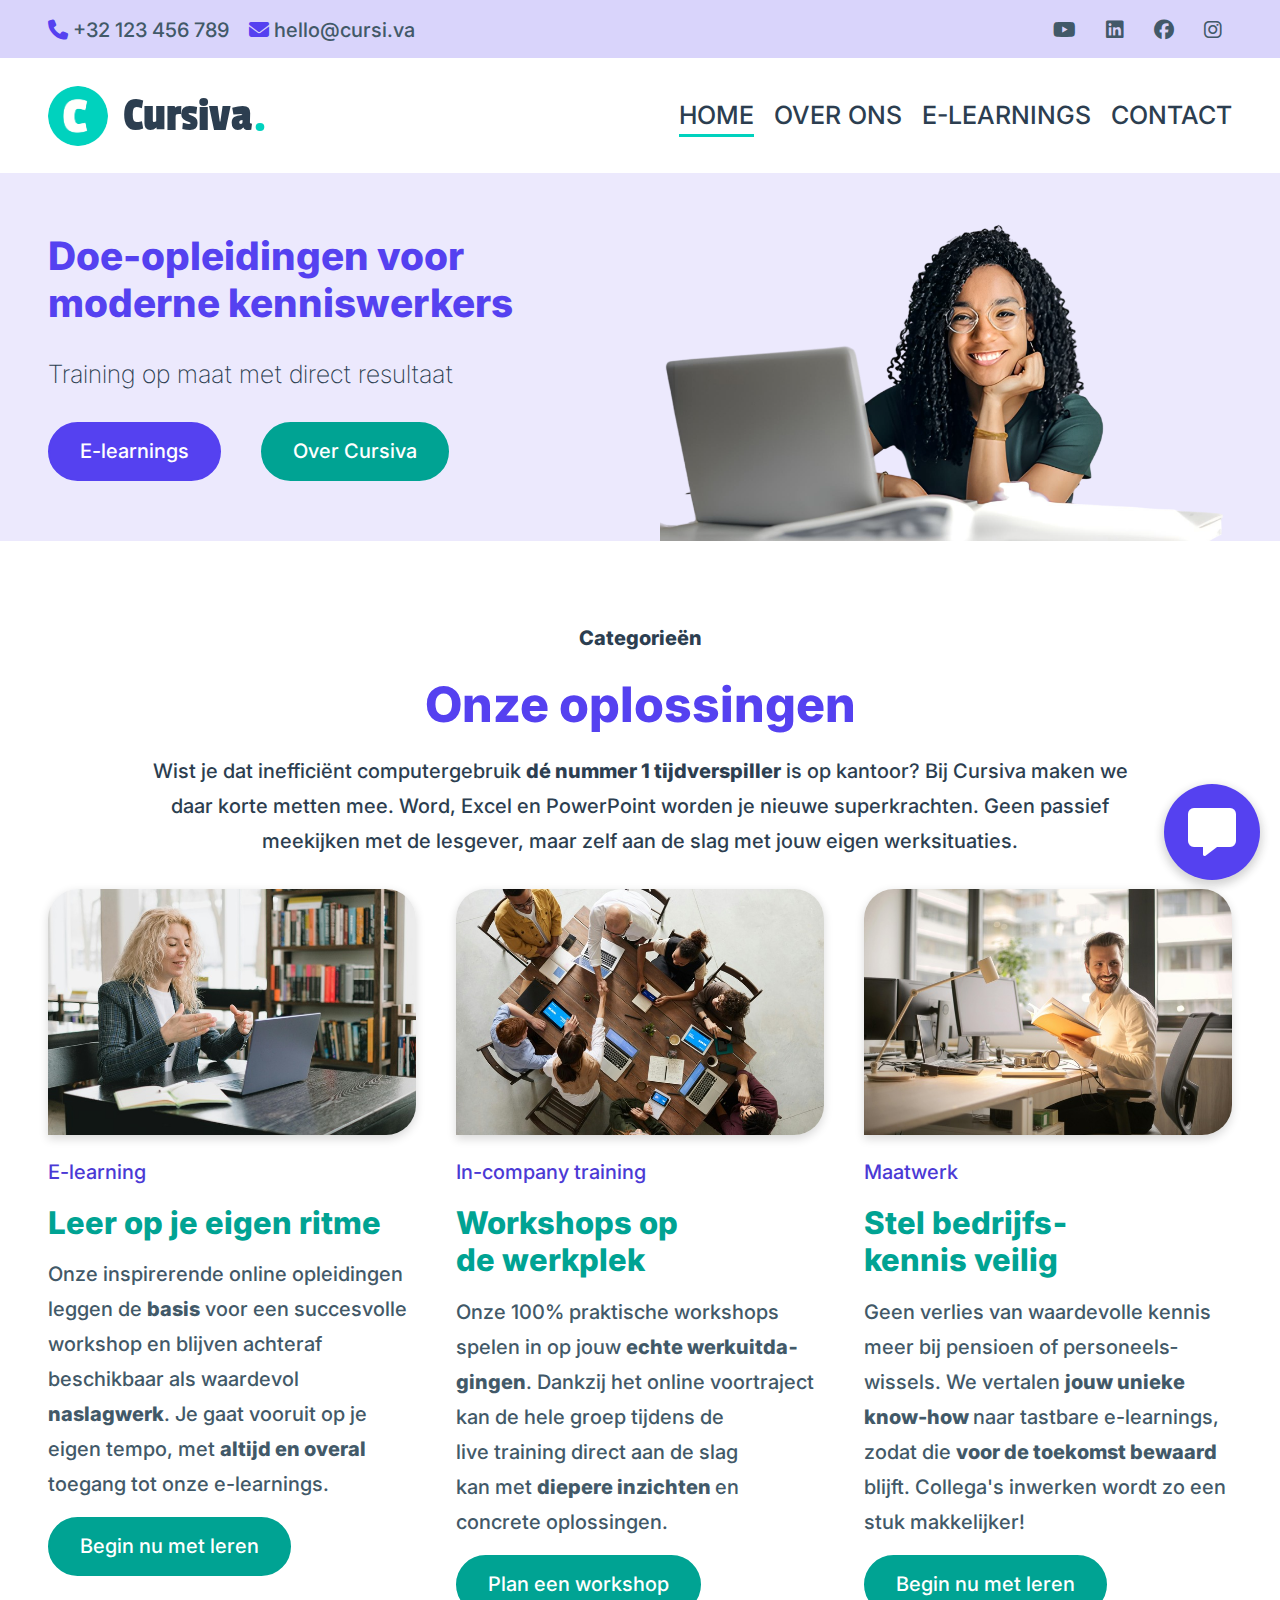
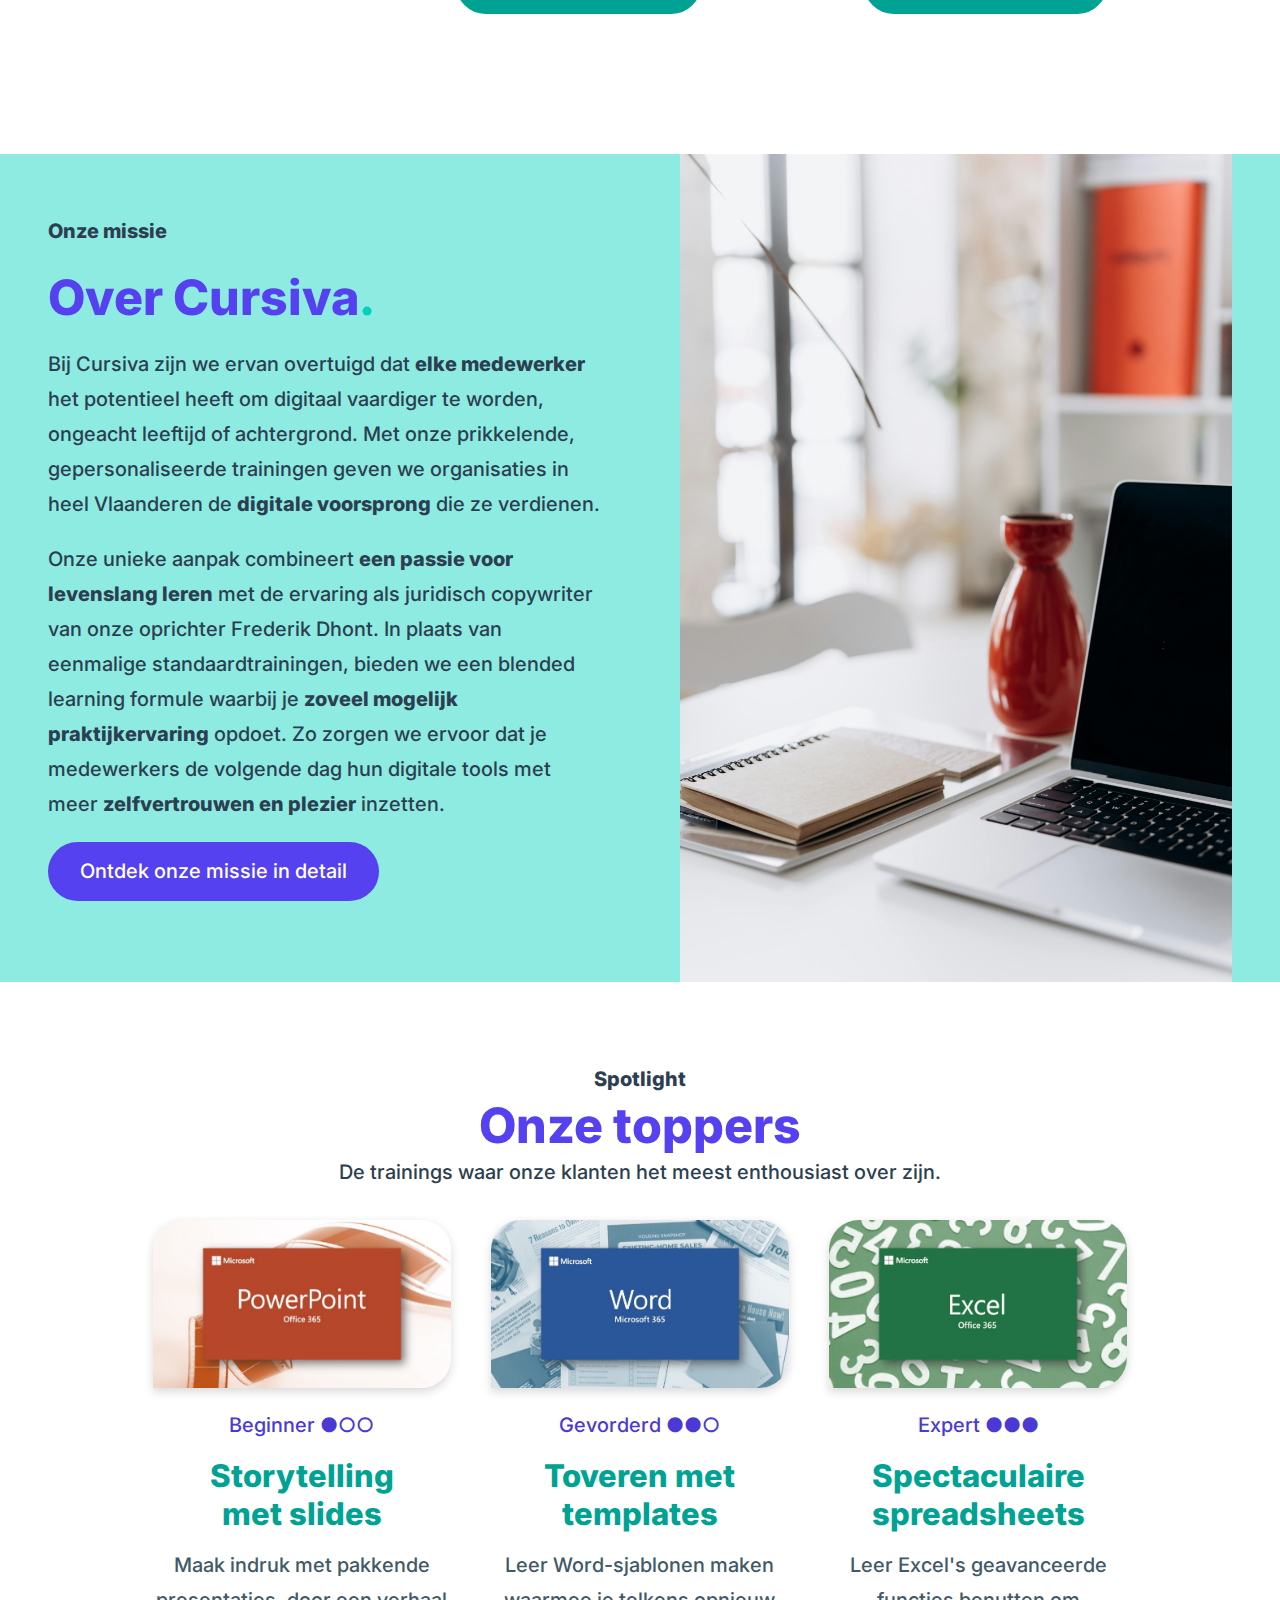
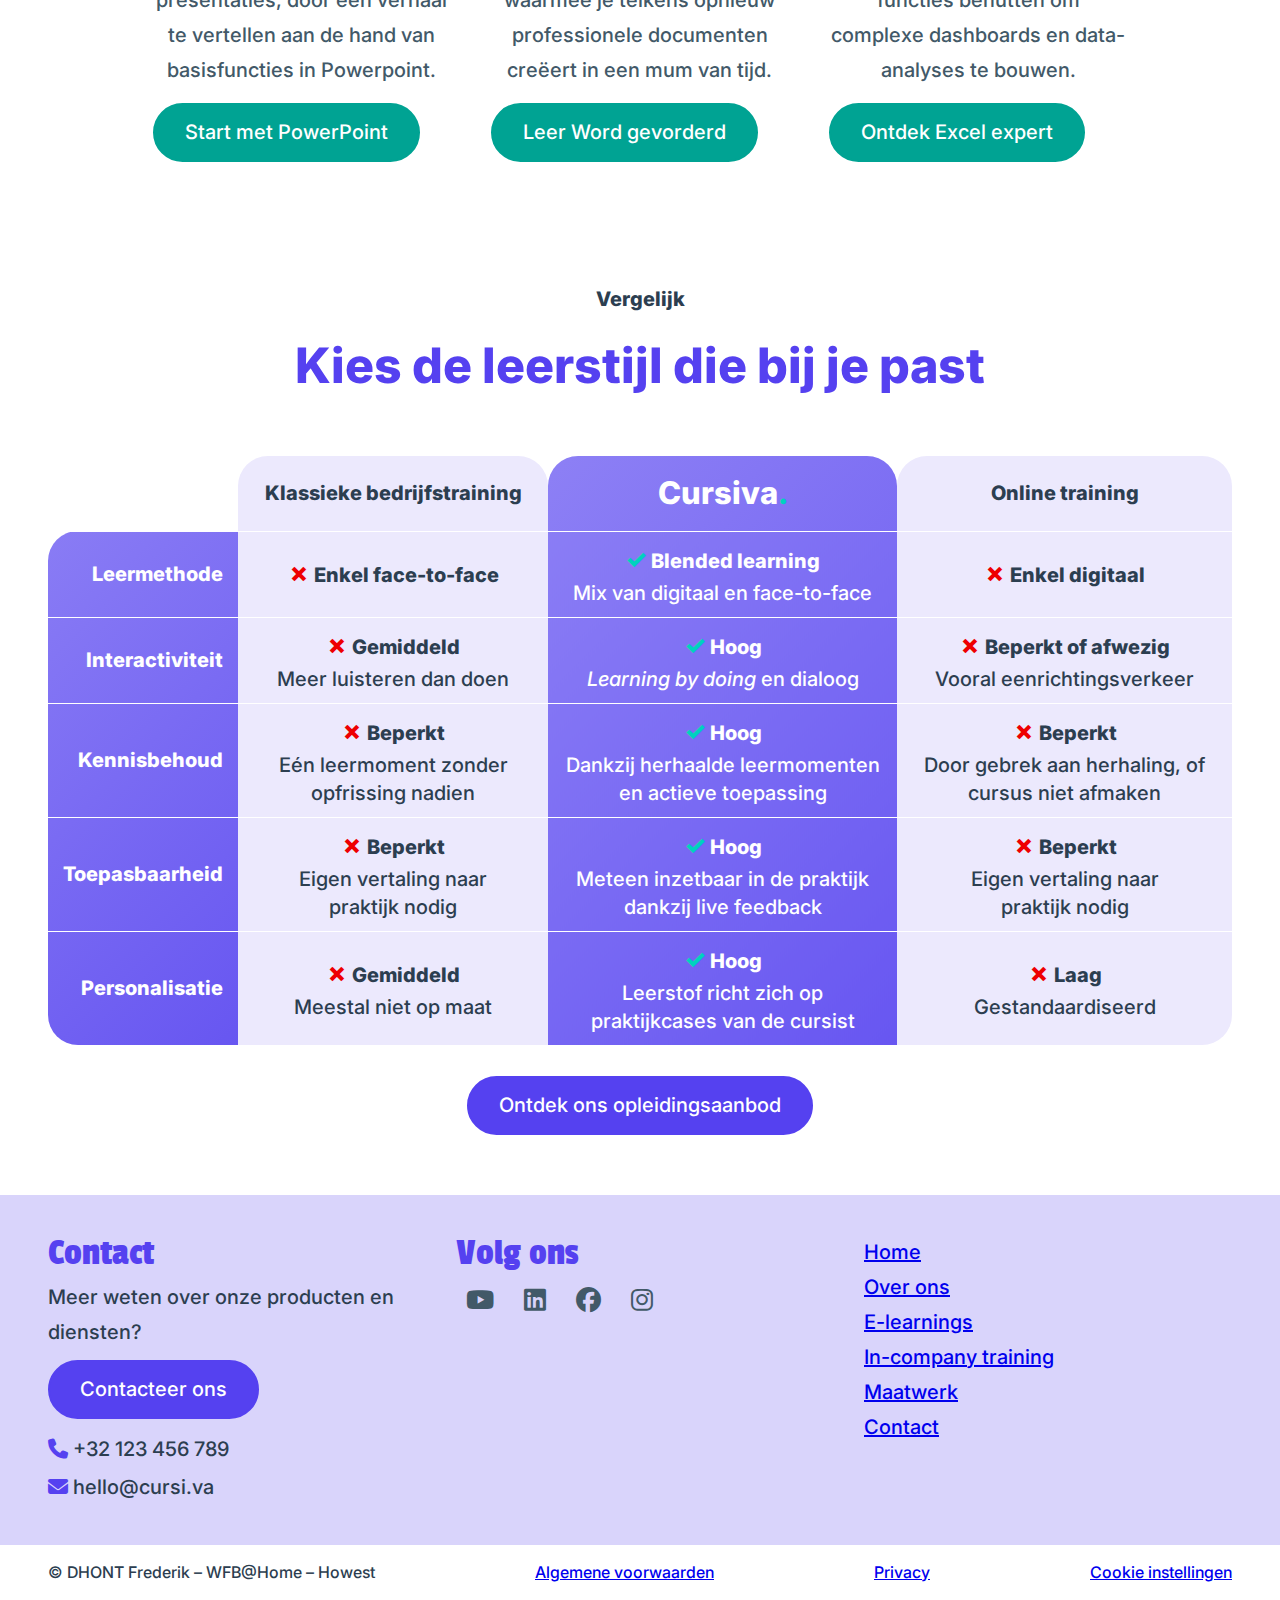
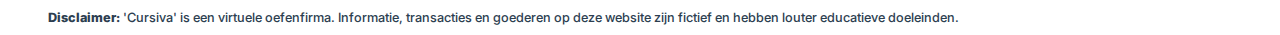
<file: index.html>
<!DOCTYPE html>
<html lang="nl">
  <head>
    <meta charset="UTF-8" />
    <meta name="viewport" content="width=device-width, initial-scale=1.0" />
    <title>Cursiva | Training op maat met direct resultaat</title>

    <link rel="icon" type="image/svg+xml" href="/favicon.svg" />
    <link
      rel="icon"
      type="image/png"
      href="/favicon/favicon-192x192.png"
      sizes="192x192"
    />
    <link
      rel="icon"
      type="image/png"
      href="/favicon/favicon-96x96.png"
      sizes="96x96"
    />
    <link rel="icon" href="/favicon/favicon.ico" type="image/x-icon" />
    <link rel="apple-touch-icon" href="/favicon/apple-touch-icon.png" />

    <link rel="stylesheet" href="css/reset.css" />
    <link rel="stylesheet" href="css/fonts.css" />
    <link rel="stylesheet" href="css/global.css" />
    <link rel="stylesheet" href="css/1_composition.css" />
    <link rel="stylesheet" href="css/2_utility.css" />
    <link rel="stylesheet" href="css/3_block.css" />
    <link
      rel="stylesheet"
      href="https://cdnjs.cloudflare.com/ajax/libs/font-awesome/6.6.0/css/all.min.css"
    />
  </head>
  <body>
    <header class="content-width">
      <div
        id="header-secondary"
        class="full-width | u-bg-primary-7 u-padding-block-xxs u-color-grey"
      >
        <div class="cluster | u-space-between">
          <ul id="header-contact" class="cluster | u-gap-s | b-contact-info">
            <li>
              <a href="tel:+32123456789"
                ><i class="fas fa-phone"></i> +32&nbsp;123&nbsp;456&nbsp;789</a
              >
            </li>
            <li>
              <a href="mailto:hello@cursi.va"
                ><i class="fa-solid fa-envelope"></i> hello@cursi.va</a
              >
            </li>
          </ul>
          <ul id="header-socials" class="cluster | u-gap-xxs | b-social-icons">
            <li>
              <a href="https://www.youtube.com" target="_blank">
                <i class="fab fa-youtube"></i>
              </a>
            </li>
            <li>
              <a href="https://linkedin.com" target="_blank"
                ><i class="fab fa-linkedin"></i
              ></a>
            </li>

            <li>
              <a href="https://facebook.com" target="_blank"
                ><i class="fab fa-facebook"></i
              ></a>
            </li>
            <li>
              <a href="https://instagram.com" target="_blank"
                ><i class="fab fa-instagram"></i
              ></a>
            </li>
          </ul>
        </div>
      </div>
      <div id="header-primary" class="cluster | u-bg-white u-space-between">
        <a href="#" id="header-brand" class="b-logo-grid">
          <div class="u-inline-size-xl u-border-radius-50pct">
            <img src="assets/icons/Cursiva-logo.png" alt="Cursiva logo" />
          </div>
          <div class="u-ff-heading u-fs-step-4 u-padding-block-l">
            Cursiva<span class="u-color-secondary">.</span>
          </div>
        </a>
        <nav
          id="header-nav"
          class="cluster | u-padding-block-s u-fs-step-1 u-uppercase"
        >
          <ul class="cluster u-align-center u-gap-s">
            <li class="b-active-page"><a href="#">Home</a></li>
            <li><a href="pages/about.html">Over ons</a></li>
            <li><a href="pages/shop-elearning.html">E-learnings</a></li>
            <li><a href="pages/contact.html">Contact</a></li>
          </ul>
        </nav>
      </div>
    </header>
    <main class="content-width">
      <div class="full-width | u-bg-primary-8">
        <header class="content-width switcher">
          <div class="stack-m | u-padding-block-xl">
            <h1 class="u-fs-step-3">
              Doe-opleidingen voor moderne kenniswerkers
            </h1>
            <span class="u-ff-tagline u-fs-step-1 u-fw"
              >Training op maat met direct resultaat</span
            >

            <div class="switcher">
              <a href="pages/shop-elearning.html" class="btn-primary"
                >E-learnings</a
              >
              <a href="pages/about.html" class="btn-secondary">Over Cursiva</a>
            </div>
          </div>
          <div class="flex">
            <img
              src="assets/images/Happy-woman-sitting-at-table-with-laptop.png"
              alt="Happy woman sitting at table with laptop"
              class="u-align-self-end"
            />
          </div>
        </header>
      </div>

      <section id="categorieen">
        <header id="categories" class="center stack-s | u-margin-top-xxl">
          <div class="b-prefix">Categorieën</div>
          <h2>Onze oplossingen</h2>
          <p>
            Wist je dat inefficiënt computergebruik
            <strong>dé nummer 1 tijdverspiller</strong> is op kantoor? Bij
            Cursiva maken we daar korte metten mee. Word, Excel en PowerPoint
            worden je nieuwe superkrachten. Geen passief meekijken met de
            lesgever, maar zelf aan de slag met jouw eigen werksituaties.
          </p>
        </header>
        <div class="switcher | u-margin-top-m u-margin-bottom-xl">
          <article class="stack-xs | b-card">
            <a href="pages/shop-elearning.html" class="stack-xs">
              <figure class="b-card-img">
                <img
                  src="assets/images/Woman-with-laptop-participating-in-online-training.jpg"
                  alt="Woman with laptop participating in online training"
                />
              </figure>
              <div class="b-card-meta">E-learning</div>
              <h3>Leer op je eigen ritme</h3>
              <p>
                Onze inspirerende online opleidingen leggen de
                <strong>basis</strong> voor een succesvolle workshop en blijven
                achteraf beschikbaar als waardevol <strong>naslagwerk</strong>.
                Je gaat vooruit op je eigen tempo, met
                <strong>altijd en overal</strong> toegang tot onze e-learnings.
              </p>
            </a>
            <a href="pages/shop-elearning.html" class="btn-secondary"
              >Begin nu met leren</a
            >
          </article>
          <article class="stack-xs | b-card">
            <a href="pages/shop-incompany.html" class="stack-xs">
              <figure class="b-card-img">
                <img
                  src="assets/images/Group-of-people-in-collaborative-workspace-with-laptops-tablets-and-notebooks.-Two-people-shaking-hands.jpg"
                  alt="Group of people in collaborative workspace with laptops tablets and notebooks. Two people shaking hands"
                />
              </figure>
              <div class="b-card-meta">In-company training</div>
              <h3>Workshops op de werkplek</h3>
              <p>
                Onze 100% praktische workshops spelen in op jouw
                <strong>echte werk&shy;uit&shy;da&shy;gin&shy;gen</strong>.
                Dankzij het online voor&shy;traject kan de hele groep tijdens de
                live training direct aan de slag kan met
                <strong> diepere inzichten </strong> en concrete oplossingen.
              </p>
            </a>
            <a href="pages/shop-incompany.html" class="btn-secondary"
              >Plan een workshop</a
            >
          </article>
          <article class="stack-xs | b-card">
            <a href="pages/shop-custom.html" class="stack-xs">
              <figure class="b-card-img">
                <img
                  src="assets/images/Man-in-white-shirt-sitting-at-desk-in-office-smiling.jpg"
                  alt="Man in white shirt sitting at desk in office smiling"
                />
              </figure>
              <div class="b-card-meta">Maatwerk</div>
              <h3>Stel bedrijfs&shy;kennis veilig</h3>
              <p>
                Geen verlies van waardevolle kennis meer bij pensioen of
                personeels&shy;wissels. We vertalen
                <strong>jouw unieke know-how </strong> naar tastbare
                e-learnings, zodat die
                <strong>voor de toekomst bewaard</strong> blijft. Collega's
                inwerken wordt zo een stuk makkelijker!
              </p>
            </a>
            <a href="pages/shop-custom.html" class="btn-secondary"
              >Begin nu met leren</a
            >
          </article>
        </div>
      </section>

      <section class="full-width | u-bg-secondary-5 u-margin-top-xxl">
        <div class="switcher | u-gap-xxl">
          <div id="about" class="stack-s | u-margin-block-xl">
            <div class="b-prefix">Onze missie</div>
            <h2>Over Cursiva<span class="u-color-secondary">.</span></h2>
            <p>
              Bij Cursiva zijn we ervan overtuigd dat
              <strong>elke medewerker</strong> het potentieel heeft om digitaal
              vaardiger te worden, ongeacht leeftijd of achtergrond. Met onze
              prikkelende, gepersonaliseerde trainingen geven we organisaties in
              heel Vlaanderen de <strong>digitale voorsprong</strong> die ze
              verdienen.
            </p>
            <p>
              Onze unieke aanpak combineert
              <strong>een passie voor levenslang leren</strong> met de ervaring
              als juridisch copywriter van onze oprichter Frederik Dhont. In
              plaats van eenmalige standaardtrainingen, bieden we een blended
              learning formule waarbij je
              <strong>zoveel mogelijk praktijkervaring</strong> opdoet. Zo
              zorgen we ervoor dat je medewerkers de volgende dag hun digitale
              tools met meer
              <strong>zelfvertrouwen en plezier</strong> inzetten.
            </p>
            <a href="pages/about.html" class="btn-primary"
              >Ontdek onze missie in detail</a
            >
          </div>
          <div class="flex">
            <img
              src="assets/images/Close-up-view-of-a-workspace-featuring-a-laptop-computer,-a-notebook,-and-a-red-vase.jpg"
              alt="Close up view of a workspace featuring a laptop computer, a notebook, and a red vase"
              style="align-self: center"
            />
          </div>
        </div>
      </section>
      <section id="spotlight" class="center | stack-s u-margin-top-xxl">
        <header>
          <span class="b-prefix">Spotlight</span>
          <h2>Onze toppers</h2>
          <p>De trainings waar onze klanten het meest enthousiast over zijn.</p>
        </header>
        <div class="switcher | u-margin-top-m u-margin-bottom-xl">
          <article class="stack-xs | b-card">
            <a href="pages/shop-elearning.html#powerpoint" class="stack-xs">
              <figure class="b-card-img">
                <img
                  src="assets/images/Microsoft-PowerPoint.jpg"
                  alt="Microsoft PowerPoint"
                />
              </figure>
              <div class="b-card-meta">Beginner ●○○</div>
              <h3>Storytelling met slides</h3>
              <p>
                Maak indruk met pakkende presentaties, door een verhaal te
                vertellen aan de hand van basisfuncties in Powerpoint.
              </p>
            </a>
            <a href="pages/shop-elearning.html#powerpoint" class="btn-secondary"
              >Start met PowerPoint</a
            >
          </article>

          <article class="stack-xs | b-card">
            <a href="pages/shop-elearning.html#word" class="stack-xs">
              <figure class="b-card-img">
                <img
                  src="assets/images/Microsoft-Word.jpg"
                  alt="Microsoft Word"
                />
              </figure>
              <div class="b-card-meta">Gevorderd ●●○</div>
              <h3>Toveren met templates</h3>
              <p>
                Leer Word-sjablonen maken waarmee je telkens opnieuw
                professionele documenten creëert in een mum van tijd.
              </p>
            </a>
            <a href="pages/shop-elearning.html#word" class="btn-secondary"
              >Leer Word gevorderd</a
            >
          </article>

          <article class="stack-xs | b-card">
            <a href="pages/shop-elearning.html#excel" class="stack-xs">
              <figure class="b-card-img">
                <img
                  src="assets/images/Microsoft-Excel.jpg"
                  alt="Microsoft Excel"
                />
              </figure>
              <div class="b-card-meta">Expert ●●●</div>
              <h3>Spectaculaire spreadsheets</h3>
              <p>
                Leer Excel's geavanceerde functies benutten om complexe
                dashboards en data-analyses te bouwen.
              </p>
            </a>
            <a href="pages/shop-elearning.html#excel" class="btn-secondary"
              >Ontdek Excel expert</a
            >
          </article>
        </div>
      </section>
      <section class="full-width">
        <div id="compare" class="stack-s center | u-margin-block-xl">
          <div class="b-prefix">Vergelijk</div>
          <h2>Kies de leerstijl die bij je past</h2>
        </div>
        <div class="u-table-wrapper">
          <table class="b-comparison-table">
            <colgroup>
              <col class="first-row" />
              <col class="compare-row" />
              <col class="brand-row" />
              <col class="compare-row" />
            </colgroup>
            <thead>
              <tr>
                <th></th>
                <th>Klassieke bedrijfstraining</th>
                <th>Cursiva<span class="u-color-secondary">.</span></th>
                <th>Online training</th>
              </tr>
            </thead>
            <tbody>
              <tr>
                <td><strong>Leermethode</strong></td>
                <td>
                  <strong
                    ><span class="icon-cross">✗</span> Enkel
                    face-to-face</strong
                  >
                </td>
                <td>
                  <p>
                    <strong
                      ><span class="icon-check">✓</span> Blended
                      learning</strong
                    >
                  </p>
                  <p>Mix van digitaal en face-to-face</p>
                </td>
                <td>
                  <strong
                    ><span class="icon-cross">✗</span> Enkel digitaal</strong
                  >
                </td>
              </tr>
              <tr>
                <td>
                  <strong>Interactiviteit</strong>
                </td>
                <td>
                  <p>
                    <strong><span class="icon-cross">✗</span> Gemiddeld</strong>
                  </p>
                  <p>Meer luisteren dan doen</p>
                </td>
                <td>
                  <p>
                    <strong><span class="icon-check">✓</span> Hoog</strong>
                  </p>
                  <p><em>Learning by doing</em> en dialoog</p>
                </td>
                <td>
                  <p>
                    <strong
                      ><span class="icon-cross">✗</span> Beperkt of
                      afwezig</strong
                    >
                  </p>
                  <p>Vooral eenrichtings&shy;verkeer</p>
                </td>
              </tr>
              <tr>
                <td><strong>Kennisbehoud</strong></td>
                <td>
                  <strong><span class="icon-cross">✗</span> Beperkt</strong>
                  <p>Eén leermoment zonder opfrissing nadien</p>
                </td>
                <td>
                  <p>
                    <strong><span class="icon-check">✓</span> Hoog</strong>
                  </p>
                  <p>Dankzij herhaalde leermomenten en actieve toepassing</p>
                </td>
                <td>
                  <p>
                    <strong><span class="icon-cross">✗</span> Beperkt</strong>
                  </p>
                  <p>Door gebrek aan herhaling, of cursus niet afmaken</p>
                </td>
              </tr>
              <tr>
                <td><strong>Toepasbaarheid</strong></td>
                <td>
                  <p>
                    <strong><span class="icon-cross">✗</span> Beperkt</strong>
                  </p>
                  <p>Eigen vertaling naar praktijk nodig</p>
                </td>
                <td>
                  <div>
                    <p>
                      <strong><span class="icon-check">✓</span> Hoog</strong>
                    </p>
                    <p>Meteen inzetbaar in de praktijk dankzij live feedback</p>
                  </div>
                </td>
                <td>
                  <p>
                    <strong><span class="icon-cross">✗</span> Beperkt</strong>
                  </p>
                  <p>Eigen vertaling naar praktijk nodig</p>
                </td>
              </tr>
              <tr>
                <td><strong>Personalisatie</strong></td>
                <td>
                  <p>
                    <strong><span class="icon-cross">✗</span> Gemiddeld</strong>
                  </p>
                  <p>Meestal niet op maat</p>
                </td>
                <td>
                  <p>
                    <strong><span class="icon-check">✓</span> Hoog</strong>
                  </p>
                  <p>Leerstof richt zich op praktijkcases van de cursist</p>
                </td>
                <td>
                  <p>
                    <strong><span class="icon-cross">✗</span> Laag</strong>
                  </p>
                  <p>Gestandaardiseerd</p>
                </td>
              </tr>
            </tbody>
          </table>
        </div>
        <a
          href="pages/shop-elearning.html"
          class="center | u-margin-block-m | btn-primary"
          >Ontdek ons opleidingsaanbod</a
        >
      </section>
    </main>
    <footer class="content-width | u-margin-top-m">
      <div class="full-width | u-bg-primary-7 u-padding-block-m-l">
        <div id="footer-primary" class="switcher | u-gap-l">
          <div class="stack-xxs">
            <div class="u-ff-heading u-fs-step-3 u-color-primary">Contact</div>
            <div>Meer weten over onze producten en diensten?</div>
            <a class="btn-primary" href="pages/contact.html">Contacteer ons</a>

            <ul class="b-contact-info">
              <li>
                <a href="tel:+32123456789"
                  ><i class="fas fa-phone"></i>
                  +32&nbsp;123&nbsp;456&nbsp;789</a
                >
              </li>
              <li>
                <a href="mailto:hello@cursi.va"
                  ><i class="fa-solid fa-envelope"></i> hello@cursi.va</a
                >
              </li>
            </ul>
          </div>
          <div class="stack-xxs">
            <div class="u-ff-heading u-fs-step-3 u-color-primary">Volg ons</div>
            <ul
              id="footer-socials"
              class="cluster | u-gap-xxs u-fs-step-1 | b-social-icons"
            >
              <li>
                <a href="https://www.youtube.com" target="_blank">
                  <i class="fab fa-youtube"></i>
                </a>
              </li>
              <li>
                <a href="https://linkedin.com" target="_blank"
                  ><i class="fab fa-linkedin"></i
                ></a>
              </li>

              <li>
                <a href="https://facebook.com" target="_blank"
                  ><i class="fab fa-facebook"></i
                ></a>
              </li>
              <li>
                <a href="https://instagram.com" target="_blank"
                  ><i class="fab fa-instagram"></i
                ></a>
              </li>
            </ul>
          </div>
          <nav>
            <ul>
              <li><a href="#">Home</a></li>
              <li><a href="pages/about.html">Over ons</a></li>
              <li><a href="pages/shop-elearning.html">E-learnings</a></li>
              <li>
                <a href="pages/shop-incompany.html">In-company training</a>
              </li>
              <li><a href="pages/shop-custom.html">Maatwerk</a></li>
              <li><a href="pages/contact.html">Contact</a></li>
            </ul>
          </nav>
        </div>
      </div>
      <div
        id="footer-secondary"
        class="cluster | u-space-between u-padding-block-xxs"
      >
        <small>&copy; DHONT Frederik – WFB@Home – Howest</small>
        <small><a href="pages/terms.html">Algemene voorwaarden</a></small>
        <small><a href="pages/privacy.html">Privacy</a></small>
        <small><a href="pages/cookies.html">Cookie instellingen</a></small>
      </div>
      <small
        id="footer-tertiary"
        class="u-fs-step--2 u-line-height-s u-padding-block-xxs"
      >
        <strong>Disclaimer:</strong> 'Cursiva' is een virtuele oefenfirma.
        Informatie, transacties en goederen op deze website zijn fictief en
        hebben louter educatieve doeleinden.</small
      >
      <a href="pages/contact.html" target="_blank">
        <div class="chat-support">
          <i class="fas fa-comment-alt"></i>
        </div>
      </a>
    </footer>
  </body>
</html>
</file>
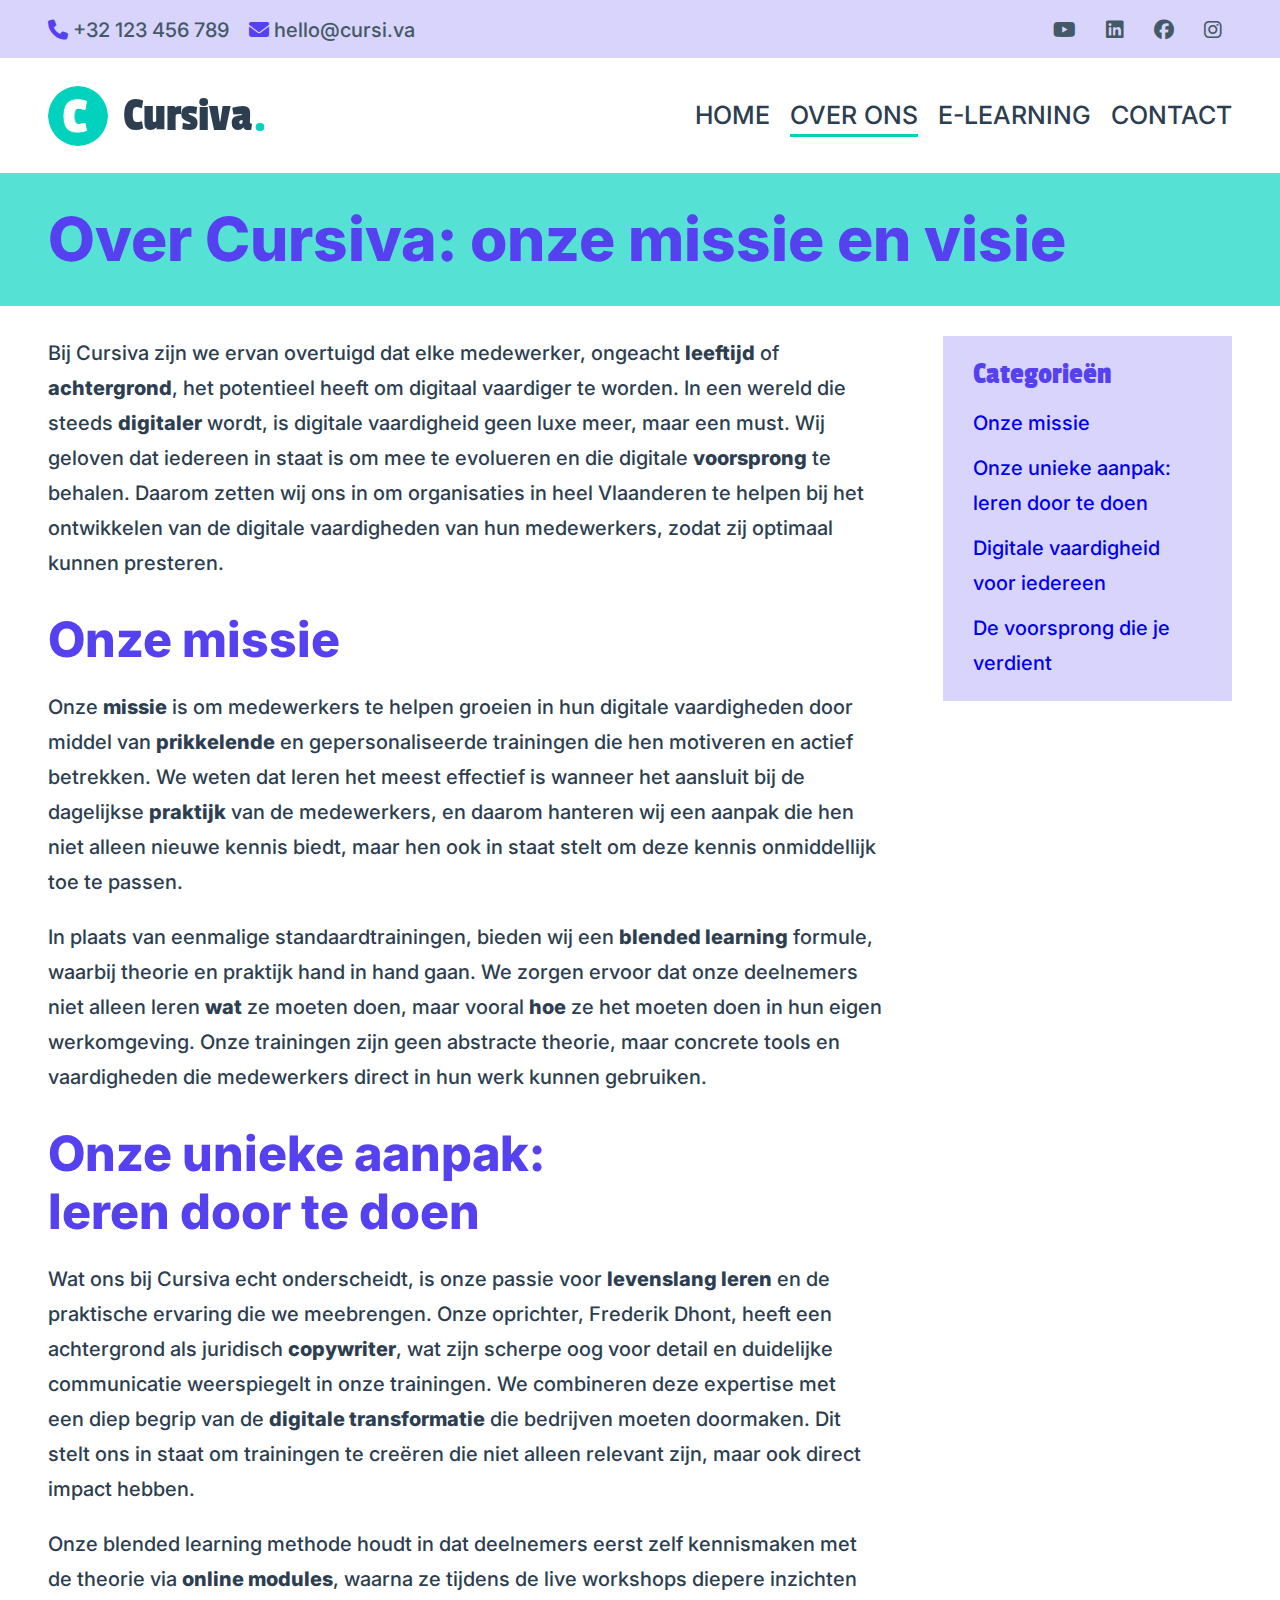
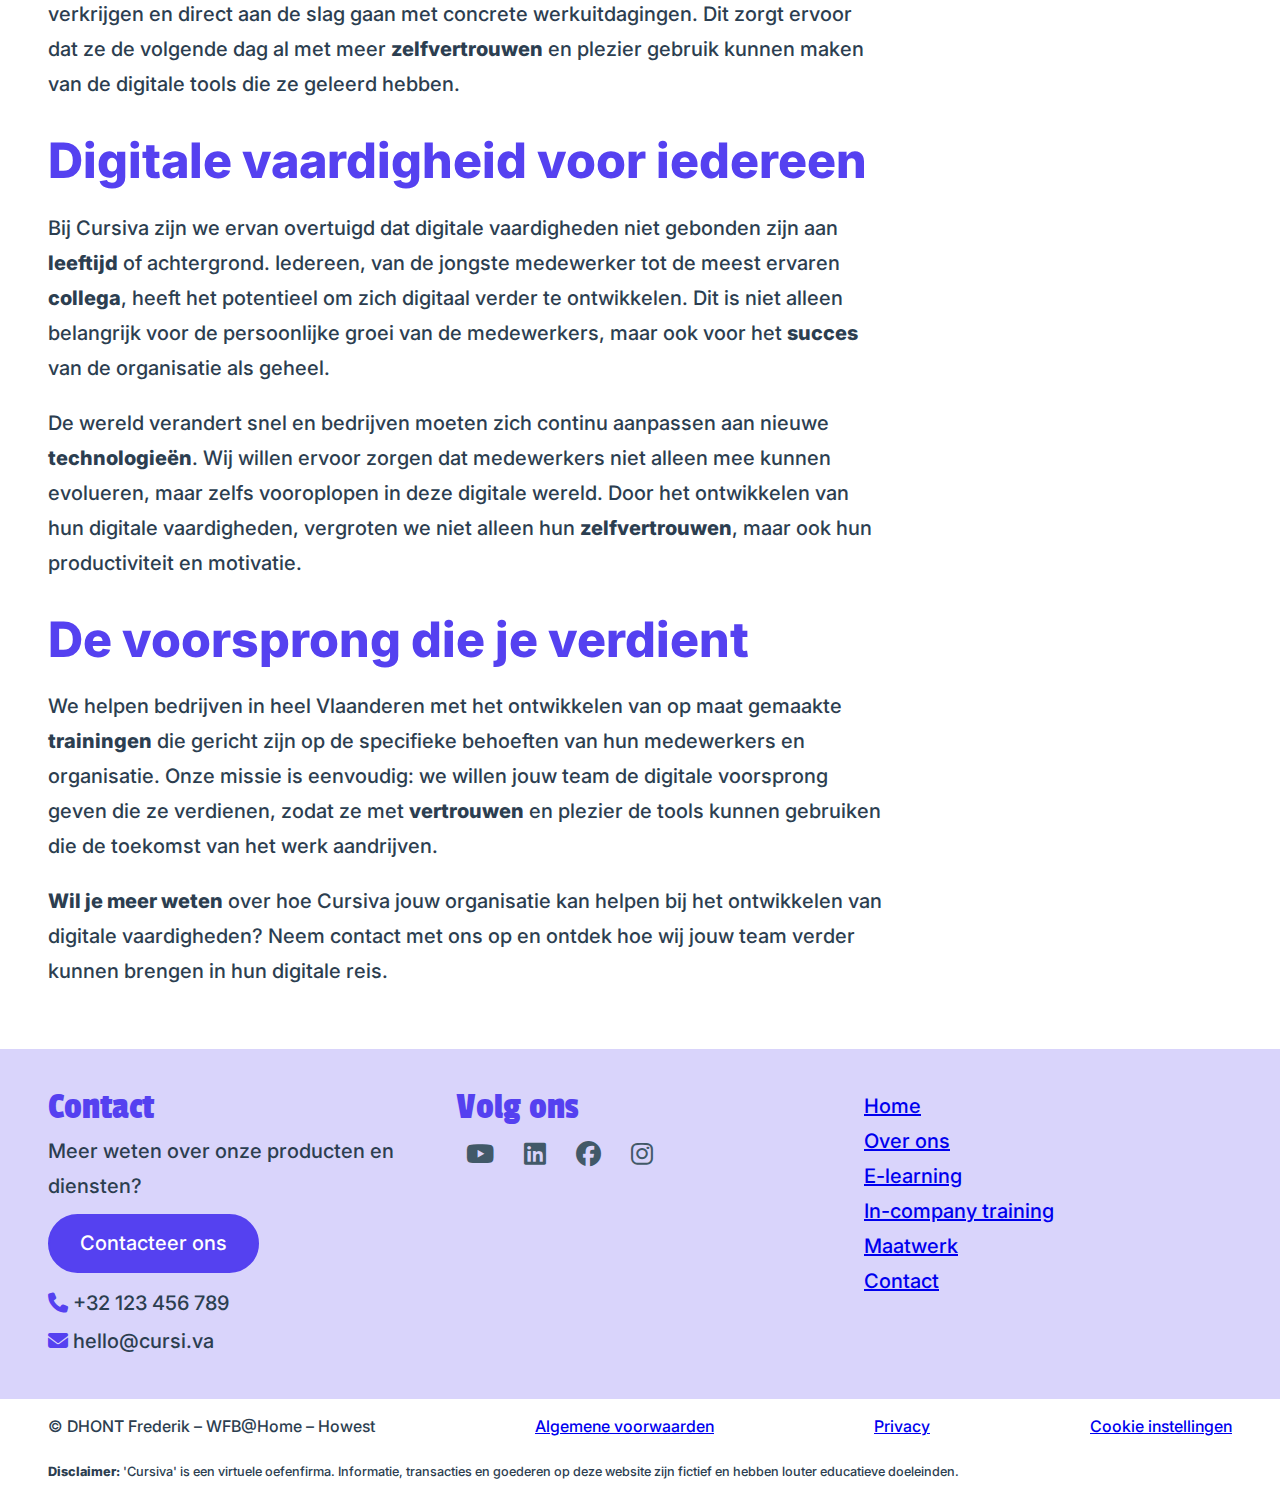
<file: pages/about.html>
<!DOCTYPE html>
<html lang="nl">
  <head>
    <meta charset="UTF-8" />
    <meta name="viewport" content="width=device-width, initial-scale=1.0" />
    <title>Over ons | Cursiva</title>

    <link rel="icon" type="image/svg+xml" href="/favicon.svg" />
    <link
      rel="icon"
      type="image/png"
      href="../favicon/favicon-192x192.png"
      sizes="192x192"
    />
    <link
      rel="icon"
      type="image/png"
      href="../favicon/favicon-96x96.png"
      sizes="96x96"
    />
    <link rel="icon" href="../favicon/favicon.ico" type="image/x-icon" />
    <link rel="apple-touch-icon" href="../favicon/apple-touch-icon.png" />

    <link rel="stylesheet" href="../css/reset.css" />
    <link rel="stylesheet" href="../css/fonts.css" />
    <link rel="stylesheet" href="../css/global.css" />
    <link rel="stylesheet" href="../css/1_composition.css" />
    <link rel="stylesheet" href="../css/2_utility.css" />
    <link rel="stylesheet" href="../css/3_block.css" />
    <link
      rel="stylesheet"
      href="https://cdnjs.cloudflare.com/ajax/libs/font-awesome/6.6.0/css/all.min.css"
    />
  </head>
  <body>
    <header class="content-width">
      <div
        id="header-secondary"
        class="full-width | u-bg-primary-7 u-padding-block-xxs u-color-grey"
      >
        <div class="cluster | u-space-between">
          <ul id="header-contact" class="cluster | u-gap-s | b-contact-info">
            <li>
              <a href="tel:+32123456789"
                ><i class="fas fa-phone"></i> +32&nbsp;123&nbsp;456&nbsp;789</a
              >
            </li>
            <li>
              <a href="mailto:hello@cursi.va"
                ><i class="fa-solid fa-envelope"></i> hello@cursi.va</a
              >
            </li>
          </ul>
          <ul id="header-socials" class="cluster | u-gap-xxs | b-social-icons">
            <li>
              <a href="https://www.youtube.com" target="_blank">
                <i class="fab fa-youtube"></i>
              </a>
            </li>
            <li>
              <a href="https://linkedin.com" target="_blank"
                ><i class="fab fa-linkedin"></i
              ></a>
            </li>

            <li>
              <a href="https://facebook.com" target="_blank"
                ><i class="fab fa-facebook"></i
              ></a>
            </li>
            <li>
              <a href="https://instagram.com" target="_blank"
                ><i class="fab fa-instagram"></i
              ></a>
            </li>
          </ul>
        </div>
      </div>
      <div id="header-primary" class="cluster | u-bg-white u-space-between">
        <a href="../index.html" id="header-brand" class="b-logo-grid">
          <div class="u-inline-size-xl u-border-radius-50pct">
            <img src="../assets/icons/Cursiva-logo.png" alt="Cursiva logo" />
          </div>
          <div class="u-ff-heading u-fs-step-4 u-padding-block-l">
            Cursiva<span class="u-color-secondary">.</span>
          </div>
        </a>
        <nav
          id="header-nav"
          class="cluster | u-padding-block-s u-fs-step-1 u-uppercase"
        >
          <ul class="cluster u-align-center u-gap-s">
            <li><a href="../index.html">Home</a></li>
            <li class="b-active-page"><a href="about.html">Over ons</a></li>
            <li>
              <a href="shop-elearning.html">E-learning</a>
            </li>
            <li><a href="contact.html">Contact</a></li>
          </ul>
        </nav>
      </div>
    </header>

    <main class="content-width">
      <header class="full-width u-bg-secondary-3 | u-margin-bottom-m">
        <h1 class="u-margin-block-m">Over Cursiva: onze missie en visie</h1>
      </header>

      <div class="with-sidebar">
        <div class="stack-m">
          <section class="stack-s">
            <p>
              Bij Cursiva zijn we ervan overtuigd dat elke medewerker, ongeacht
              <strong>leeftijd</strong> of <strong>achtergrond</strong>, het
              potentieel heeft om digitaal vaardiger te worden. In een wereld
              die steeds <strong>digitaler</strong> wordt, is digitale
              vaardigheid geen luxe meer, maar een must. Wij geloven dat
              iedereen in staat is om mee te evolueren en die digitale
              <strong>voorsprong</strong> te behalen. Daarom zetten wij ons in
              om organisaties in heel Vlaanderen te helpen bij het ontwikkelen
              van de digitale vaardigheden van hun medewerkers, zodat zij
              optimaal kunnen presteren.
            </p>
          </section>

          <section id="missie" class="stack-s">
            <h2>Onze missie</h2>
            <p>
              Onze <strong>missie</strong> is om medewerkers te helpen groeien
              in hun digitale vaardigheden door middel van
              <strong>prikkelende</strong> en gepersonaliseerde trainingen die
              hen motiveren en actief betrekken. We weten dat leren het meest
              effectief is wanneer het aansluit bij de dagelijkse
              <strong>praktijk</strong> van de medewerkers, en daarom hanteren
              wij een aanpak die hen niet alleen nieuwe kennis biedt, maar hen
              ook in staat stelt om deze kennis onmiddellijk toe te passen.
            </p>
            <p>
              In plaats van eenmalige standaardtrainingen, bieden wij een
              <strong>blended learning</strong> formule, waarbij theorie en
              praktijk hand in hand gaan. We zorgen ervoor dat onze deelnemers
              niet alleen leren <strong>wat</strong> ze moeten doen, maar vooral
              <strong>hoe</strong> ze het moeten doen in hun eigen werkomgeving.
              Onze trainingen zijn geen abstracte theorie, maar concrete tools
              en vaardigheden die medewerkers direct in hun werk kunnen
              gebruiken.
            </p>
          </section>

          <section id="aanpak" class="stack-s">
            <h2>Onze unieke aanpak: leren door te doen</h2>
            <p>
              Wat ons bij Cursiva echt onderscheidt, is onze passie voor
              <strong>levenslang leren</strong> en de praktische ervaring die we
              meebrengen. Onze oprichter, Frederik Dhont, heeft een achtergrond
              als juridisch <strong>copywriter</strong>, wat zijn scherpe oog
              voor detail en duidelijke communicatie weerspiegelt in onze
              trainingen. We combineren deze expertise met een diep begrip van
              de <strong>digitale transformatie</strong> die bedrijven moeten
              doormaken. Dit stelt ons in staat om trainingen te creëren die
              niet alleen relevant zijn, maar ook direct impact hebben.
            </p>
            <p>
              Onze blended learning methode houdt in dat deelnemers eerst zelf
              kennismaken met de theorie via <strong>online modules</strong>,
              waarna ze tijdens de live workshops diepere inzichten verkrijgen
              en direct aan de slag gaan met concrete werkuitdagingen. Dit zorgt
              ervoor dat ze de volgende dag al met meer
              <strong>zelfvertrouwen</strong> en plezier gebruik kunnen maken
              van de digitale tools die ze geleerd hebben.
            </p>
          </section>

          <section id="iedereen-mee" class="stack-s">
            <h2>Digitale vaardigheid voor iedereen</h2>
            <p>
              Bij Cursiva zijn we ervan overtuigd dat digitale vaardigheden niet
              gebonden zijn aan <strong>leeftijd</strong> of achtergrond.
              Iedereen, van de jongste medewerker tot de meest ervaren
              <strong>collega</strong>, heeft het potentieel om zich digitaal
              verder te ontwikkelen. Dit is niet alleen belangrijk voor de
              persoonlijke groei van de medewerkers, maar ook voor het
              <strong>succes</strong> van de organisatie als geheel.
            </p>
            <p>
              De wereld verandert snel en bedrijven moeten zich continu
              aanpassen aan nieuwe <strong>technologieën</strong>. Wij willen
              ervoor zorgen dat medewerkers niet alleen mee kunnen evolueren,
              maar zelfs vooroplopen in deze digitale wereld. Door het
              ontwikkelen van hun digitale vaardigheden, vergroten we niet
              alleen hun <strong>zelfvertrouwen</strong>, maar ook hun
              productiviteit en motivatie.
            </p>
          </section>

          <section id="voorsprong" class="stack-s">
            <h2>De voorsprong die je verdient</h2>
            <p>
              We helpen bedrijven in heel Vlaanderen met het ontwikkelen van op
              maat gemaakte <strong>trainingen</strong> die gericht zijn op de
              specifieke behoeften van hun medewerkers en organisatie. Onze
              missie is eenvoudig: we willen jouw team de digitale voorsprong
              geven die ze verdienen, zodat ze met
              <strong>vertrouwen</strong> en plezier de tools kunnen gebruiken
              die de toekomst van het werk aandrijven.
            </p>
            <p>
              <strong>Wil je meer weten</strong> over hoe Cursiva jouw
              organisatie kan helpen bij het ontwikkelen van digitale
              vaardigheden? Neem contact met ons op en ontdek hoe wij jouw team
              verder kunnen brengen in hun digitale reis.
            </p>
          </section>
        </div>
        <aside class="u-margin-bottom-m">
          <div
            class="stack-xs | u-bg-primary-7 | u-padding-block-s u-padding-inline-m"
          >
            <span class="u-ff-heading u-fs-step-2 u-color-primary">
              Categorieën
            </span>
            <ul class="stack-xxs no-bullets">
              <li><a href="#missie">Onze missie</a></li>
              <li>
                <a href="#aanpak">Onze unieke aanpak: leren door te doen</a>
              </li>
              <li>
                <a href="#iedereen-mee">Digitale vaardigheid voor iedereen</a>
              </li>
              <li><a href="#voorsprong">De voorsprong die je verdient</a></li>
            </ul>
          </div>
        </aside>
      </div>
    </main>

    <footer class="content-width | u-margin-top-xl">
      <div class="full-width | u-bg-primary-7 u-padding-block-m-l">
        <div id="footer-primary" class="switcher | u-gap-l">
          <div class="stack-xxs">
            <div class="u-ff-heading u-fs-step-3 u-color-primary">Contact</div>
            <div>Meer weten over onze producten en diensten?</div>
            <a class="btn-primary" href="contact.html">Contacteer ons</a>

            <ul class="b-contact-info">
              <li>
                <a href="tel:+32123456789"
                  ><i class="fas fa-phone"></i>
                  +32&nbsp;123&nbsp;456&nbsp;789</a
                >
              </li>
              <li>
                <a href="mailto:hello@cursi.va"
                  ><i class="fa-solid fa-envelope"></i> hello@cursi.va</a
                >
              </li>
            </ul>
          </div>
          <div class="stack-xxs">
            <div class="u-ff-heading u-fs-step-3 u-color-primary">Volg ons</div>
            <ul
              id="footer-socials"
              class="cluster | u-gap-xxs u-fs-step-1 | b-social-icons"
            >
              <li>
                <a href="https://www.youtube.com" target="_blank">
                  <i class="fab fa-youtube"></i>
                </a>
              </li>
              <li>
                <a href="https://linkedin.com" target="_blank"
                  ><i class="fab fa-linkedin"></i
                ></a>
              </li>

              <li>
                <a href="https://facebook.com" target="_blank"
                  ><i class="fab fa-facebook"></i
                ></a>
              </li>
              <li>
                <a href="https://instagram.com" target="_blank"
                  ><i class="fab fa-instagram"></i
                ></a>
              </li>
            </ul>
          </div>
          <nav>
            <ul>
              <li><a href="../index.html">Home</a></li>
              <li><a href="about.html">Over ons</a></li>
              <li><a href="shop-elearning.html">E-learning</a></li>
              <li>
                <a href="shop-incompany.html">In-company training</a>
              </li>
              <li><a href="shop-custom.html">Maatwerk</a></li>
              <li><a href="contact.html">Contact</a></li>
            </ul>
          </nav>
        </div>
      </div>
      <div
        id="footer-secondary"
        class="cluster | u-space-between u-padding-block-xxs"
      >
        <small>&copy; DHONT Frederik – WFB@Home – Howest</small>
        <small><a href="terms.html">Algemene voorwaarden</a></small>
        <small><a href="privacy.html">Privacy</a></small>
        <small><a href="cookies.html">Cookie instellingen</a></small>
      </div>
      <small
        id="footer-tertiary"
        class="u-fs-step--2 u-line-height-s u-padding-block-xxs"
      >
        <strong>Disclaimer:</strong> 'Cursiva' is een virtuele oefenfirma.
        Informatie, transacties en goederen op deze website zijn fictief en
        hebben louter educatieve doeleinden.</small
      >
    </footer>
  </body>
</html>
</file>
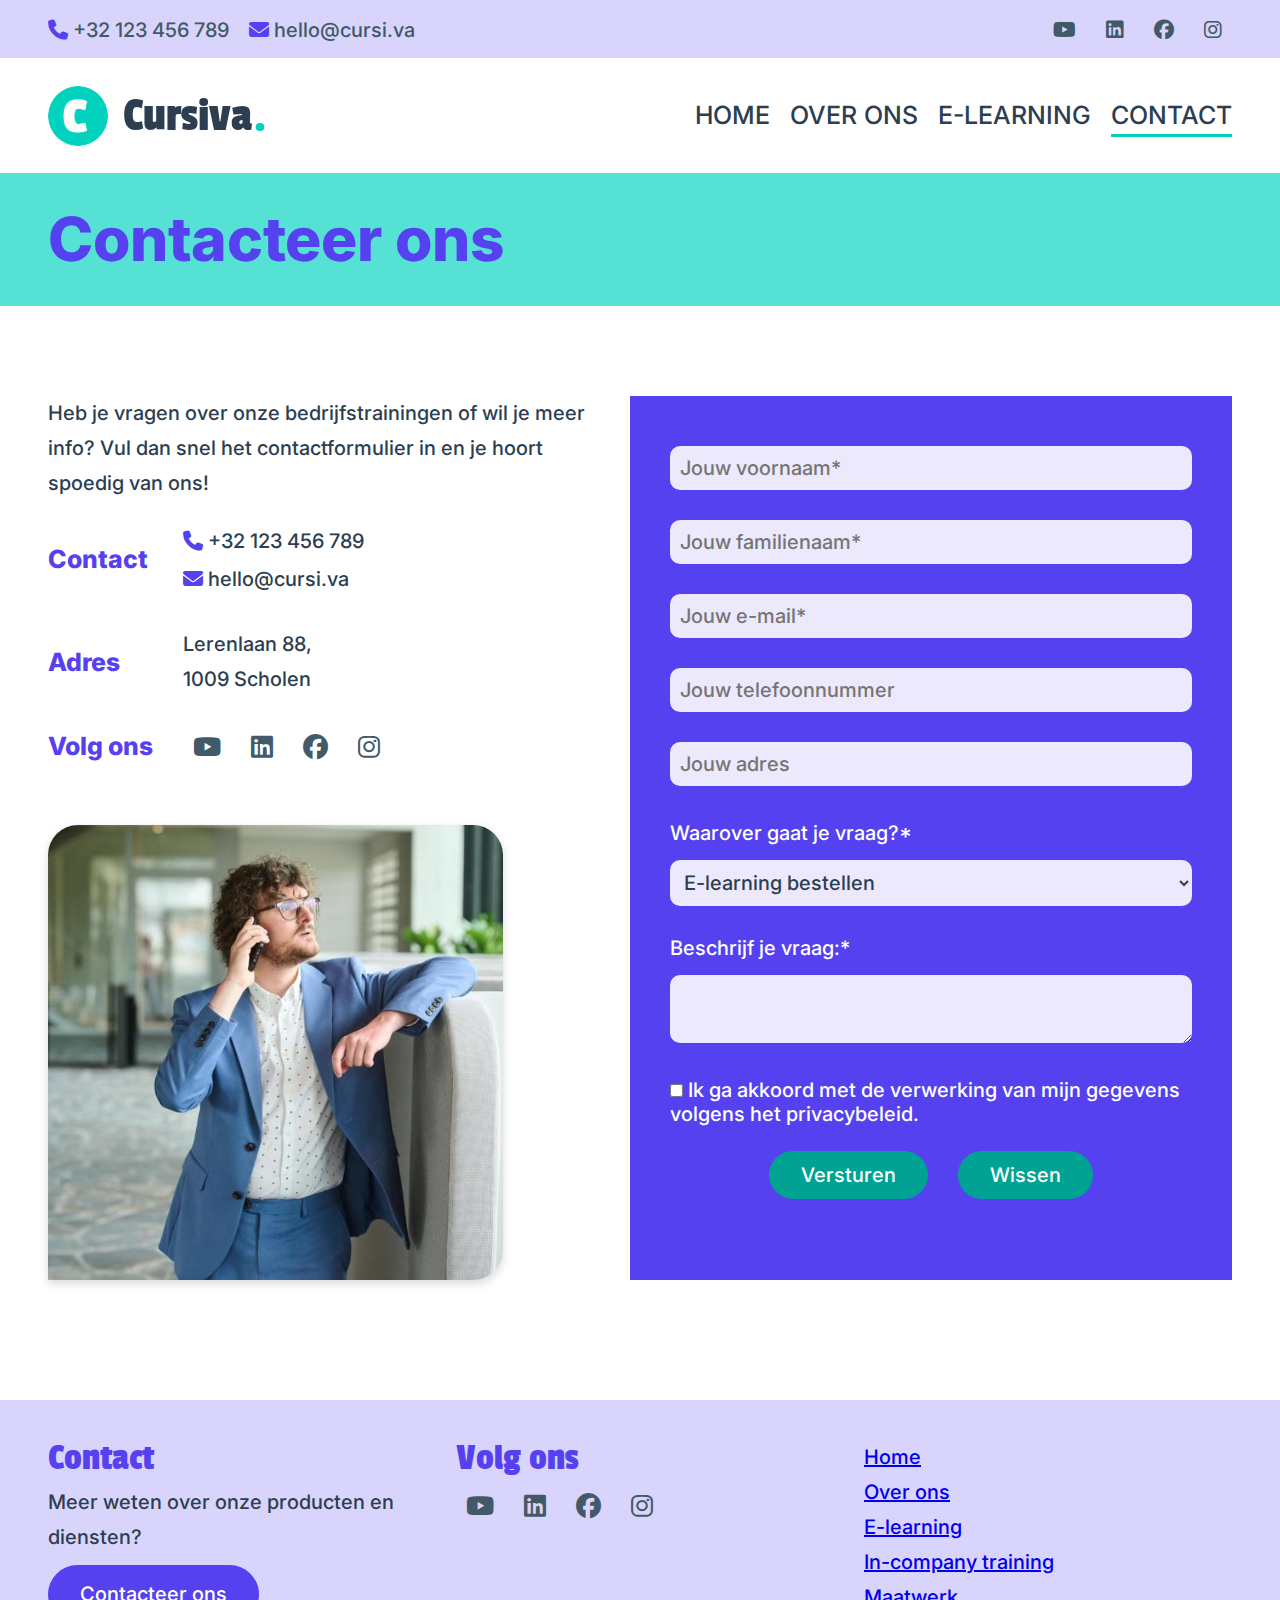
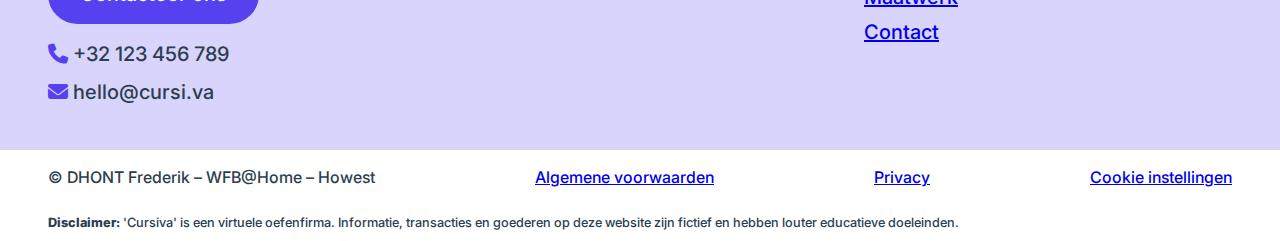
<file: pages/contact.html>
<!DOCTYPE html>
<html lang="nl">
  <head>
    <meta charset="UTF-8" />
    <meta name="viewport" content="width=device-width, initial-scale=1.0" />
    <title>Contact | Cursiva</title>

    <link rel="icon" type="image/svg+xml" href="/favicon.svg" />
    <link
      rel="icon"
      type="image/png"
      href="../favicon/favicon-192x192.png"
      sizes="192x192"
    />
    <link
      rel="icon"
      type="image/png"
      href="../favicon/favicon-96x96.png"
      sizes="96x96"
    />
    <link rel="icon" href="../favicon/favicon.ico" type="image/x-icon" />
    <link rel="apple-touch-icon" href="../favicon/apple-touch-icon.png" />

    <link rel="stylesheet" href="../css/reset.css" />
    <link rel="stylesheet" href="../css/fonts.css" />
    <link rel="stylesheet" href="../css/global.css" />
    <link rel="stylesheet" href="../css/1_composition.css" />
    <link rel="stylesheet" href="../css/2_utility.css" />
    <link rel="stylesheet" href="../css/3_block.css" />
    <link
      rel="stylesheet"
      href="https://cdnjs.cloudflare.com/ajax/libs/font-awesome/6.6.0/css/all.min.css"
    />
  </head>
  <body>
    <header class="content-width">
      <div
        id="header-secondary"
        class="full-width | u-bg-primary-7 u-padding-block-xxs u-color-grey"
      >
        <div class="cluster | u-space-between">
          <ul id="header-contact" class="cluster | u-gap-s | b-contact-info">
            <li>
              <a href="tel:+32123456789"
                ><i class="fas fa-phone"></i> +32&nbsp;123&nbsp;456&nbsp;789</a
              >
            </li>
            <li>
              <a href="mailto:hello@cursi.va"
                ><i class="fa-solid fa-envelope"></i> hello@cursi.va</a
              >
            </li>
          </ul>
          <ul id="header-socials" class="cluster | u-gap-xxs | b-social-icons">
            <li>
              <a href="https://www.youtube.com" target="_blank">
                <i class="fab fa-youtube"></i>
              </a>
            </li>
            <li>
              <a href="https://linkedin.com" target="_blank"
                ><i class="fab fa-linkedin"></i
              ></a>
            </li>

            <li>
              <a href="https://facebook.com" target="_blank"
                ><i class="fab fa-facebook"></i
              ></a>
            </li>
            <li>
              <a href="https://instagram.com" target="_blank"
                ><i class="fab fa-instagram"></i
              ></a>
            </li>
          </ul>
        </div>
      </div>
      <div id="header-primary" class="cluster | u-bg-white u-space-between">
        <a href="../index.html" id="header-brand" class="b-logo-grid">
          <div class="u-inline-size-xl u-border-radius-50pct">
            <img src="../assets/icons/Cursiva-logo.png" alt="Cursiva logo" />
          </div>
          <div class="u-ff-heading u-fs-step-4 u-padding-block-l">
            Cursiva<span class="u-color-secondary">.</span>
          </div>
        </a>
        <nav
          id="header-nav"
          class="cluster | u-padding-block-s u-fs-step-1 u-uppercase"
        >
          <ul class="cluster u-align-center u-gap-s">
            <li><a href="../index.html">Home</a></li>
            <li><a href="about.html">Over ons</a></li>
            <li>
              <a href="shop-elearning.html">E-learning</a>
            </li>
            <li class="b-active-page"><a href="contact.html">Contact</a></li>
          </ul>
        </nav>
      </div>
    </header>

    <main class="content-width">
      <header class="full-width u-bg-secondary-3 | u-margin-bottom-m">
        <h1 class="u-margin-block-m">Contacteer ons</h1>
      </header>

      <section id="contact-us" class="switcher | u-margin-block-xl">
        <div class="stack-s">
          <p>
            Heb je vragen over onze bedrijfstrainingen of wil je meer info? Vul
            dan snel het contactformulier in en je hoort spoedig van ons!
          </p>

          <div class="b-contact-details">
            <h2 class="u-fs-step-1">Contact</h2>
            <ul class="b-contact-info">
              <li>
                <a href="tel:+32123456789"
                  ><i class="fas fa-phone"></i>
                  +32&nbsp;123&nbsp;456&nbsp;789</a
                >
              </li>
              <li>
                <a href="mailto:hello@cursi.va"
                  ><i class="fa-solid fa-envelope"></i> hello@cursi.va</a
                >
              </li>
            </ul>
            <h2 class="u-fs-step-1">Adres</h2>
            <address>
              Lerenlaan 88,<br />
              1009 Scholen
            </address>
            <h2 class="u-fs-step-1">Volg ons</h2>
            <ul
              id="footer-socials"
              class="cluster | u-gap-xxs u-fs-step-1 | b-social-icons"
            >
              <li>
                <a href="https://www.youtube.com" target="_blank">
                  <i class="fab fa-youtube"></i>
                </a>
              </li>
              <li>
                <a href="https://linkedin.com" target="_blank"
                  ><i class="fab fa-linkedin"></i
                ></a>
              </li>
              <li>
                <a href="https://facebook.com" target="_blank"
                  ><i class="fab fa-facebook"></i
                ></a>
              </li>
              <li>
                <a href="https://instagram.com" target="_blank"
                  ><i class="fab fa-instagram"></i
                ></a>
              </li>
            </ul>
          </div>
          <figure class="u-margin-top-xl | b-card-img">
            <img
              src="../assets/images/Cursiva-founder-Frederik-making-a-phone-call.jpg"
              alt="Cursiva founder Frederik making a phone call"
            />
          </figure>
        </div>
        <form
          action="https://jkorpela.fi/cgi-bin/echo.cgi"
          method="post"
          class="stack-xs | u-bg-primary u-padding-block-l u-padding-inline-m"
        >
          <!-- Contacts -->
          <fieldset class="stack-m">
            <input
              type="text"
              id="first-name"
              name="first-name"
              placeholder="Jouw voornaam*"
              required
            />
            <input
              type="text"
              id="last-name"
              name="last-name"
              placeholder="Jouw familienaam*"
              required
            />
            <input
              type="email"
              id="email"
              name="email"
              placeholder="Jouw e-mail*"
              required
            />
            <input
              type="tel"
              id="phone"
              name="phone"
              placeholder="Jouw telefoonnummer"
            />
            <input
              type="text"
              id="address"
              name="address"
              placeholder="Jouw adres"
            />
          </fieldset>
          <!-- Question -->
          <fieldset class="stack-m">
            <div class="stack-xs">
              <label for="reason">Waarover gaat je vraag?*</label>
              <select id="reason" name="reason">
                <option value="aanmelding">E-learning bestellen</option>
                <option value="aanmelding">Informatie over trainingen</option>
                <option value="aanmelding">Offerte aanvragen</option>
                <option value="support">Technische ondersteuning</option>
                <option value="feedback">Facturen en betalingen</option>
                <option value="feedback">Feedback geven</option>
                <option value="overig">Andere vraag</option>
              </select>
            </div>
            <div class="stack-xs">
              <label for="question">Beschrijf je vraag:*</label>
              <textarea
                id="question"
                name="question"
                rows="2"
                required
              ></textarea>
            </div>
          </fieldset>
          <!-- GDPR consent -->
          <fieldset class="stack-s">
            <label>
              <input type="checkbox" id="gdpr" name="gdpr" required />
              Ik ga akkoord met de verwerking van mijn gegevens volgens het
              privacybeleid.
            </label>
          </fieldset>
          <!-- Send and reset -->
          <div class="center">
            <div class="cluster | u-gap-m">
              <button type="submit" class="btn-secondary">Versturen</button>
              <button type="reset" class="btn-secondary">Wissen</button>
            </div>
          </div>
        </form>
      </section>
    </main>

    <footer class="content-width | u-margin-top-xl">
      <div class="full-width | u-bg-primary-7 u-padding-block-m-l">
        <div id="footer-primary" class="switcher | u-gap-l">
          <div class="stack-xxs">
            <div class="u-ff-heading u-fs-step-3 u-color-primary">Contact</div>
            <div>Meer weten over onze producten en diensten?</div>
            <a class="btn-primary" href="contact.html">Contacteer ons</a>

            <ul class="b-contact-info">
              <li>
                <a href="tel:+32123456789"
                  ><i class="fas fa-phone"></i>
                  +32&nbsp;123&nbsp;456&nbsp;789</a
                >
              </li>
              <li>
                <a href="mailto:hello@cursi.va"
                  ><i class="fa-solid fa-envelope"></i> hello@cursi.va</a
                >
              </li>
            </ul>
          </div>
          <div class="stack-xxs">
            <div class="u-ff-heading u-fs-step-3 u-color-primary">Volg ons</div>
            <ul
              id="footer-socials"
              class="cluster | u-gap-xxs u-fs-step-1 | b-social-icons"
            >
              <li>
                <a href="https://www.youtube.com" target="_blank">
                  <i class="fab fa-youtube"></i>
                </a>
              </li>
              <li>
                <a href="https://linkedin.com" target="_blank"
                  ><i class="fab fa-linkedin"></i
                ></a>
              </li>

              <li>
                <a href="https://facebook.com" target="_blank"
                  ><i class="fab fa-facebook"></i
                ></a>
              </li>
              <li>
                <a href="https://instagram.com" target="_blank"
                  ><i class="fab fa-instagram"></i
                ></a>
              </li>
            </ul>
          </div>
          <nav>
            <ul>
              <li><a href="../index.html">Home</a></li>
              <li><a href="about.html">Over ons</a></li>
              <li><a href="shop-elearning.html">E-learning</a></li>
              <li>
                <a href="shop-incompany.html">In-company training</a>
              </li>
              <li><a href="shop-custom.html">Maatwerk</a></li>
              <li><a href="contact.html">Contact</a></li>
            </ul>
          </nav>
        </div>
      </div>
      <div
        id="footer-secondary"
        class="cluster | u-space-between u-padding-block-xxs"
      >
        <small>&copy; DHONT Frederik – WFB@Home – Howest</small>
        <small><a href="terms.html">Algemene voorwaarden</a></small>
        <small><a href="privacy.html">Privacy</a></small>
        <small><a href="cookies.html">Cookie instellingen</a></small>
      </div>
      <small
        id="footer-tertiary"
        class="u-fs-step--2 u-line-height-s u-padding-block-xxs"
      >
        <strong>Disclaimer:</strong> 'Cursiva' is een virtuele oefenfirma.
        Informatie, transacties en goederen op deze website zijn fictief en
        hebben louter educatieve doeleinden.</small
      >
    </footer>
  </body>
</html>
</file>
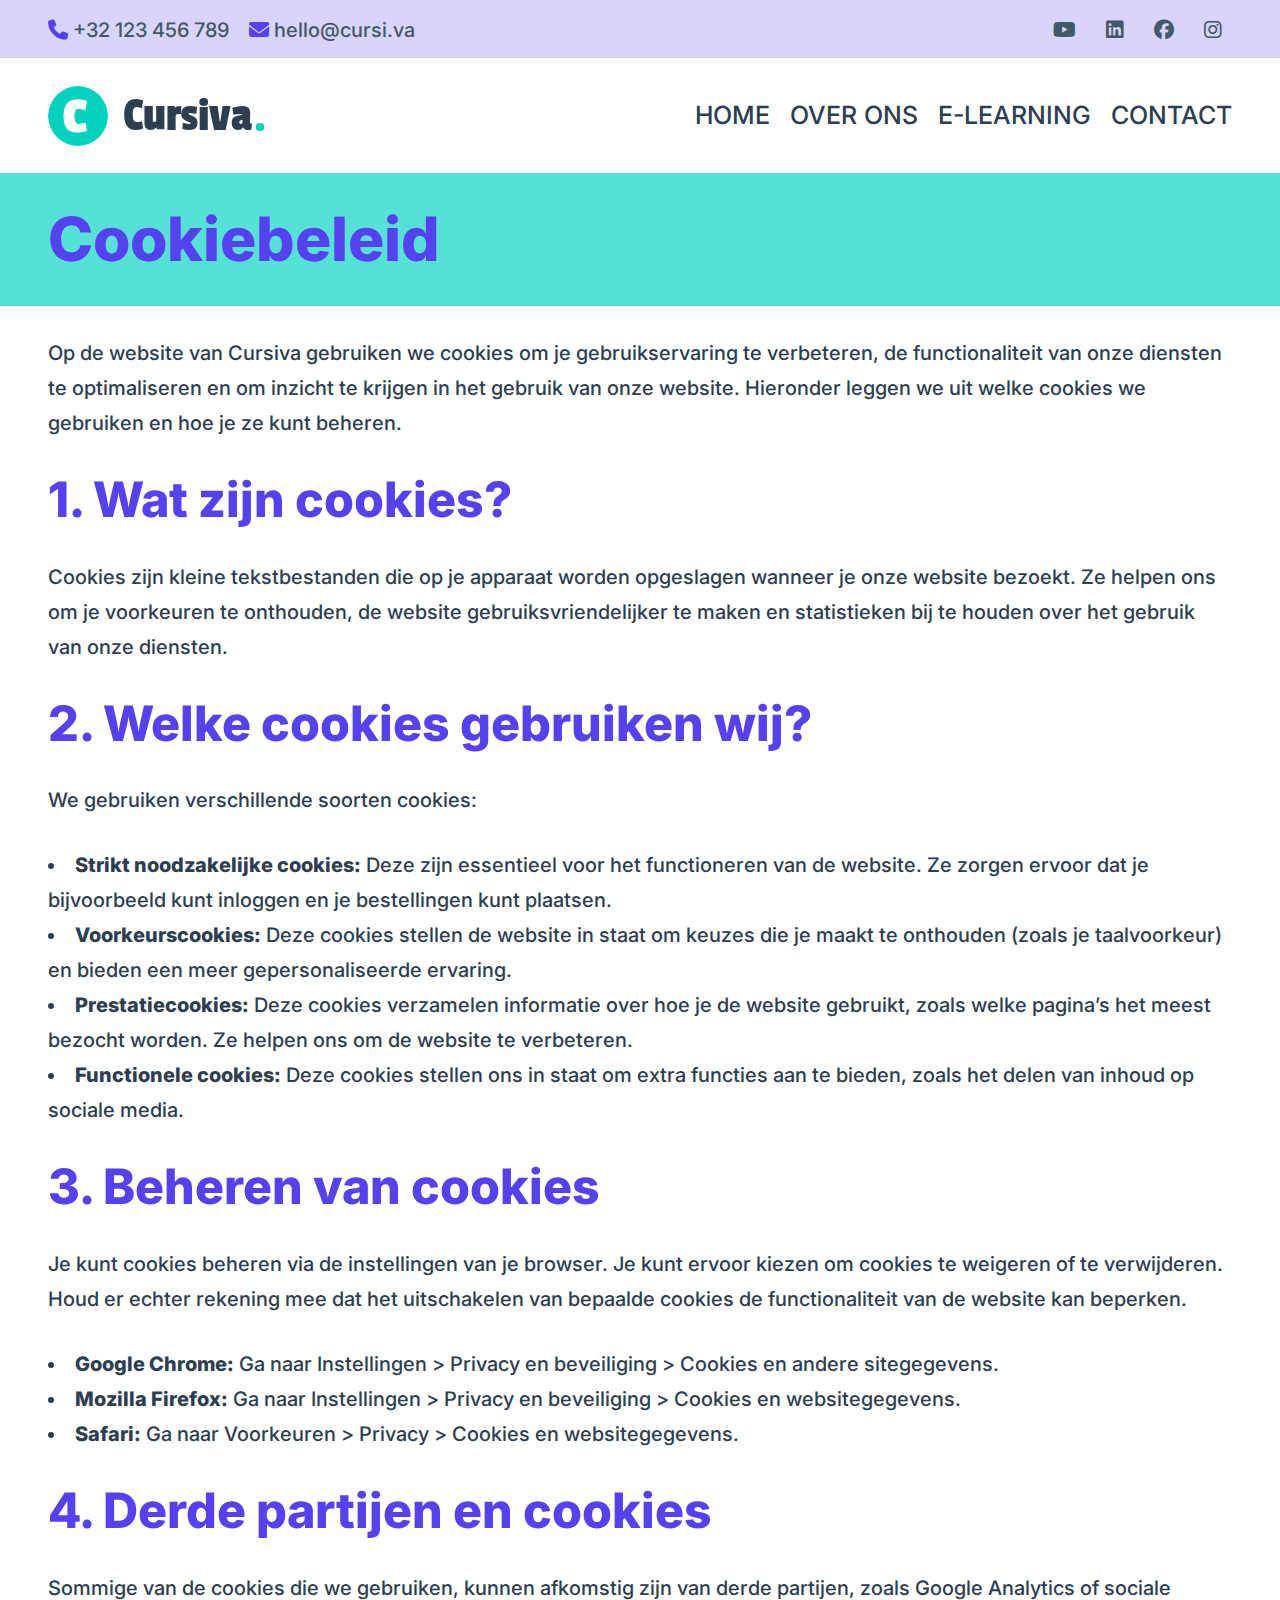
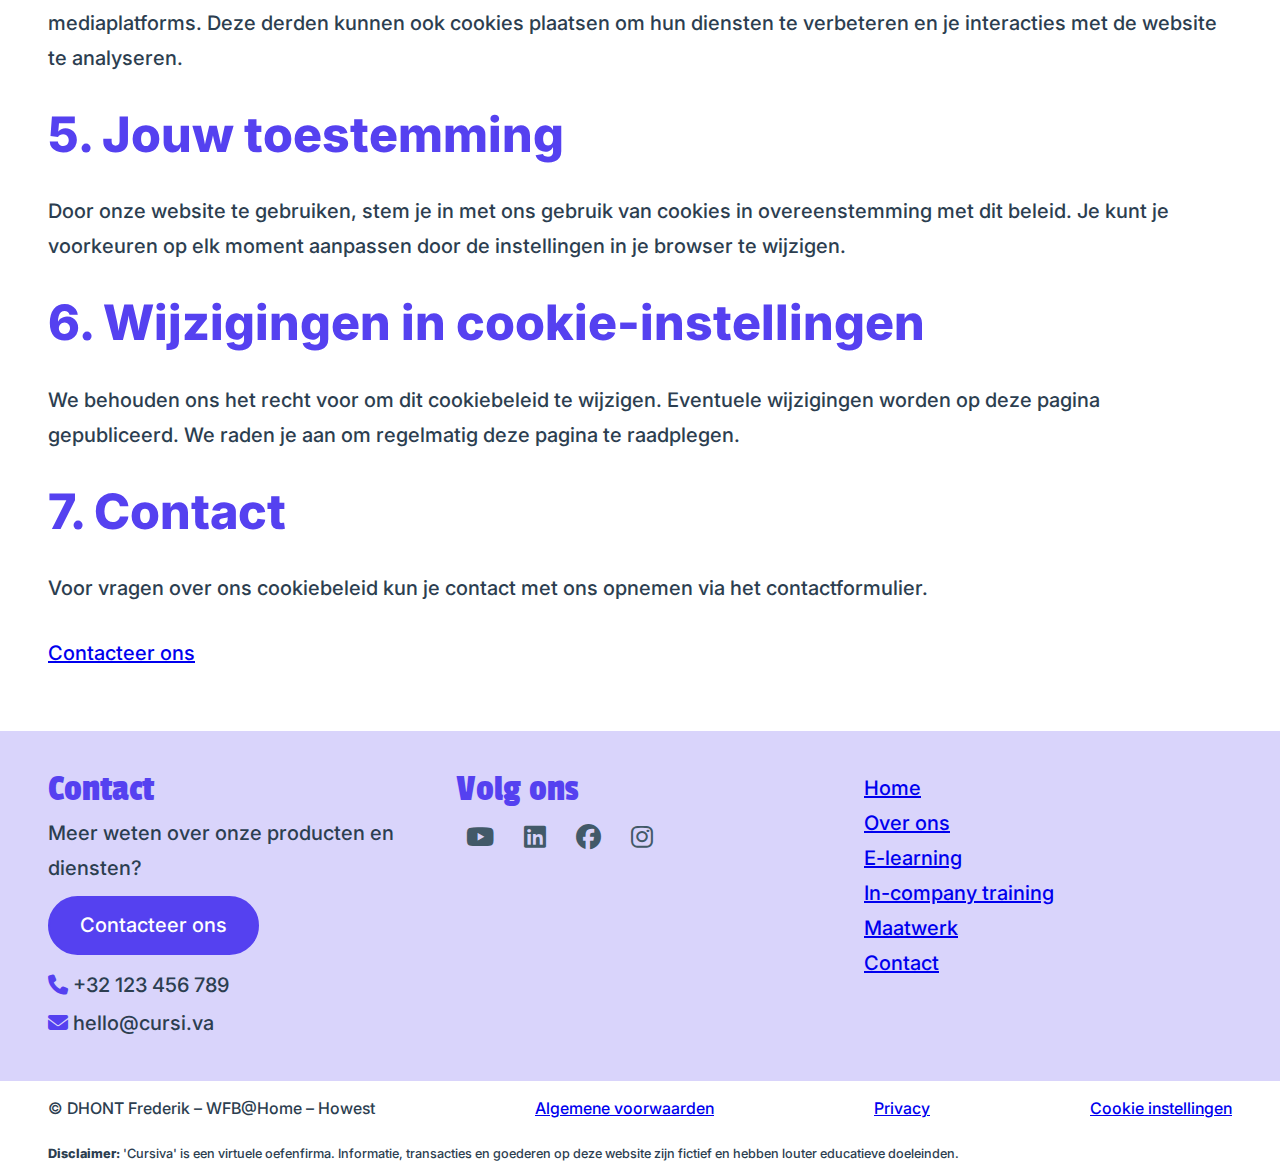
<file: pages/cookies.html>
<!DOCTYPE html>
<html lang="nl">
  <head>
    <meta charset="UTF-8" />
    <meta name="viewport" content="width=device-width, initial-scale=1.0" />
    <title>Cookiebeleid | Cursiva</title>

    <link rel="icon" type="image/svg+xml" href="/favicon.svg" />
    <link
      rel="icon"
      type="image/png"
      href="../favicon/favicon-192x192.png"
      sizes="192x192"
    />
    <link
      rel="icon"
      type="image/png"
      href="../favicon/favicon-96x96.png"
      sizes="96x96"
    />
    <link rel="icon" href="../favicon/favicon.ico" type="image/x-icon" />
    <link rel="apple-touch-icon" href="../favicon/apple-touch-icon.png" />

    <link rel="stylesheet" href="../css/reset.css" />
    <link rel="stylesheet" href="../css/fonts.css" />
    <link rel="stylesheet" href="../css/global.css" />
    <link rel="stylesheet" href="../css/1_composition.css" />
    <link rel="stylesheet" href="../css/2_utility.css" />
    <link rel="stylesheet" href="../css/3_block.css" />
    <link
      rel="stylesheet"
      href="https://cdnjs.cloudflare.com/ajax/libs/font-awesome/6.6.0/css/all.min.css"
    />
  </head>
  <body>
    <header class="content-width">
      <div
        id="header-secondary"
        class="full-width | u-bg-primary-7 u-padding-block-xxs u-color-grey"
      >
        <div class="cluster | u-space-between">
          <ul id="header-contact" class="cluster | u-gap-s | b-contact-info">
            <li>
              <a href="tel:+32123456789"
                ><i class="fas fa-phone"></i> +32&nbsp;123&nbsp;456&nbsp;789</a
              >
            </li>
            <li>
              <a href="mailto:hello@cursi.va"
                ><i class="fa-solid fa-envelope"></i> hello@cursi.va</a
              >
            </li>
          </ul>
          <ul id="header-socials" class="cluster | u-gap-xxs | b-social-icons">
            <li>
              <a href="https://www.youtube.com" target="_blank">
                <i class="fab fa-youtube"></i>
              </a>
            </li>
            <li>
              <a href="https://linkedin.com" target="_blank"
                ><i class="fab fa-linkedin"></i
              ></a>
            </li>

            <li>
              <a href="https://facebook.com" target="_blank"
                ><i class="fab fa-facebook"></i
              ></a>
            </li>
            <li>
              <a href="https://instagram.com" target="_blank"
                ><i class="fab fa-instagram"></i
              ></a>
            </li>
          </ul>
        </div>
      </div>
      <div id="header-primary" class="cluster | u-bg-white u-space-between">
        <a href="../index.html" id="header-brand" class="b-logo-grid">
          <div class="u-inline-size-xl u-border-radius-50pct">
            <img src="../assets/icons/Cursiva-logo.png" alt="Cursiva logo" />
          </div>
          <div class="u-ff-heading u-fs-step-4 u-padding-block-l">
            Cursiva<span class="u-color-secondary">.</span>
          </div>
        </a>
        <nav
          id="header-nav"
          class="cluster | u-padding-block-s u-fs-step-1 u-uppercase"
        >
          <ul class="cluster u-align-center u-gap-s">
            <li><a href="../index.html">Home</a></li>
            <li><a href="about.html">Over ons</a></li>
            <li>
              <a href="shop-elearning.html">E-learning</a>
            </li>
            <li><a href="contact.html">Contact</a></li>
          </ul>
        </nav>
      </div>
    </header>

    <main class="content-width">
      <header class="full-width u-bg-secondary-3 | u-margin-bottom-m">
        <h1 class="u-margin-block-m">Cookiebeleid</h1>
      </header>
      <div class="stack-m">
        <p>
          Op de website van Cursiva gebruiken we cookies om je gebruikservaring
          te verbeteren, de functionaliteit van onze diensten te optimaliseren
          en om inzicht te krijgen in het gebruik van onze website. Hieronder
          leggen we uit welke cookies we gebruiken en hoe je ze kunt beheren.
        </p>

        <h2>1. Wat zijn cookies?</h2>
        <p>
          Cookies zijn kleine tekstbestanden die op je apparaat worden
          opgeslagen wanneer je onze website bezoekt. Ze helpen ons om je
          voorkeuren te onthouden, de website gebruiksvriendelijker te maken en
          statistieken bij te houden over het gebruik van onze diensten.
        </p>

        <h2>2. Welke cookies gebruiken wij?</h2>
        <p>We gebruiken verschillende soorten cookies:</p>
        <ul>
          <li>
            <strong>Strikt noodzakelijke cookies:</strong> Deze zijn essentieel
            voor het functioneren van de website. Ze zorgen ervoor dat je
            bijvoorbeeld kunt inloggen en je bestellingen kunt plaatsen.
          </li>
          <li>
            <strong>Voorkeurscookies:</strong> Deze cookies stellen de website
            in staat om keuzes die je maakt te onthouden (zoals je taalvoorkeur)
            en bieden een meer gepersonaliseerde ervaring.
          </li>
          <li>
            <strong>Prestatiecookies:</strong> Deze cookies verzamelen
            informatie over hoe je de website gebruikt, zoals welke pagina’s het
            meest bezocht worden. Ze helpen ons om de website te verbeteren.
          </li>
          <li>
            <strong>Functionele cookies:</strong> Deze cookies stellen ons in
            staat om extra functies aan te bieden, zoals het delen van inhoud op
            sociale media.
          </li>
        </ul>

        <h2>3. Beheren van cookies</h2>
        <p>
          Je kunt cookies beheren via de instellingen van je browser. Je kunt
          ervoor kiezen om cookies te weigeren of te verwijderen. Houd er echter
          rekening mee dat het uitschakelen van bepaalde cookies de
          functionaliteit van de website kan beperken.
        </p>
        <ul>
          <li>
            <strong>Google Chrome:</strong> Ga naar Instellingen > Privacy en
            beveiliging > Cookies en andere sitegegevens.
          </li>
          <li>
            <strong>Mozilla Firefox:</strong> Ga naar Instellingen > Privacy en
            beveiliging > Cookies en websitegegevens.
          </li>
          <li>
            <strong>Safari:</strong> Ga naar Voorkeuren > Privacy > Cookies en
            websitegegevens.
          </li>
        </ul>

        <h2>4. Derde partijen en cookies</h2>
        <p>
          Sommige van de cookies die we gebruiken, kunnen afkomstig zijn van
          derde partijen, zoals Google Analytics of sociale mediaplatforms. Deze
          derden kunnen ook cookies plaatsen om hun diensten te verbeteren en je
          interacties met de website te analyseren.
        </p>

        <h2>5. Jouw toestemming</h2>
        <p>
          Door onze website te gebruiken, stem je in met ons gebruik van cookies
          in overeenstemming met dit beleid. Je kunt je voorkeuren op elk moment
          aanpassen door de instellingen in je browser te wijzigen.
        </p>

        <h2>6. Wijzigingen in cookie-instellingen</h2>
        <p>
          We behouden ons het recht voor om dit cookiebeleid te wijzigen.
          Eventuele wijzigingen worden op deze pagina gepubliceerd. We raden je
          aan om regelmatig deze pagina te raadplegen.
        </p>

        <h2>7. Contact</h2>
        <p>
          Voor vragen over ons cookiebeleid kun je contact met ons opnemen via
          het contactformulier.
        </p>
        <a href="contact.html">Contacteer ons</a>
      </div>
    </main>

    <footer class="content-width | u-margin-top-xl">
      <div class="full-width | u-bg-primary-7 u-padding-block-m-l">
        <div id="footer-primary" class="switcher | u-gap-l">
          <div class="stack-xxs">
            <div class="u-ff-heading u-fs-step-3 u-color-primary">Contact</div>
            <div>Meer weten over onze producten en diensten?</div>
            <a class="btn-primary" href="contact.html">Contacteer ons</a>

            <ul class="b-contact-info">
              <li>
                <a href="tel:+32123456789"
                  ><i class="fas fa-phone"></i>
                  +32&nbsp;123&nbsp;456&nbsp;789</a
                >
              </li>
              <li>
                <a href="mailto:hello@cursi.va"
                  ><i class="fa-solid fa-envelope"></i> hello@cursi.va</a
                >
              </li>
            </ul>
          </div>
          <div class="stack-xxs">
            <div class="u-ff-heading u-fs-step-3 u-color-primary">Volg ons</div>
            <ul
              id="footer-socials"
              class="cluster | u-gap-xxs u-fs-step-1 | b-social-icons"
            >
              <li>
                <a href="https://www.youtube.com" target="_blank">
                  <i class="fab fa-youtube"></i>
                </a>
              </li>
              <li>
                <a href="https://linkedin.com" target="_blank"
                  ><i class="fab fa-linkedin"></i
                ></a>
              </li>

              <li>
                <a href="https://facebook.com" target="_blank"
                  ><i class="fab fa-facebook"></i
                ></a>
              </li>
              <li>
                <a href="https://instagram.com" target="_blank"
                  ><i class="fab fa-instagram"></i
                ></a>
              </li>
            </ul>
          </div>
          <nav>
            <ul>
              <li><a href="../index.html">Home</a></li>
              <li><a href="about.html">Over ons</a></li>
              <li><a href="shop-elearning.html">E-learning</a></li>
              <li>
                <a href="shop-incompany.html">In-company training</a>
              </li>
              <li><a href="shop-custom.html">Maatwerk</a></li>
              <li><a href="contact.html">Contact</a></li>
            </ul>
          </nav>
        </div>
      </div>
      <div
        id="footer-secondary"
        class="cluster | u-space-between u-padding-block-xxs"
      >
        <small>&copy; DHONT Frederik – WFB@Home – Howest</small>
        <small><a href="terms.html">Algemene voorwaarden</a></small>
        <small><a href="privacy.html">Privacy</a></small>
        <small><a href="cookies.html">Cookie instellingen</a></small>
      </div>
      <small
        id="footer-tertiary"
        class="u-fs-step--2 u-line-height-s u-padding-block-xxs"
      >
        <strong>Disclaimer:</strong> 'Cursiva' is een virtuele oefenfirma.
        Informatie, transacties en goederen op deze website zijn fictief en
        hebben louter educatieve doeleinden.</small
      >
    </footer>
  </body>
</html>
</file>
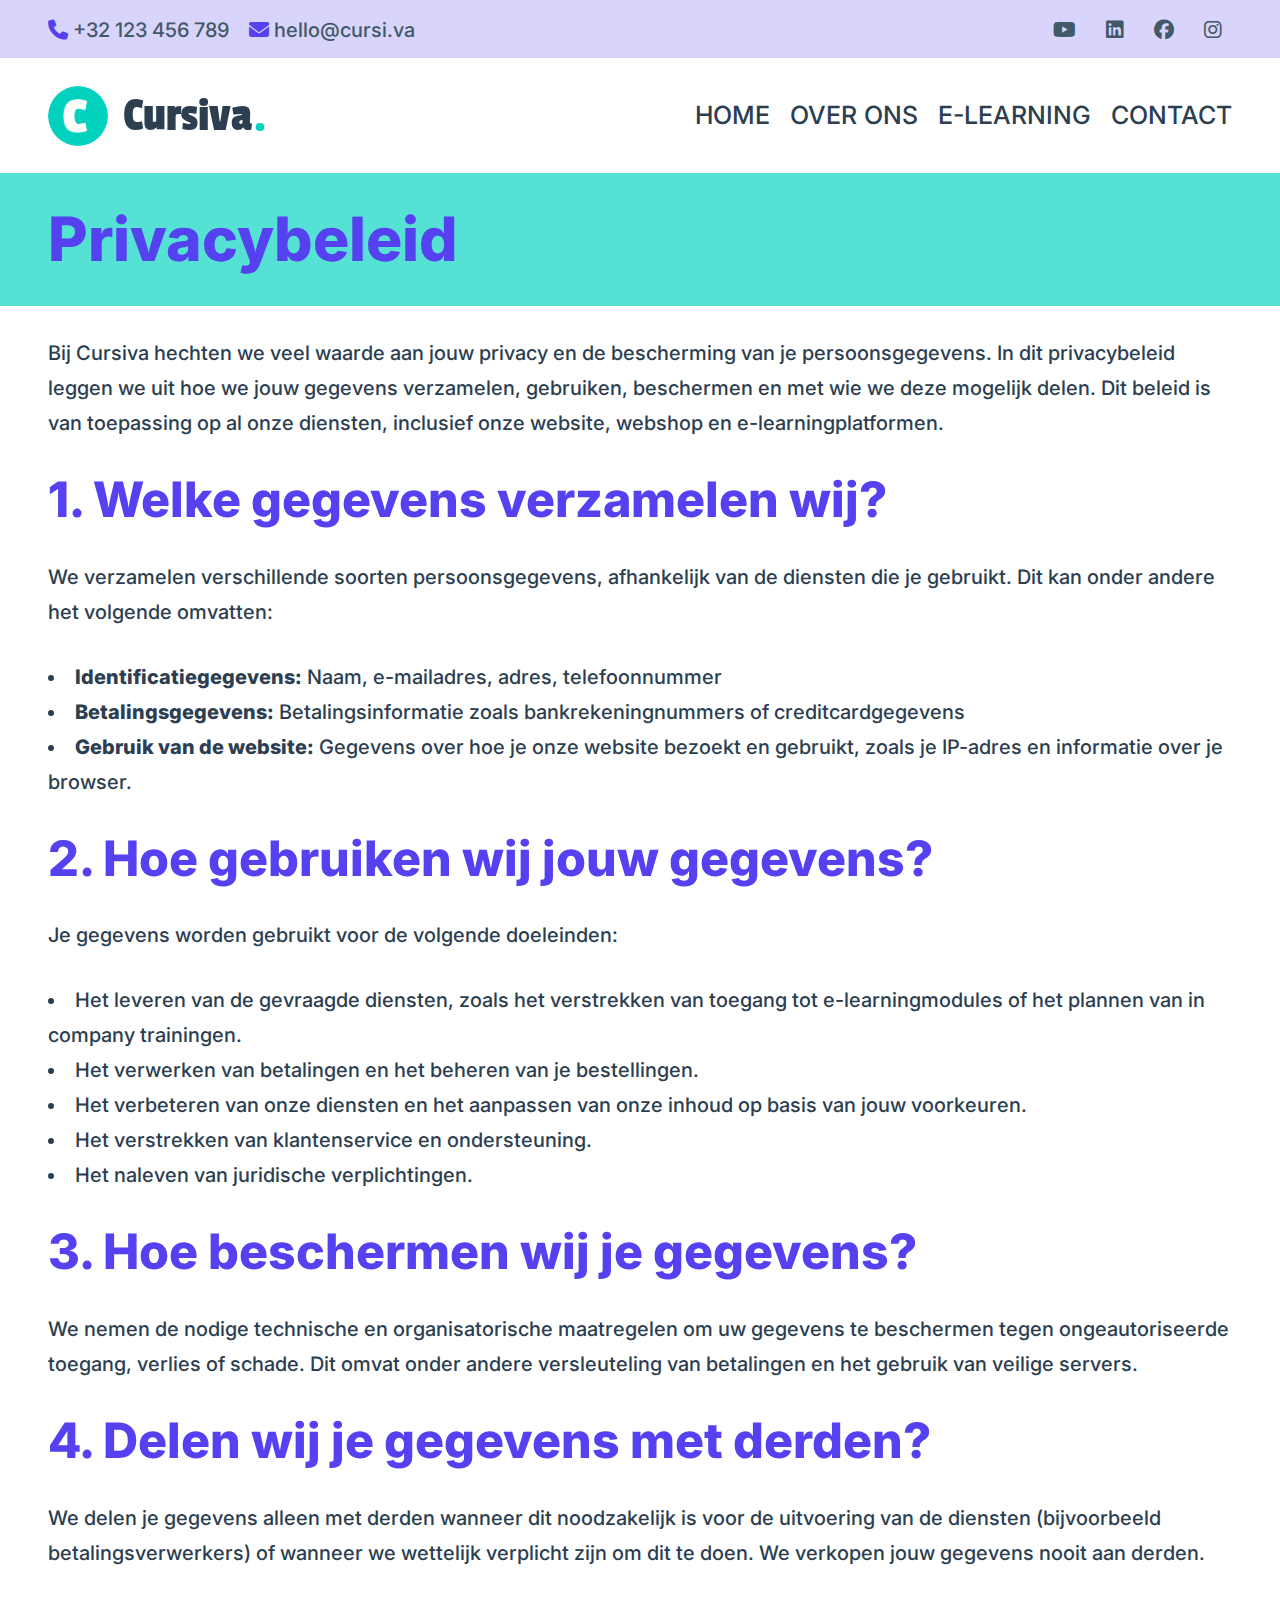
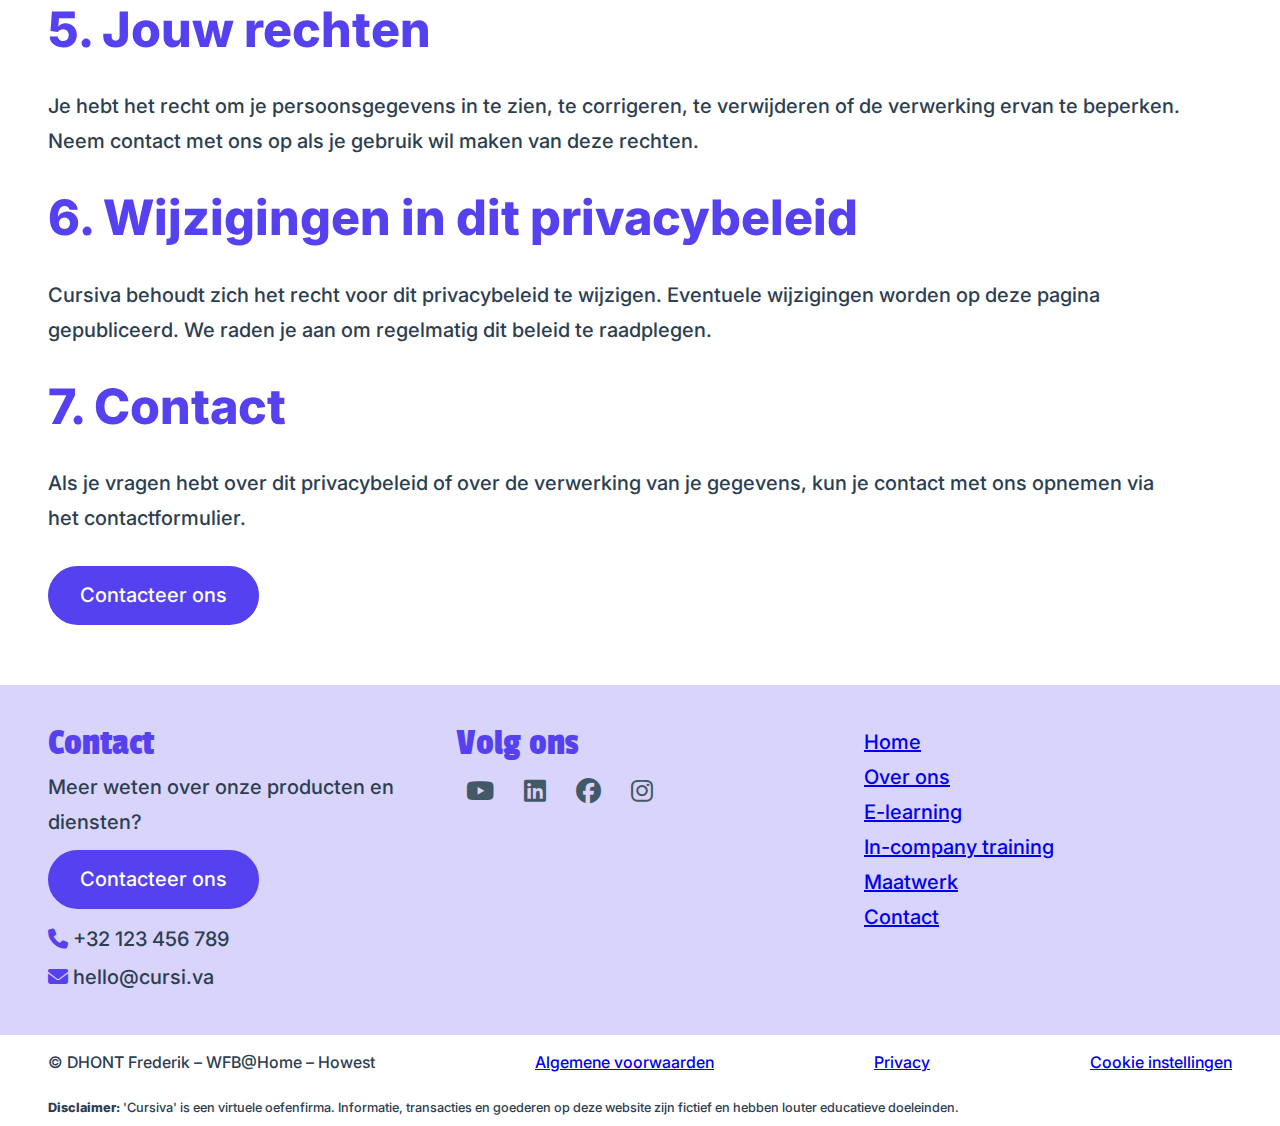
<file: pages/privacy.html>
<!DOCTYPE html>
<html lang="nl">
  <head>
    <meta charset="UTF-8" />
    <meta name="viewport" content="width=device-width, initial-scale=1.0" />

    <link rel="icon" type="image/svg+xml" href="/favicon.svg" />
    <link
      rel="icon"
      type="image/png"
      href="../favicon/favicon-192x192.png"
      sizes="192x192"
    />
    <link
      rel="icon"
      type="image/png"
      href="../favicon/favicon-96x96.png"
      sizes="96x96"
    />
    <link rel="icon" href="../favicon/favicon.ico" type="image/x-icon" />
    <link rel="apple-touch-icon" href="../favicon/apple-touch-icon.png" />

    <title>Privacybeleid | Cursiva</title>
    <link rel="stylesheet" href="../css/reset.css" />
    <link rel="stylesheet" href="../css/fonts.css" />
    <link rel="stylesheet" href="../css/global.css" />
    <link rel="stylesheet" href="../css/1_composition.css" />
    <link rel="stylesheet" href="../css/2_utility.css" />
    <link rel="stylesheet" href="../css/3_block.css" />
    <link
      rel="stylesheet"
      href="https://cdnjs.cloudflare.com/ajax/libs/font-awesome/6.6.0/css/all.min.css"
    />
  </head>
  <body>
    <header class="content-width">
      <div
        id="header-secondary"
        class="full-width | u-bg-primary-7 u-padding-block-xxs u-color-grey"
      >
        <div class="cluster | u-space-between">
          <ul id="header-contact" class="cluster | u-gap-s | b-contact-info">
            <li>
              <a href="tel:+32123456789"
                ><i class="fas fa-phone"></i> +32&nbsp;123&nbsp;456&nbsp;789</a
              >
            </li>
            <li>
              <a href="mailto:hello@cursi.va"
                ><i class="fa-solid fa-envelope"></i> hello@cursi.va</a
              >
            </li>
          </ul>
          <ul id="header-socials" class="cluster | u-gap-xxs | b-social-icons">
            <li>
              <a href="https://www.youtube.com" target="_blank">
                <i class="fab fa-youtube"></i>
              </a>
            </li>
            <li>
              <a href="https://linkedin.com" target="_blank"
                ><i class="fab fa-linkedin"></i
              ></a>
            </li>

            <li>
              <a href="https://facebook.com" target="_blank"
                ><i class="fab fa-facebook"></i
              ></a>
            </li>
            <li>
              <a href="https://instagram.com" target="_blank"
                ><i class="fab fa-instagram"></i
              ></a>
            </li>
          </ul>
        </div>
      </div>
      <div id="header-primary" class="cluster | u-bg-white u-space-between">
        <a href="../index.html" id="header-brand" class="b-logo-grid">
          <div class="u-inline-size-xl u-border-radius-50pct">
            <img src="../assets/icons/Cursiva-logo.png" alt="Cursiva logo" />
          </div>
          <div class="u-ff-heading u-fs-step-4 u-padding-block-l">
            Cursiva<span class="u-color-secondary">.</span>
          </div>
        </a>
        <nav
          id="header-nav"
          class="cluster | u-padding-block-s u-fs-step-1 u-uppercase"
        >
          <ul class="cluster u-align-center u-gap-s">
            <li><a href="../index.html">Home</a></li>
            <li><a href="about.html">Over ons</a></li>
            <li>
              <a href="shop-elearning.html">E-learning</a>
            </li>
            <li><a href="contact.html">Contact</a></li>
          </ul>
        </nav>
      </div>
    </header>

    <main class="content-width">
      <header class="full-width u-bg-secondary-3 | u-margin-bottom-m">
        <h1 class="u-margin-block-m">Privacybeleid</h1>
      </header>
      <div class="stack-m">
        <p>
          Bij Cursiva hechten we veel waarde aan jouw privacy en de bescherming
          van je persoonsgegevens. In dit privacybeleid leggen we uit hoe we
          jouw gegevens verzamelen, gebruiken, beschermen en met wie we deze
          mogelijk delen. Dit beleid is van toepassing op al onze diensten,
          inclusief onze website, webshop en e-learningplatformen.
        </p>

        <h2>1. Welke gegevens verzamelen wij?</h2>
        <p>
          We verzamelen verschillende soorten persoonsgegevens, afhankelijk van
          de diensten die je gebruikt. Dit kan onder andere het volgende
          omvatten:
        </p>
        <ul>
          <li>
            <strong>Identificatiegegevens:</strong> Naam, e-mailadres, adres,
            telefoonnummer
          </li>
          <li>
            <strong>Betalingsgegevens:</strong> Betalingsinformatie zoals
            bankrekeningnummers of creditcardgegevens
          </li>
          <li>
            <strong>Gebruik van de website:</strong> Gegevens over hoe je onze
            website bezoekt en gebruikt, zoals je IP-adres en informatie over je
            browser.
          </li>
        </ul>

        <h2>2. Hoe gebruiken wij jouw gegevens?</h2>
        <p>Je gegevens worden gebruikt voor de volgende doeleinden:</p>
        <ul>
          <li>
            Het leveren van de gevraagde diensten, zoals het verstrekken van
            toegang tot e-learningmodules of het plannen van in company
            trainingen.
          </li>
          <li>
            Het verwerken van betalingen en het beheren van je bestellingen.
          </li>
          <li>
            Het verbeteren van onze diensten en het aanpassen van onze inhoud op
            basis van jouw voorkeuren.
          </li>
          <li>Het verstrekken van klantenservice en ondersteuning.</li>
          <li>Het naleven van juridische verplichtingen.</li>
        </ul>

        <h2>3. Hoe beschermen wij je gegevens?</h2>
        <p>
          We nemen de nodige technische en organisatorische maatregelen om uw
          gegevens te beschermen tegen ongeautoriseerde toegang, verlies of
          schade. Dit omvat onder andere versleuteling van betalingen en het
          gebruik van veilige servers.
        </p>

        <h2>4. Delen wij je gegevens met derden?</h2>
        <p>
          We delen je gegevens alleen met derden wanneer dit noodzakelijk is
          voor de uitvoering van de diensten (bijvoorbeeld betalingsverwerkers)
          of wanneer we wettelijk verplicht zijn om dit te doen. We verkopen
          jouw gegevens nooit aan derden.
        </p>

        <h2>5. Jouw rechten</h2>
        <p>
          Je hebt het recht om je persoonsgegevens in te zien, te corrigeren, te
          verwijderen of de verwerking ervan te beperken. Neem contact met ons
          op als je gebruik wil maken van deze rechten.
        </p>

        <h2>6. Wijzigingen in dit privacybeleid</h2>
        <p>
          Cursiva behoudt zich het recht voor dit privacybeleid te wijzigen.
          Eventuele wijzigingen worden op deze pagina gepubliceerd. We raden je
          aan om regelmatig dit beleid te raadplegen.
        </p>

        <h2>7. Contact</h2>
        <p>
          Als je vragen hebt over dit privacybeleid of over de verwerking van je
          gegevens, kun je contact met ons opnemen via het contactformulier.
        </p>
        <a href="contact.html" class="btn-primary">Contacteer ons</a>
      </div>
    </main>

    <footer class="content-width | u-margin-top-xl">
      <div class="full-width | u-bg-primary-7 u-padding-block-m-l">
        <div id="footer-primary" class="switcher | u-gap-l">
          <div class="stack-xxs">
            <div class="u-ff-heading u-fs-step-3 u-color-primary">Contact</div>
            <div>Meer weten over onze producten en diensten?</div>
            <a class="btn-primary" href="contact.html">Contacteer ons</a>

            <ul class="b-contact-info">
              <li>
                <a href="tel:+32123456789"
                  ><i class="fas fa-phone"></i>
                  +32&nbsp;123&nbsp;456&nbsp;789</a
                >
              </li>
              <li>
                <a href="mailto:hello@cursi.va"
                  ><i class="fa-solid fa-envelope"></i> hello@cursi.va</a
                >
              </li>
            </ul>
          </div>
          <div class="stack-xxs">
            <div class="u-ff-heading u-fs-step-3 u-color-primary">Volg ons</div>
            <ul
              id="footer-socials"
              class="cluster | u-gap-xxs u-fs-step-1 | b-social-icons"
            >
              <li>
                <a href="https://www.youtube.com" target="_blank">
                  <i class="fab fa-youtube"></i>
                </a>
              </li>
              <li>
                <a href="https://linkedin.com" target="_blank"
                  ><i class="fab fa-linkedin"></i
                ></a>
              </li>

              <li>
                <a href="https://facebook.com" target="_blank"
                  ><i class="fab fa-facebook"></i
                ></a>
              </li>
              <li>
                <a href="https://instagram.com" target="_blank"
                  ><i class="fab fa-instagram"></i
                ></a>
              </li>
            </ul>
          </div>
          <nav>
            <ul>
              <li><a href="../index.html">Home</a></li>
              <li><a href="about.html">Over ons</a></li>
              <li><a href="shop-elearning.html">E-learning</a></li>
              <li>
                <a href="shop-incompany.html">In-company training</a>
              </li>
              <li><a href="shop-custom.html">Maatwerk</a></li>
              <li><a href="contact.html">Contact</a></li>
            </ul>
          </nav>
        </div>
      </div>
      <div
        id="footer-secondary"
        class="cluster | u-space-between u-padding-block-xxs"
      >
        <small>&copy; DHONT Frederik – WFB@Home – Howest</small>
        <small><a href="terms.html">Algemene voorwaarden</a></small>
        <small><a href="privacy.html">Privacy</a></small>
        <small><a href="cookies.html">Cookie instellingen</a></small>
      </div>
      <small
        id="footer-tertiary"
        class="u-fs-step--2 u-line-height-s u-padding-block-xxs"
      >
        <strong>Disclaimer:</strong> 'Cursiva' is een virtuele oefenfirma.
        Informatie, transacties en goederen op deze website zijn fictief en
        hebben louter educatieve doeleinden.</small
      >
    </footer>
  </body>
</html>
</file>
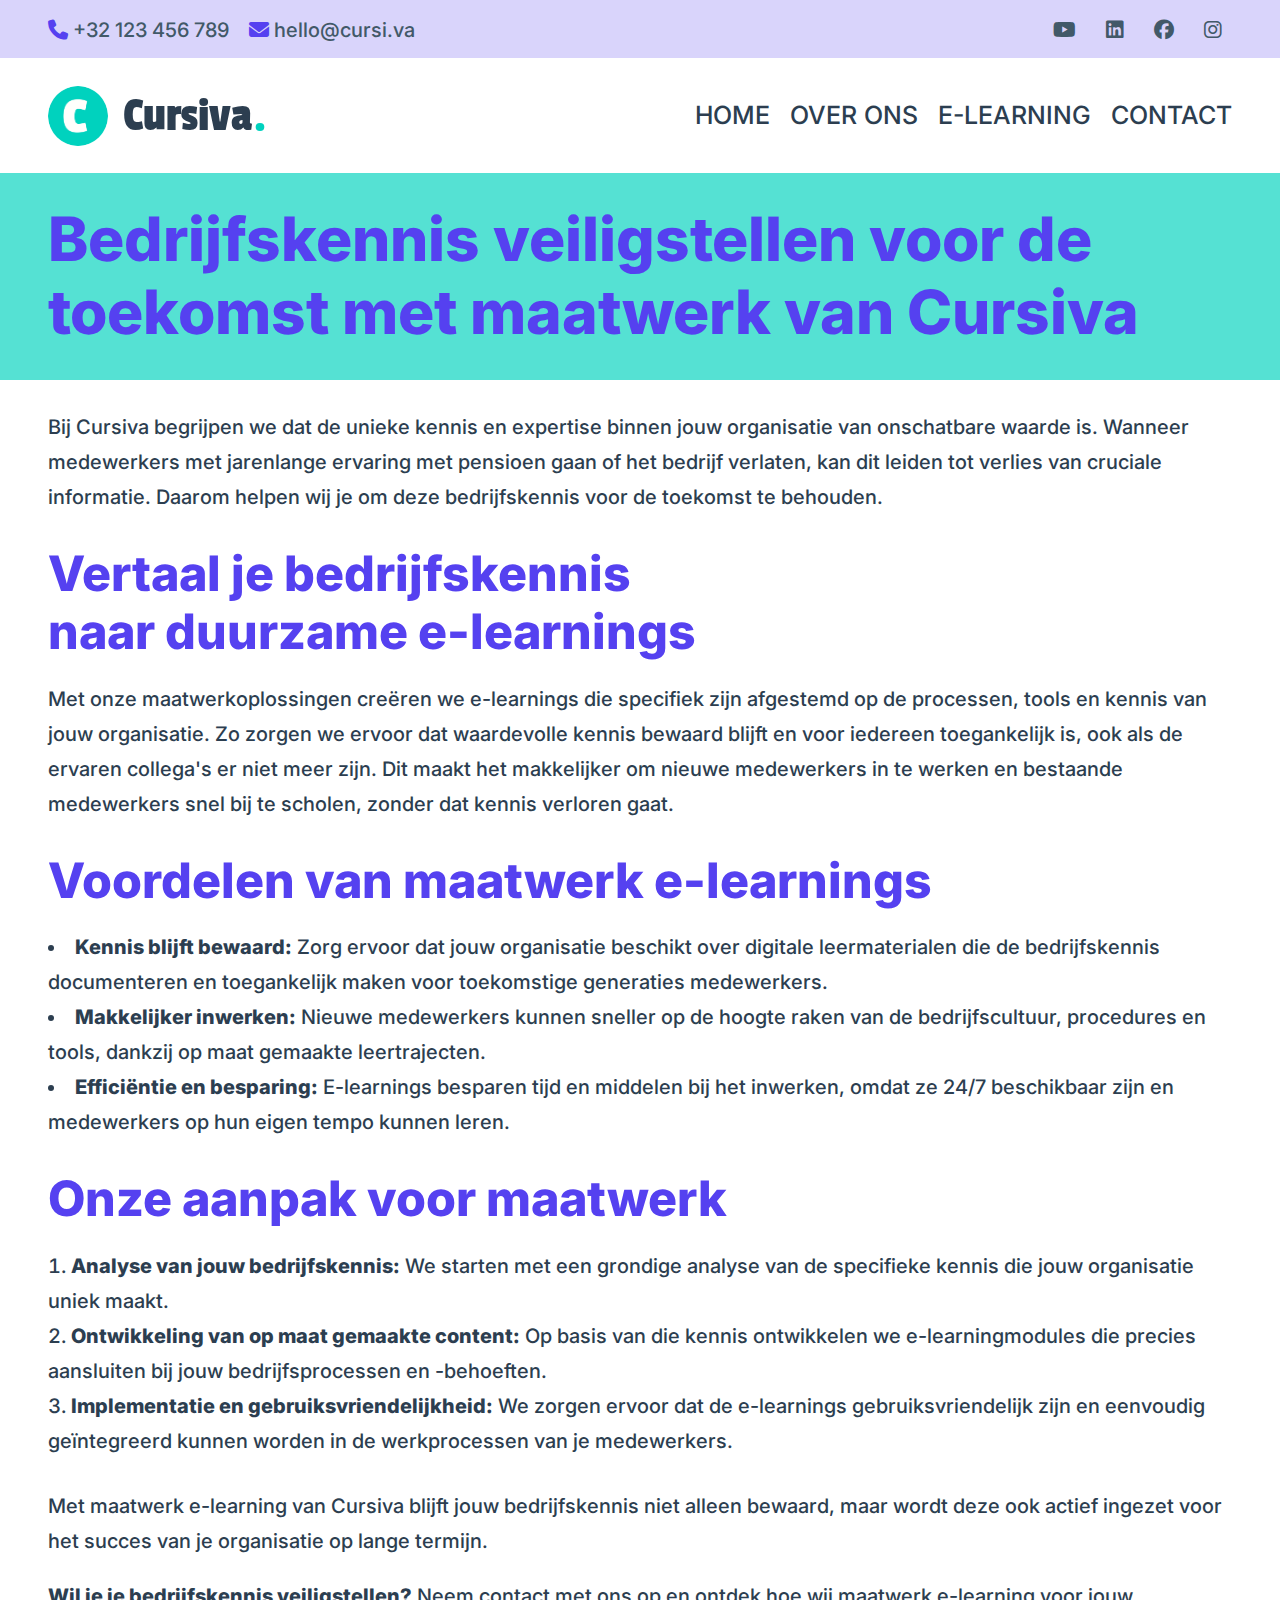
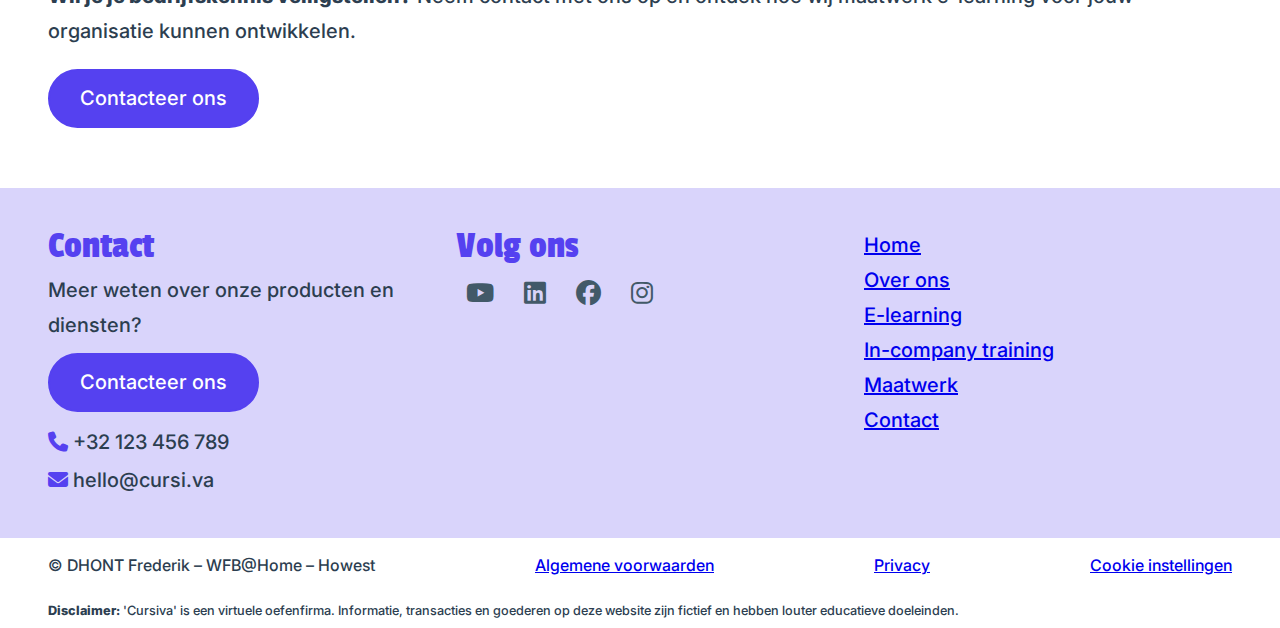
<file: pages/shop-custom.html>
<!DOCTYPE html>
<html lang="nl">
  <head>
    <meta charset="UTF-8" />
    <meta name="viewport" content="width=device-width, initial-scale=1.0" />
    <title>Maatwerk | Cursiva</title>

    <link rel="icon" type="image/svg+xml" href="/favicon.svg" />
    <link
      rel="icon"
      type="image/png"
      href="../favicon/favicon-192x192.png"
      sizes="192x192"
    />
    <link
      rel="icon"
      type="image/png"
      href="../favicon/favicon-96x96.png"
      sizes="96x96"
    />
    <link rel="icon" href="../favicon/favicon.ico" type="image/x-icon" />
    <link rel="apple-touch-icon" href="../favicon/apple-touch-icon.png" />

    <link rel="stylesheet" href="../css/reset.css" />
    <link rel="stylesheet" href="../css/fonts.css" />
    <link rel="stylesheet" href="../css/global.css" />
    <link rel="stylesheet" href="../css/1_composition.css" />
    <link rel="stylesheet" href="../css/2_utility.css" />
    <link rel="stylesheet" href="../css/3_block.css" />
    <link
      rel="stylesheet"
      href="https://cdnjs.cloudflare.com/ajax/libs/font-awesome/6.6.0/css/all.min.css"
    />
  </head>
  <body>
    <header class="content-width">
      <div
        id="header-secondary"
        class="full-width | u-bg-primary-7 u-padding-block-xxs u-color-grey"
      >
        <div class="cluster | u-space-between">
          <ul id="header-contact" class="cluster | u-gap-s | b-contact-info">
            <li>
              <a href="tel:+32123456789"
                ><i class="fas fa-phone"></i> +32&nbsp;123&nbsp;456&nbsp;789</a
              >
            </li>
            <li>
              <a href="mailto:hello@cursi.va"
                ><i class="fa-solid fa-envelope"></i> hello@cursi.va</a
              >
            </li>
          </ul>
          <ul id="header-socials" class="cluster | u-gap-xxs | b-social-icons">
            <li>
              <a href="https://www.youtube.com" target="_blank">
                <i class="fab fa-youtube"></i>
              </a>
            </li>
            <li>
              <a href="https://linkedin.com" target="_blank"
                ><i class="fab fa-linkedin"></i
              ></a>
            </li>

            <li>
              <a href="https://facebook.com" target="_blank"
                ><i class="fab fa-facebook"></i
              ></a>
            </li>
            <li>
              <a href="https://instagram.com" target="_blank"
                ><i class="fab fa-instagram"></i
              ></a>
            </li>
          </ul>
        </div>
      </div>
      <div id="header-primary" class="cluster | u-bg-white u-space-between">
        <a href="../index.html" id="header-brand" class="b-logo-grid">
          <div class="u-inline-size-xl u-border-radius-50pct">
            <img src="../assets/icons/Cursiva-logo.png" alt="Cursiva logo" />
          </div>
          <div class="u-ff-heading u-fs-step-4 u-padding-block-l">
            Cursiva<span class="u-color-secondary">.</span>
          </div>
        </a>
        <nav
          id="header-nav"
          class="cluster | u-padding-block-s u-fs-step-1 u-uppercase"
        >
          <ul class="cluster u-align-center u-gap-s">
            <li><a href="../index.html">Home</a></li>
            <li><a href="about.html">Over ons</a></li>
            <li>
              <a href="shop-elearning.html">E-learning</a>
            </li>
            <li><a href="contact.html">Contact</a></li>
          </ul>
        </nav>
      </div>
    </header>

    <main class="content-width">
      <header class="full-width u-bg-secondary-3 | u-margin-bottom-m">
        <h1 class="u-margin-block-m">
          Bedrijfskennis veiligstellen voor de toekomst met maatwerk van Cursiva
        </h1>
      </header>
      <div class="stack-m">
        <section class="stack-s">
          <p>
            Bij Cursiva begrijpen we dat de unieke kennis en expertise binnen
            jouw organisatie van onschatbare waarde is. Wanneer medewerkers met
            jarenlange ervaring met pensioen gaan of het bedrijf verlaten, kan
            dit leiden tot verlies van cruciale informatie. Daarom helpen wij je
            om deze bedrijfskennis voor de toekomst te behouden.
          </p>
        </section>
        <section class="stack-s">
          <h2>Vertaal je bedrijfskennis naar duurzame e-learnings</h2>
          <p>
            Met onze maatwerkoplossingen creëren we e-learnings die specifiek
            zijn afgestemd op de processen, tools en kennis van jouw
            organisatie. Zo zorgen we ervoor dat waardevolle kennis bewaard
            blijft en voor iedereen toegankelijk is, ook als de ervaren
            collega's er niet meer zijn. Dit maakt het makkelijker om nieuwe
            medewerkers in te werken en bestaande medewerkers snel bij te
            scholen, zonder dat kennis verloren gaat.
          </p>
        </section>
        <section class="stack-s">
          <h2>Voordelen van maatwerk e-learnings</h2>
          <ul>
            <li>
              <strong>Kennis blijft bewaard:</strong> Zorg ervoor dat jouw
              organisatie beschikt over digitale leermaterialen die de
              bedrijfskennis documenteren en toegankelijk maken voor toekomstige
              generaties medewerkers.
            </li>
            <li>
              <strong>Makkelijker inwerken:</strong> Nieuwe medewerkers kunnen
              sneller op de hoogte raken van de bedrijfscultuur, procedures en
              tools, dankzij op maat gemaakte leertrajecten.
            </li>
            <li>
              <strong>Efficiëntie en besparing:</strong> E-learnings besparen
              tijd en middelen bij het inwerken, omdat ze 24/7 beschikbaar zijn
              en medewerkers op hun eigen tempo kunnen leren.
            </li>
          </ul>
        </section>
        <section class="stack-s">
          <h2>Onze aanpak voor maatwerk</h2>
          <ol>
            <li>
              <strong>Analyse van jouw bedrijfskennis:</strong> We starten met
              een grondige analyse van de specifieke kennis die jouw organisatie
              uniek maakt.
            </li>
            <li>
              <strong>Ontwikkeling van op maat gemaakte content:</strong> Op
              basis van die kennis ontwikkelen we e-learningmodules die precies
              aansluiten bij jouw bedrijfsprocessen en -behoeften.
            </li>
            <li>
              <strong>Implementatie en gebruiksvriendelijkheid:</strong> We
              zorgen ervoor dat de e-learnings gebruiksvriendelijk zijn en
              eenvoudig geïntegreerd kunnen worden in de werkprocessen van je
              medewerkers.
            </li>
          </ol>
        </section>
        <section class="stack-s">
          <p>
            Met maatwerk e-learning van Cursiva blijft jouw bedrijfskennis niet
            alleen bewaard, maar wordt deze ook actief ingezet voor het succes
            van je organisatie op lange termijn.
          </p>
          <p>
            <strong>Wil je je bedrijfskennis veiligstellen?</strong> Neem
            contact met ons op en ontdek hoe wij maatwerk e-learning voor jouw
            organisatie kunnen ontwikkelen.
          </p>
          <a href="contact.html" class="btn-primary">Contacteer ons</a>
        </section>
      </div>
    </main>

    <footer class="content-width | u-margin-top-xl">
      <div class="full-width | u-bg-primary-7 u-padding-block-m-l">
        <div id="footer-primary" class="switcher | u-gap-l">
          <div class="stack-xxs">
            <div class="u-ff-heading u-fs-step-3 u-color-primary">Contact</div>
            <div>Meer weten over onze producten en diensten?</div>
            <a class="btn-primary" href="contact.html">Contacteer ons</a>

            <ul class="b-contact-info">
              <li>
                <a href="tel:+32123456789"
                  ><i class="fas fa-phone"></i>
                  +32&nbsp;123&nbsp;456&nbsp;789</a
                >
              </li>
              <li>
                <a href="mailto:hello@cursi.va"
                  ><i class="fa-solid fa-envelope"></i> hello@cursi.va</a
                >
              </li>
            </ul>
          </div>
          <div class="stack-xxs">
            <div class="u-ff-heading u-fs-step-3 u-color-primary">Volg ons</div>
            <ul
              id="footer-socials"
              class="cluster | u-gap-xxs u-fs-step-1 | b-social-icons"
            >
              <li>
                <a href="https://www.youtube.com" target="_blank">
                  <i class="fab fa-youtube"></i>
                </a>
              </li>
              <li>
                <a href="https://linkedin.com" target="_blank"
                  ><i class="fab fa-linkedin"></i
                ></a>
              </li>

              <li>
                <a href="https://facebook.com" target="_blank"
                  ><i class="fab fa-facebook"></i
                ></a>
              </li>
              <li>
                <a href="https://instagram.com" target="_blank"
                  ><i class="fab fa-instagram"></i
                ></a>
              </li>
            </ul>
          </div>
          <nav>
            <ul>
              <li><a href="../index.html">Home</a></li>
              <li><a href="about.html">Over ons</a></li>
              <li><a href="shop-elearning.html">E-learning</a></li>
              <li>
                <a href="shop-incompany.html">In-company training</a>
              </li>
              <li><a href="shop-custom.html">Maatwerk</a></li>
              <li><a href="contact.html">Contact</a></li>
            </ul>
          </nav>
        </div>
      </div>
      <div
        id="footer-secondary"
        class="cluster | u-space-between u-padding-block-xxs"
      >
        <small>&copy; DHONT Frederik – WFB@Home – Howest</small>
        <small><a href="terms.html">Algemene voorwaarden</a></small>
        <small><a href="privacy.html">Privacy</a></small>
        <small><a href="cookies.html">Cookie instellingen</a></small>
      </div>
      <small
        id="footer-tertiary"
        class="u-fs-step--2 u-line-height-s u-padding-block-xxs"
      >
        <strong>Disclaimer:</strong> 'Cursiva' is een virtuele oefenfirma.
        Informatie, transacties en goederen op deze website zijn fictief en
        hebben louter educatieve doeleinden.</small
      >
    </footer>
  </body>
</html>
</file>
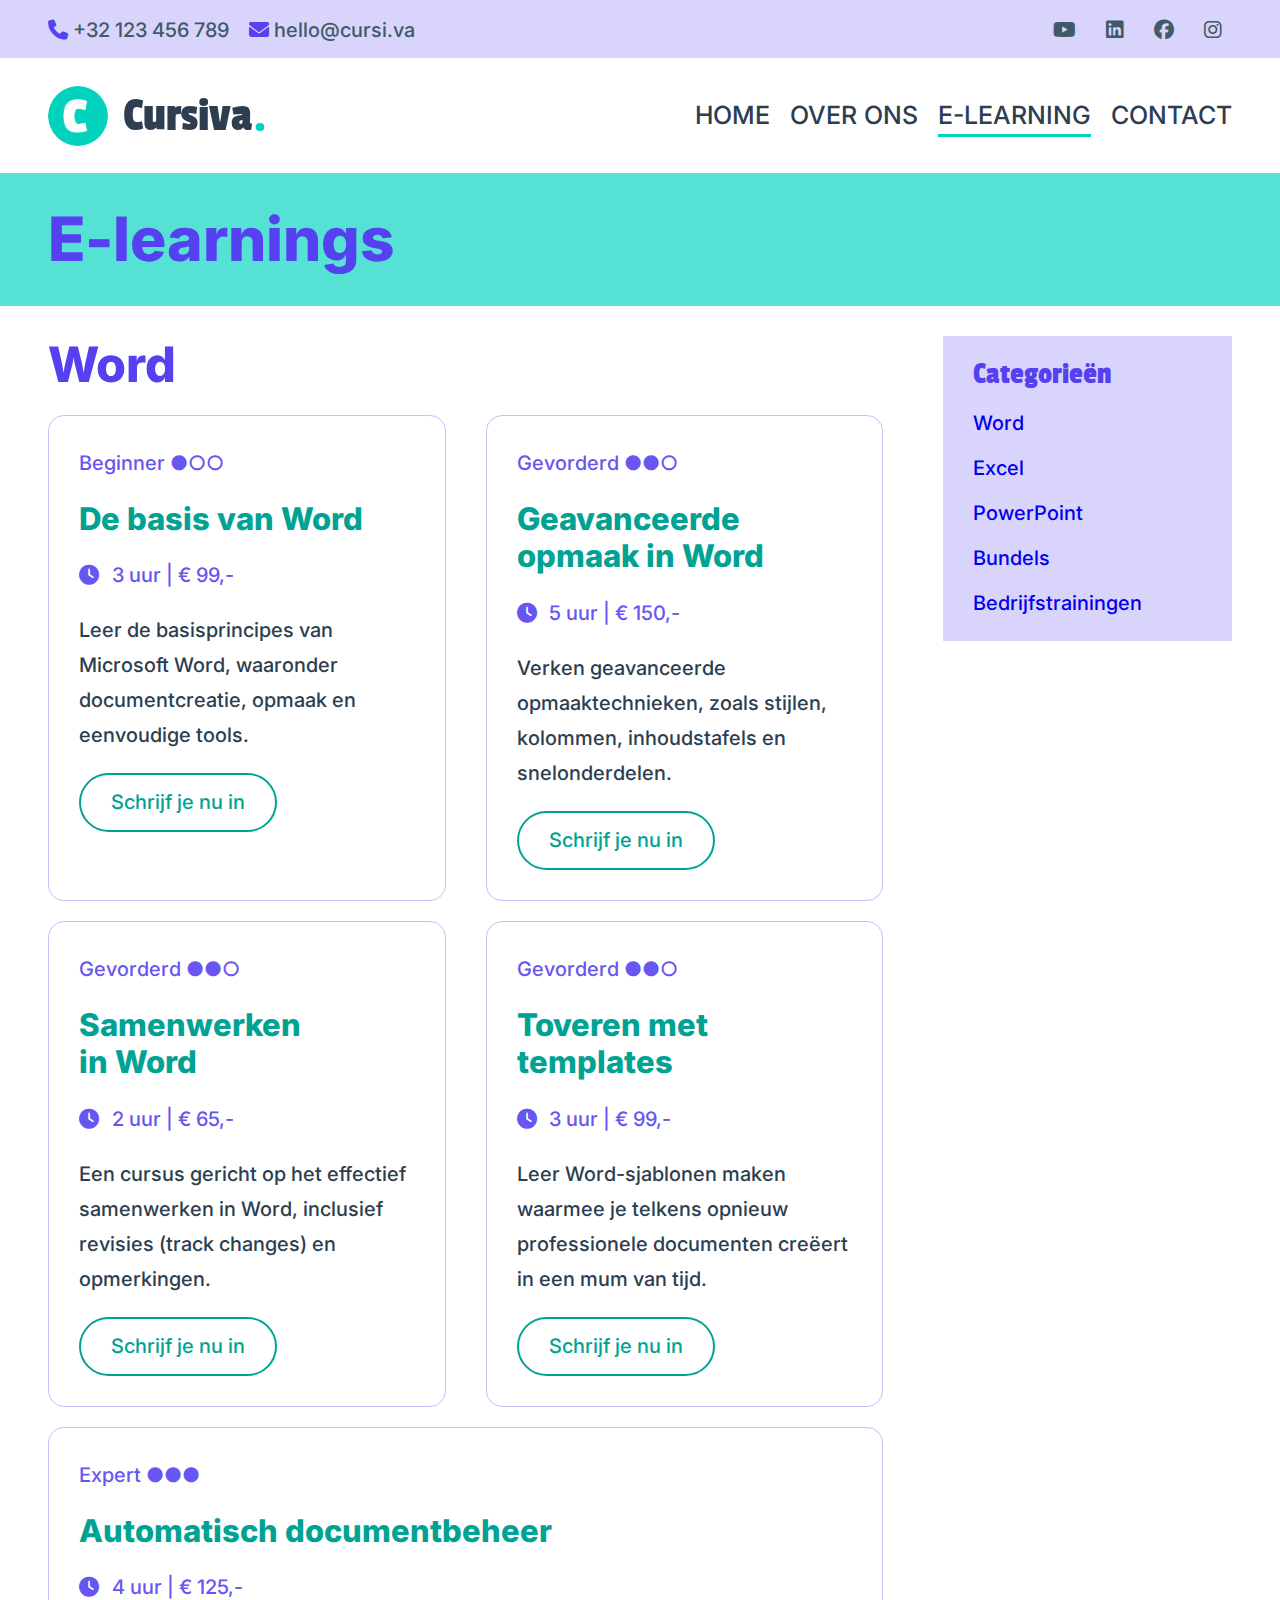
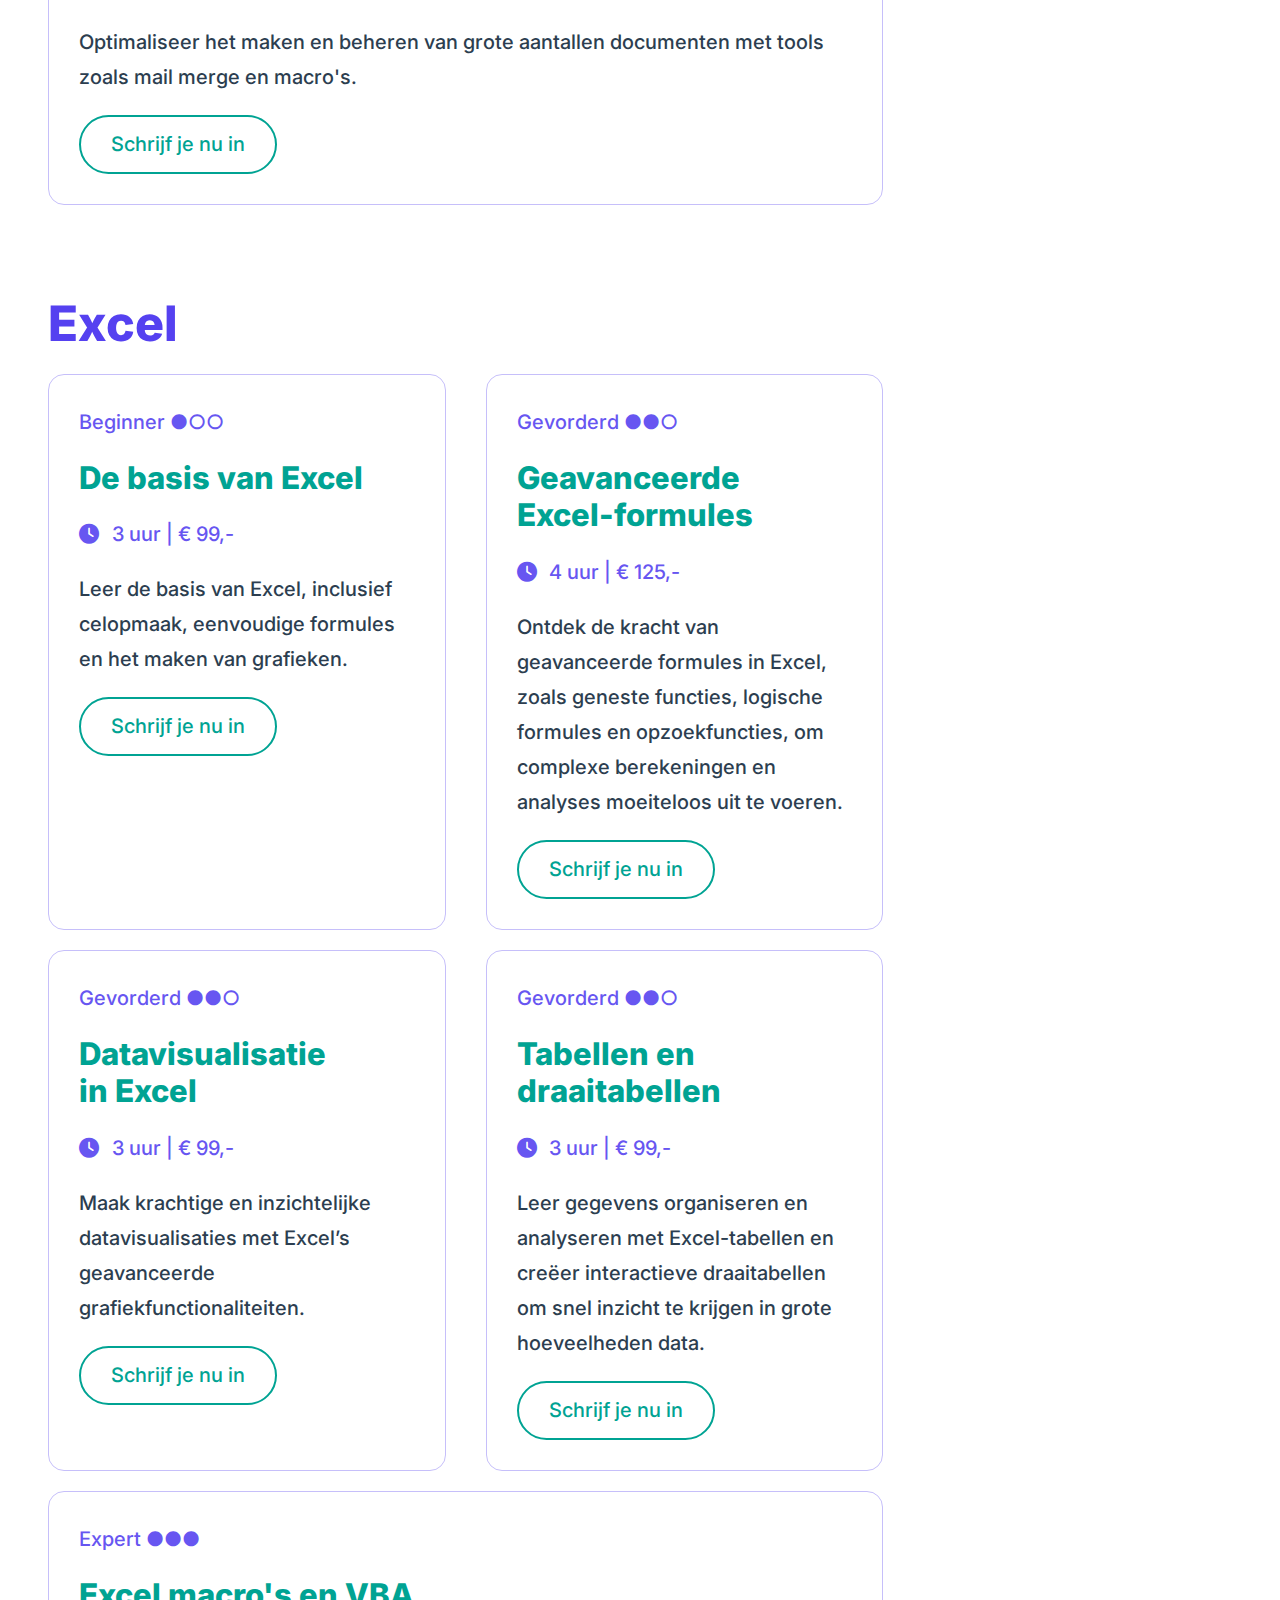
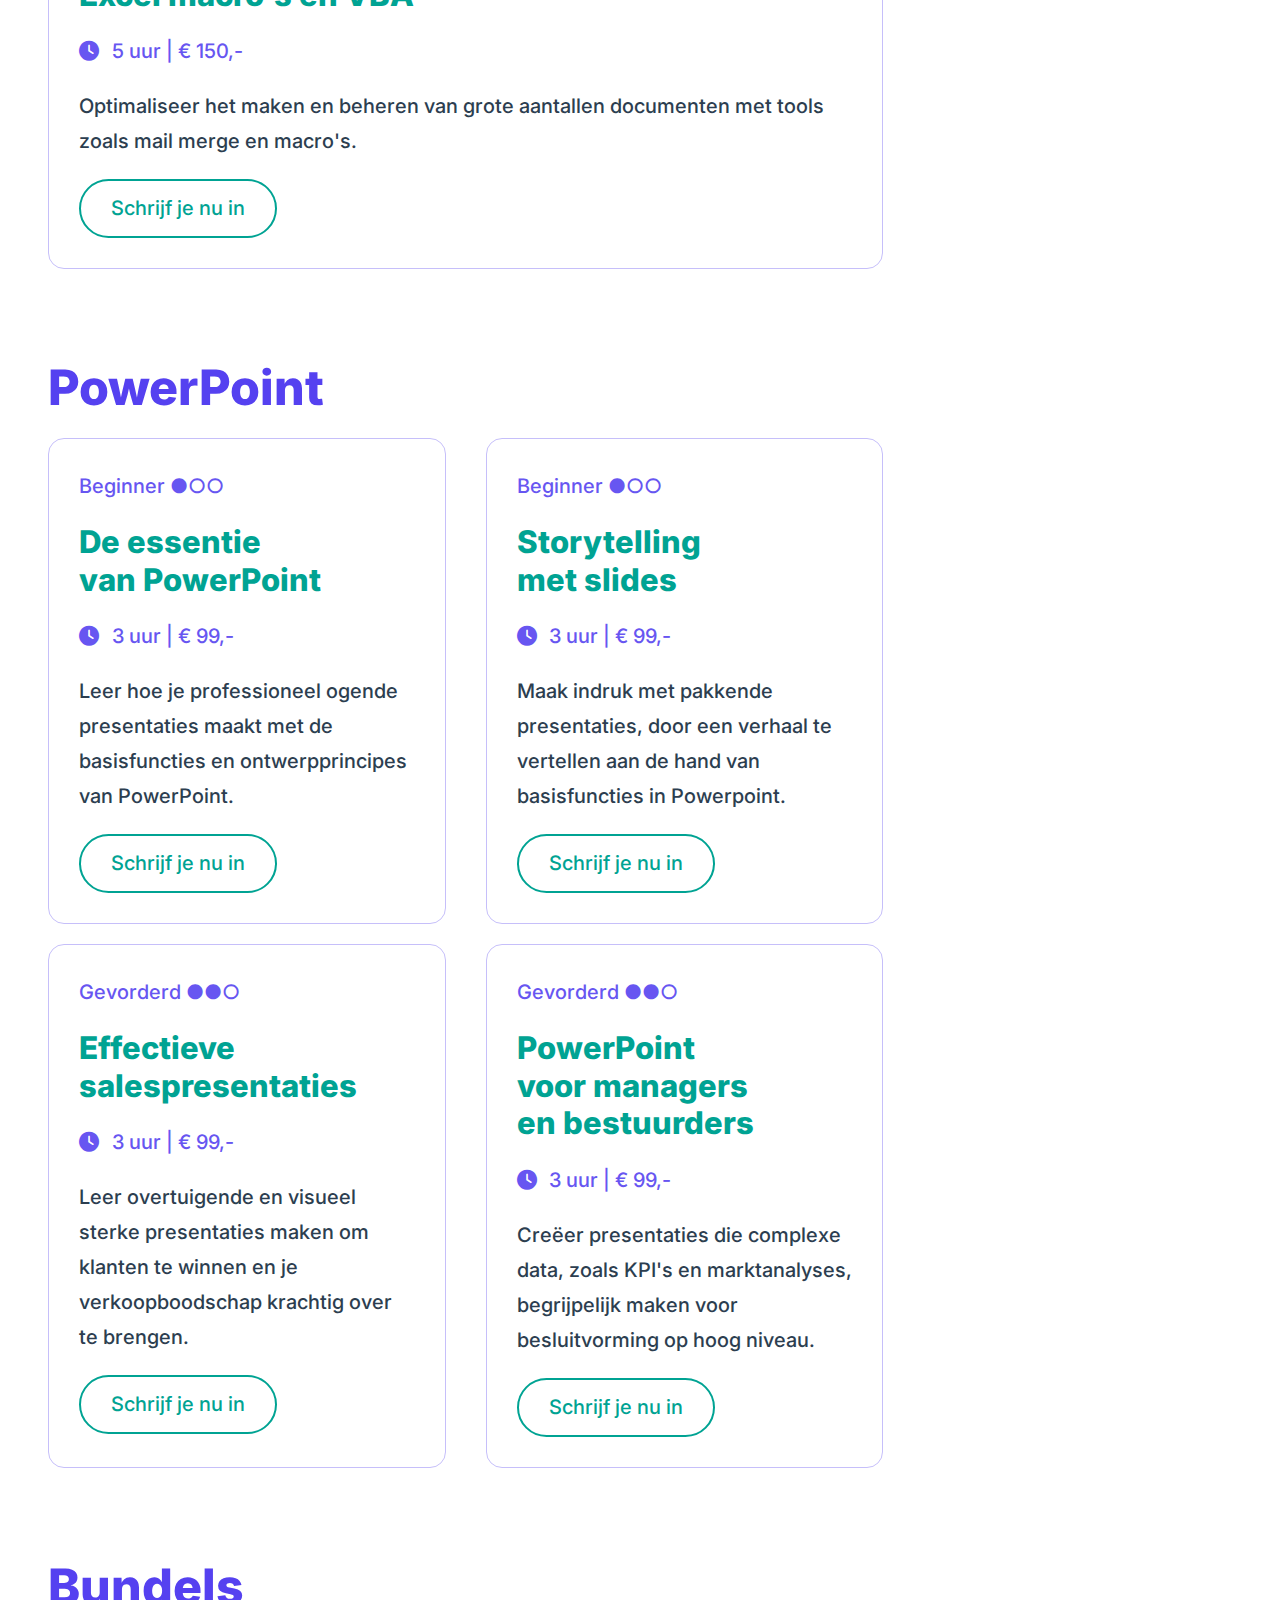
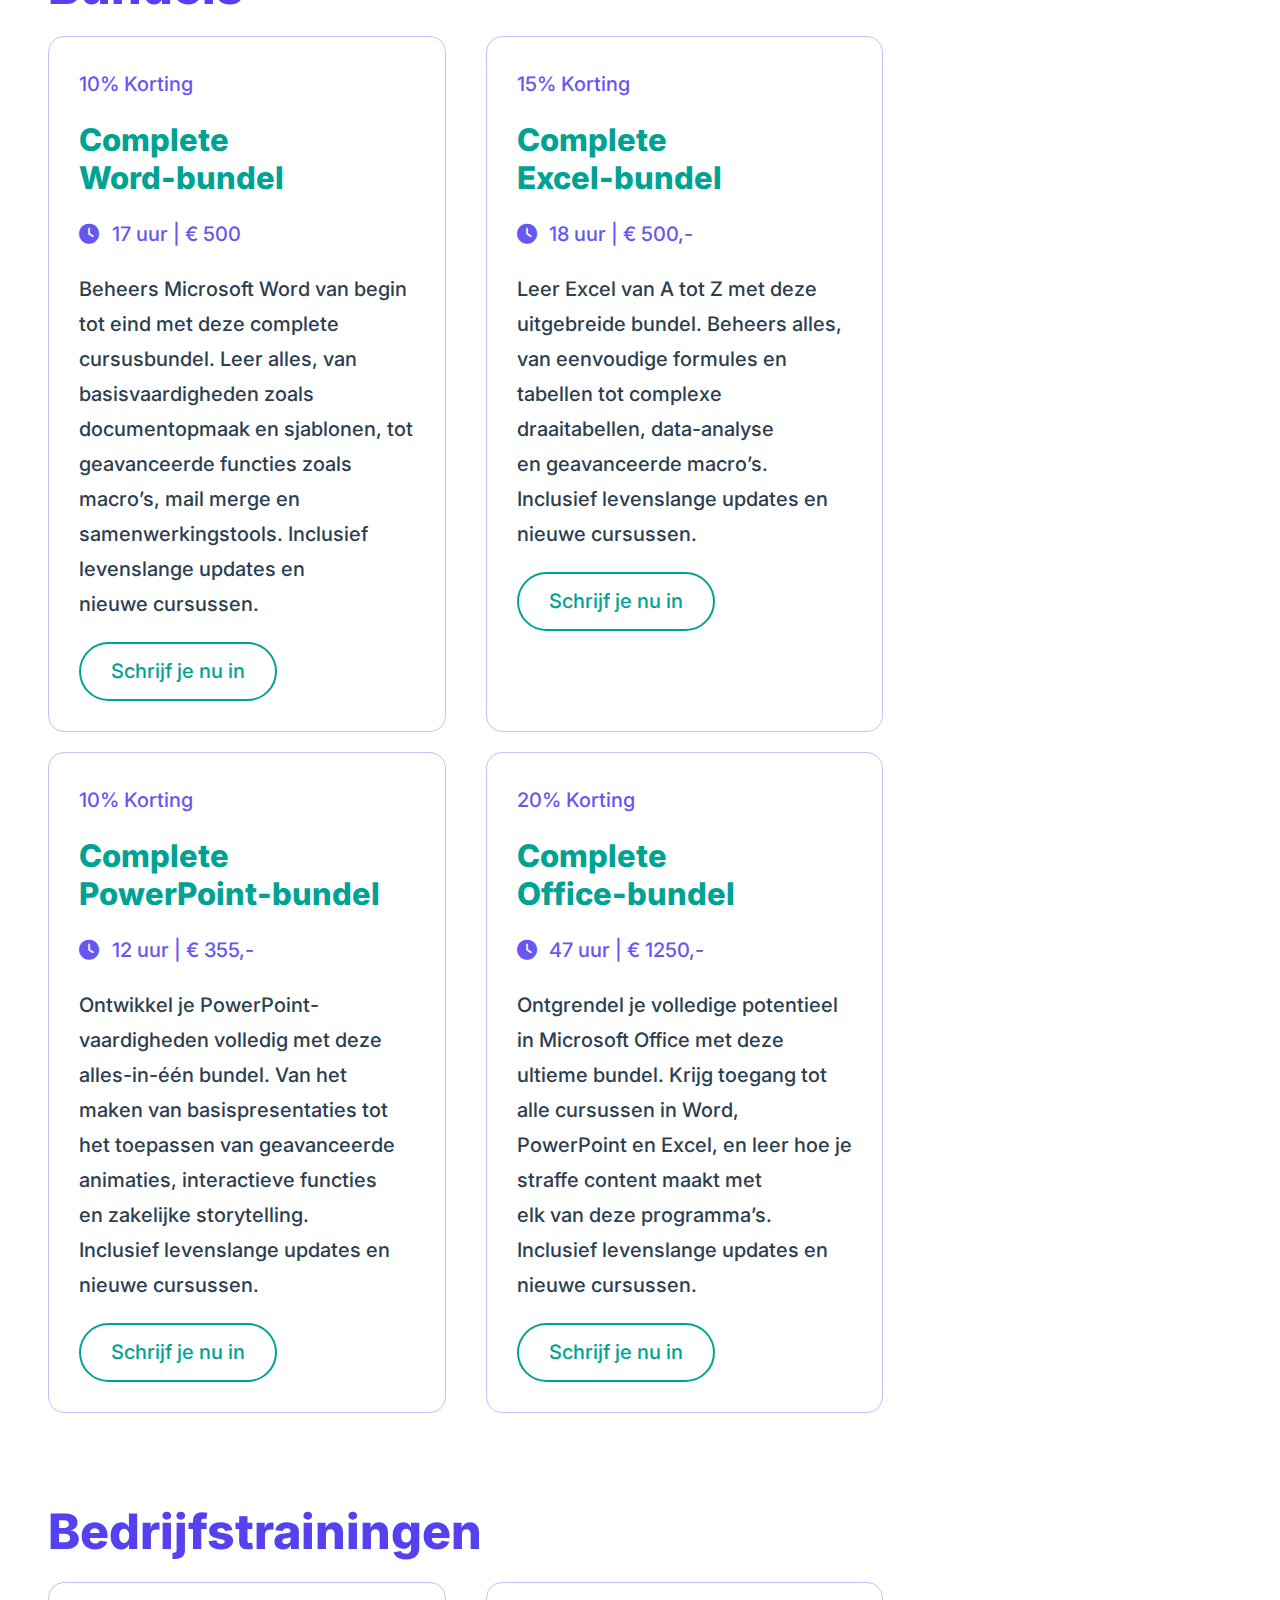
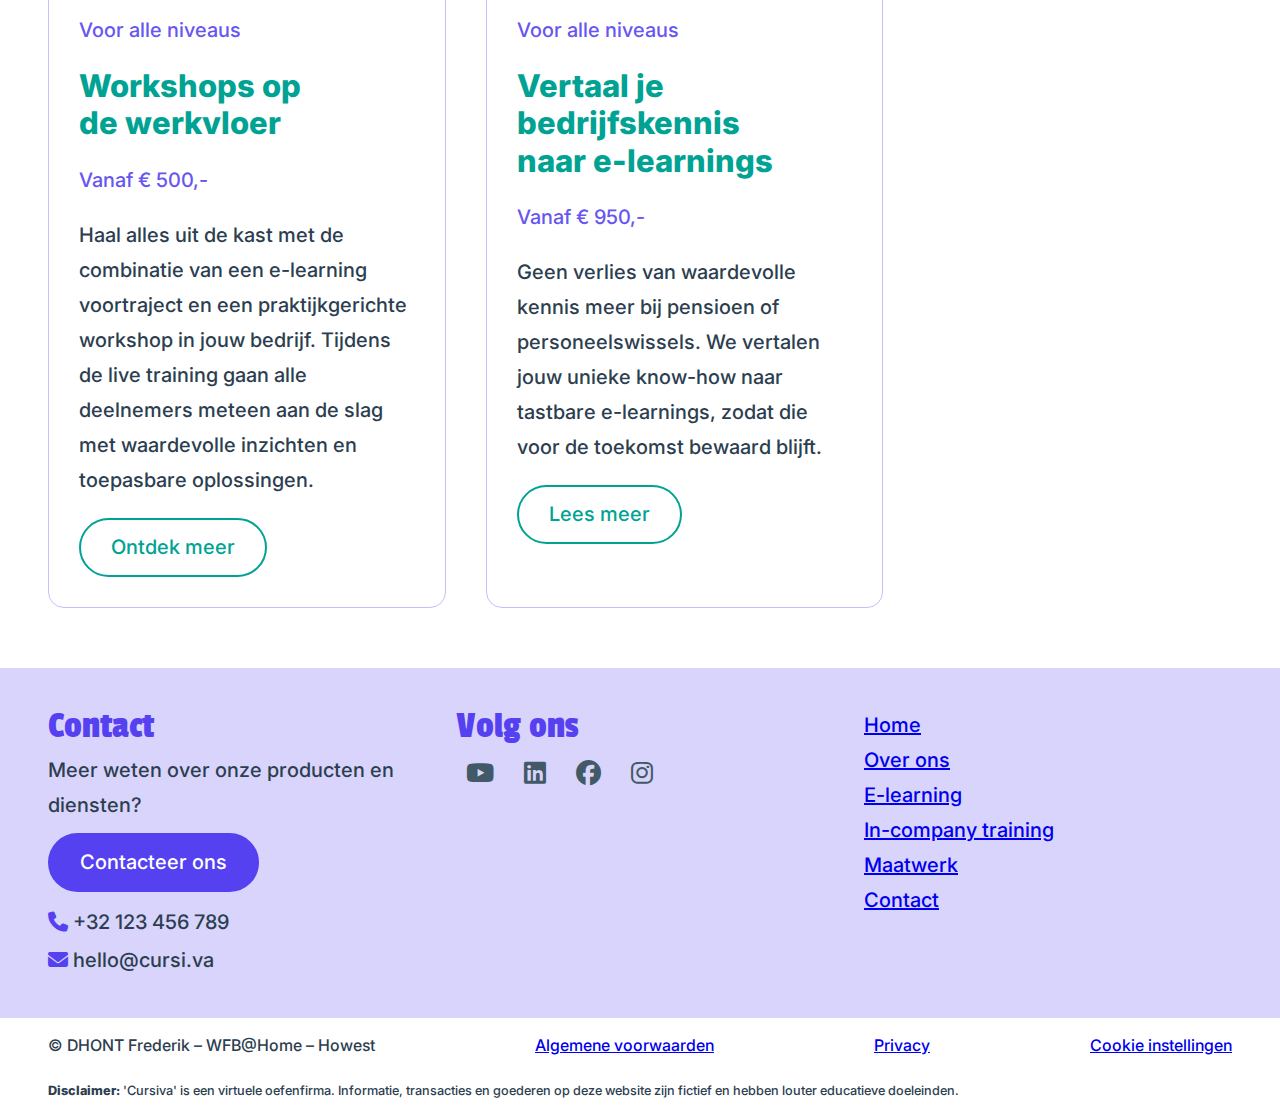
<file: pages/shop-elearning.html>
<!DOCTYPE html>
<html lang="nl">
  <head>
    <meta charset="UTF-8" />
    <meta name="viewport" content="width=device-width, initial-scale=1.0" />
    <title>E-learnings | Cursiva</title>

    <link rel="icon" type="image/svg+xml" href="/favicon.svg" />
    <link
      rel="icon"
      type="image/png"
      href="../favicon/favicon-192x192.png"
      sizes="192x192"
    />
    <link
      rel="icon"
      type="image/png"
      href="../favicon/favicon-96x96.png"
      sizes="96x96"
    />
    <link rel="icon" href="../favicon/favicon.ico" type="image/x-icon" />
    <link rel="apple-touch-icon" href="../favicon/apple-touch-icon.png" />

    <link rel="stylesheet" href="../css/reset.css" />
    <link rel="stylesheet" href="../css/fonts.css" />
    <link rel="stylesheet" href="../css/global.css" />
    <link rel="stylesheet" href="../css/1_composition.css" />
    <link rel="stylesheet" href="../css/2_utility.css" />
    <link rel="stylesheet" href="../css/3_block.css" />
    <link
      rel="stylesheet"
      href="https://cdnjs.cloudflare.com/ajax/libs/font-awesome/6.6.0/css/all.min.css"
    />
  </head>
  <body>
    <header class="content-width">
      <div
        id="header-secondary"
        class="full-width | u-bg-primary-7 u-padding-block-xxs u-color-grey"
      >
        <div class="cluster | u-space-between">
          <ul id="header-contact" class="cluster | u-gap-s | b-contact-info">
            <li>
              <a href="tel:+32123456789"
                ><i class="fas fa-phone"></i> +32&nbsp;123&nbsp;456&nbsp;789</a
              >
            </li>
            <li>
              <a href="mailto:hello@cursi.va"
                ><i class="fa-solid fa-envelope"></i> hello@cursi.va</a
              >
            </li>
          </ul>
          <ul id="header-socials" class="cluster | u-gap-xxs | b-social-icons">
            <li>
              <a href="https://www.youtube.com" target="_blank">
                <i class="fab fa-youtube"></i>
              </a>
            </li>
            <li>
              <a href="https://linkedin.com" target="_blank"
                ><i class="fab fa-linkedin"></i
              ></a>
            </li>

            <li>
              <a href="https://facebook.com" target="_blank"
                ><i class="fab fa-facebook"></i
              ></a>
            </li>
            <li>
              <a href="https://instagram.com" target="_blank"
                ><i class="fab fa-instagram"></i
              ></a>
            </li>
          </ul>
        </div>
      </div>
      <div id="header-primary" class="cluster | u-bg-white u-space-between">
        <a href="../index.html" id="header-brand" class="b-logo-grid">
          <div class="u-inline-size-xl u-border-radius-50pct">
            <img src="../assets/icons/Cursiva-logo.png" alt="Cursiva logo" />
          </div>
          <div class="u-ff-heading u-fs-step-4 u-padding-block-l">
            Cursiva<span class="u-color-secondary">.</span>
          </div>
        </a>
        <nav
          id="header-nav"
          class="cluster | u-padding-block-s u-fs-step-1 u-uppercase"
        >
          <ul class="cluster u-align-center u-gap-s">
            <li><a href="../index.html">Home</a></li>
            <li><a href="about.html">Over ons</a></li>
            <li class="b-active-page">
              <a href="shop-elearning.html">E-learning</a>
            </li>
            <li><a href="contact.html">Contact</a></li>
          </ul>
        </nav>
      </div>
    </header>

    <main class="content-width">
      <header class="full-width u-bg-secondary-3 | u-margin-bottom-m">
        <h1 class="u-margin-block-m">E-learnings</h1>
      </header>
      <div class="with-sidebar">
        <div>
          <!-- Not sidebar -->
          <div class="stack-m">
            <section class="stack-s">
              <h2 id="word">Word</h2>
              <div class="switcher">
                <!-- Course #1 -->
                <article
                  class="stack-s | u-border-light u-border-round u-padding-block-m u-padding-inline-m"
                >
                  <span class="b-course-card-meta">Beginner ●○○</span>
                  <h3 class="u-fs-step-2">De basis van Word</h3>
                  <span class="b-with-icon">
                    <i class="b-duration-icon fas fa-clock"></i>
                    3 uur | &euro; 99,-
                  </span>
                  <p>
                    Leer de basisprincipes van Microsoft Word, waaronder
                    documentcreatie, opmaak en eenvoudige tools.
                  </p>
                  <a href="contact.html" class="btn-tertiary"
                    >Schrijf je nu in</a
                  >
                </article>
                <!-- Course #2 -->
                <article
                  class="stack-s | u-border-light u-border-round u-padding-block-m u-padding-inline-m"
                >
                  <span class="b-course-card-meta">Gevorderd ●●○</span>
                  <h3 class="u-fs-step-2">Geavanceerde opmaak in Word</h3>
                  <span class="b-with-icon">
                    <i class="b-duration-icon fas fa-clock"></i>
                    5 uur | &euro; 150,-
                  </span>
                  <p>
                    Verken geavanceerde opmaaktechnieken, zoals stijlen,
                    kolommen, inhoudstafels en snelonderdelen.
                  </p>
                  <a href="contact.html" class="btn-tertiary"
                    >Schrijf je nu in</a
                  >
                </article>
              </div>
              <div class="switcher">
                <!-- Course #3 -->
                <article
                  class="stack-s | u-border-light u-border-round u-padding-block-m u-padding-inline-m"
                >
                  <span class="b-course-card-meta">Gevorderd ●●○</span>
                  <h3 class="u-fs-step-2">Samenwerken in Word</h3>
                  <span class="b-with-icon">
                    <i class="b-duration-icon fas fa-clock"></i>
                    2 uur | &euro; 65,-
                  </span>
                  <p>
                    Een cursus gericht op het effectief samenwerken in Word,
                    inclusief revisies (track changes) en opmerkingen.
                  </p>
                  <a href="contact.html" class="btn-tertiary"
                    >Schrijf je nu in</a
                  >
                </article>
                <!-- Course #4 -->
                <article
                  class="stack-s | u-border-light u-border-round u-padding-block-m u-padding-inline-m"
                >
                  <span class="b-course-card-meta">Gevorderd ●●○</span>
                  <h3 class="u-fs-step-2">Toveren met templates</h3>
                  <span class="b-with-icon">
                    <i class="b-duration-icon fas fa-clock"></i>
                    3 uur | &euro; 99,-
                  </span>
                  <p>
                    Leer Word-sjablonen maken waarmee je telkens opnieuw
                    professionele documenten creëert in een mum van tijd.
                  </p>
                  <a href="contact.html" class="btn-tertiary"
                    >Schrijf je nu in</a
                  >
                </article>
              </div>
              <div class="switcher">
                <!-- Course #5 -->
                <article
                  class="stack-s | u-border-light u-border-round u-padding-block-m u-padding-inline-m"
                >
                  <span class="b-course-card-meta">Expert ●●●</span>
                  <h3 class="u-fs-step-2">Automatisch documentbeheer</h3>
                  <span class="b-with-icon">
                    <i class="b-duration-icon fas fa-clock"></i>
                    4 uur | &euro; 125,-
                  </span>
                  <p>
                    Optimaliseer het maken en beheren van grote aantallen
                    documenten met tools zoals mail merge en macro's.
                  </p>
                  <a href="contact.html" class="btn-tertiary"
                    >Schrijf je nu in</a
                  >
                </article>
              </div>
            </section>
            <section class="stack-s">
              <h2 id="excel" class="u-margin-top-xl">Excel</h2>
              <div class="switcher">
                <!-- Course #1 -->
                <article
                  class="stack-s | u-border-light u-border-round u-padding-block-m u-padding-inline-m"
                >
                  <span class="b-course-card-meta">Beginner ●○○</span>
                  <h3 class="u-fs-step-2">De basis van Excel</h3>
                  <span class="b-with-icon">
                    <i class="b-duration-icon fas fa-clock"></i>
                    3 uur | &euro; 99,-
                  </span>
                  <p>
                    Leer de basis van Excel, inclusief celopmaak, eenvoudige
                    formules en het maken van grafieken.
                  </p>
                  <a href="contact.html" class="btn-tertiary"
                    >Schrijf je nu in</a
                  >
                </article>
                <!-- Course #2 -->
                <article
                  class="stack-s | u-border-light u-border-round u-padding-block-m u-padding-inline-m"
                >
                  <span class="b-course-card-meta">Gevorderd ●●○</span>
                  <h3 class="u-fs-step-2">Geavanceerde Excel-formules</h3>
                  <span class="b-with-icon">
                    <i class="b-duration-icon fas fa-clock"></i>
                    4 uur | &euro; 125,-
                  </span>
                  <p>
                    Ontdek de kracht van geavanceerde formules in Excel, zoals
                    geneste functies, logische formules en opzoekfuncties, om
                    complexe berekeningen en analyses moeiteloos uit te voeren.
                  </p>
                  <a href="contact.html" class="btn-tertiary"
                    >Schrijf je nu in</a
                  >
                </article>
              </div>
              <div class="switcher">
                <!-- Course #3 -->
                <article
                  class="stack-s | u-border-light u-border-round u-padding-block-m u-padding-inline-m"
                >
                  <span class="b-course-card-meta">Gevorderd ●●○</span>
                  <h3 class="u-fs-step-2">Datavisualisatie in Excel</h3>
                  <span class="b-with-icon">
                    <i class="b-duration-icon fas fa-clock"></i>
                    3 uur | &euro; 99,-
                  </span>
                  <p>
                    Maak krachtige en inzichtelijke datavisualisaties met
                    Excel’s geavanceerde grafiekfunctionaliteiten.
                  </p>
                  <a href="contact.html" class="btn-tertiary"
                    >Schrijf je nu in</a
                  >
                </article>
                <!-- Course #4 -->
                <article
                  class="stack-s | u-border-light u-border-round u-padding-block-m u-padding-inline-m"
                >
                  <span class="b-course-card-meta">Gevorderd ●●○</span>
                  <h3 class="u-fs-step-2">Tabellen en draaitabellen</h3>
                  <span class="b-with-icon">
                    <i class="b-duration-icon fas fa-clock"></i>
                    3 uur | &euro; 99,-
                  </span>
                  <p>
                    Leer gegevens organiseren en analyseren met Excel-tabellen
                    en creëer interactieve draaitabellen om snel inzicht te
                    krijgen in grote hoeveelheden data.
                  </p>
                  <a href="contact.html" class="btn-tertiary"
                    >Schrijf je nu in</a
                  >
                </article>
              </div>
              <div class="switcher">
                <!-- Course #5 -->
                <article
                  class="stack-s | u-border-light u-border-round u-padding-block-m u-padding-inline-m"
                >
                  <span class="b-course-card-meta">Expert ●●●</span>
                  <h3 class="u-fs-step-2">Excel macro's en VBA</h3>
                  <span class="b-with-icon">
                    <i class="b-duration-icon fas fa-clock"></i>
                    5 uur | &euro; 150,-
                  </span>
                  <p>
                    Optimaliseer het maken en beheren van grote aantallen
                    documenten met tools zoals mail merge en macro's.
                  </p>
                  <a href="contact.html" class="btn-tertiary"
                    >Schrijf je nu in</a
                  >
                </article>
              </div>
            </section>
            <section class="stack-s">
              <h2 id="powerpoint" class="u-margin-top-xl">PowerPoint</h2>
              <div class="switcher">
                <!-- Course #1 -->
                <article
                  class="stack-s | u-border-light u-border-round u-padding-block-m u-padding-inline-m"
                >
                  <span class="b-course-card-meta">Beginner ●○○</span>
                  <h3 class="u-fs-step-2">De essentie van PowerPoint</h3>
                  <span class="b-with-icon">
                    <i class="b-duration-icon fas fa-clock"></i>
                    3 uur | &euro; 99,-
                  </span>
                  <p>
                    Leer hoe je professioneel ogende presentaties maakt met de
                    basisfuncties en ontwerpprincipes van PowerPoint.
                  </p>
                  <a href="contact.html" class="btn-tertiary"
                    >Schrijf je nu in</a
                  >
                </article>

                <!-- Course #2 -->
                <article
                  class="stack-s | u-border-light u-border-round u-padding-block-m u-padding-inline-m"
                >
                  <span class="b-course-card-meta">Beginner ●○○</span>
                  <h3 class="u-fs-step-2">Storytelling met slides</h3>
                  <span class="b-with-icon">
                    <i class="b-duration-icon fas fa-clock"></i>
                    3 uur | &euro; 99,-
                  </span>
                  <p>
                    Maak indruk met pakkende presentaties, door een verhaal te
                    vertellen aan de hand van basisfuncties in Powerpoint.
                  </p>
                  <a href="contact.html" class="btn-tertiary"
                    >Schrijf je nu in</a
                  >
                </article>
              </div>
              <div class="switcher">
                <!-- Course #3 -->
                <article
                  class="stack-s | u-border-light u-border-round u-padding-block-m u-padding-inline-m"
                >
                  <span class="b-course-card-meta">Gevorderd ●●○</span>
                  <h3 class="u-fs-step-2">Effectieve salespresentaties</h3>
                  <span class="b-with-icon">
                    <i class="b-duration-icon fas fa-clock"></i>
                    3 uur | &euro; 99,-
                  </span>
                  <p>
                    Leer overtuigende en visueel sterke presentaties maken om
                    klanten te winnen en je verkoopboodschap krachtig over te
                    brengen.
                  </p>
                  <a href="contact.html" class="btn-tertiary"
                    >Schrijf je nu in</a
                  >
                </article>

                <!-- Course #4 -->
                <article
                  class="stack-s | u-border-light u-border-round u-padding-block-m u-padding-inline-m"
                >
                  <span class="b-course-card-meta">Gevorderd ●●○</span>
                  <h3 class="u-fs-step-2">
                    PowerPoint voor managers en bestuurders
                  </h3>
                  <span class="b-with-icon">
                    <i class="b-duration-icon fas fa-clock"></i>
                    3 uur | &euro; 99,-
                  </span>
                  <p>
                    Creëer presentaties die complexe data, zoals KPI's en
                    marktanalyses, begrijpelijk maken voor besluitvorming op
                    hoog niveau.
                  </p>
                  <a href="contact.html" class="btn-tertiary"
                    >Schrijf je nu in</a
                  >
                </article>
              </div>
            </section>
            <section class="stack-s">
              <h2 id="bundels" class="u-margin-top-xl">Bundels</h2>
              <div class="switcher">
                <!-- Course #1 -->
                <article
                  class="stack-s | u-border-light u-border-round u-padding-block-m u-padding-inline-m"
                >
                  <span class="b-course-card-meta">10% Korting</span>
                  <h3 class="u-fs-step-2">Complete Word-bundel</h3>
                  <span class="b-with-icon">
                    <i class="b-duration-icon fas fa-clock"></i>
                    17 uur | &euro; 500
                  </span>
                  <p>
                    Beheers Microsoft Word van begin tot eind met deze complete
                    cursusbundel. Leer alles, van basisvaardigheden zoals
                    documentopmaak en sjablonen, tot geavanceerde functies zoals
                    macro’s, mail merge en samenwerkingstools. Inclusief
                    levenslange updates en nieuwe cursussen.
                  </p>
                  <a href="contact.html" class="btn-tertiary"
                    >Schrijf je nu in</a
                  >
                </article>

                <!-- Course #2 -->
                <article
                  class="stack-s | u-border-light u-border-round u-padding-block-m u-padding-inline-m"
                >
                  <span class="b-course-card-meta">15% Korting</span>
                  <h3 class="u-fs-step-2">Complete Excel-bundel</h3>
                  <span class="b-with-icon">
                    <i class="b-duration-icon fas fa-clock"></i>
                    18 uur | &euro; 500,-
                  </span>
                  <p>
                    Leer Excel van A tot Z met deze uitgebreide bundel. Beheers
                    alles, van eenvoudige formules en tabellen tot complexe
                    draaitabellen, data-analyse en geavanceerde macro’s.
                    Inclusief levenslange updates en nieuwe cursussen.
                  </p>
                  <a href="contact.html" class="btn-tertiary"
                    >Schrijf je nu in</a
                  >
                </article>
              </div>
              <div class="switcher">
                <!-- Course #3 -->
                <article
                  class="stack-s | u-border-light u-border-round u-padding-block-m u-padding-inline-m"
                >
                  <span class="b-course-card-meta">10% Korting</span>
                  <h3 class="u-fs-step-2">Complete PowerPoint-bundel</h3>
                  <span class="b-with-icon">
                    <i class="b-duration-icon fas fa-clock"></i>
                    12 uur | &euro; 355,-
                  </span>
                  <p>
                    Ontwikkel je PowerPoint-vaardigheden volledig met deze
                    alles-in-één bundel. Van het maken van basispresentaties tot
                    het toepassen van geavanceerde animaties, interactieve
                    functies en zakelijke storytelling. Inclusief levenslange
                    updates en nieuwe cursussen.
                  </p>
                  <a href="contact.html" class="btn-tertiary"
                    >Schrijf je nu in</a
                  >
                </article>

                <!-- Course #4 -->
                <article
                  class="stack-s | u-border-light u-border-round u-padding-block-m u-padding-inline-m"
                >
                  <span class="b-course-card-meta">20% Korting</span>
                  <h3 class="u-fs-step-2">Complete Office-bundel</h3>
                  <span class="b-with-icon">
                    <i class="b-duration-icon fas fa-clock"></i>
                    47 uur | &euro; 1250,-
                  </span>
                  <p>
                    Ontgrendel je volledige potentieel in Microsoft Office met
                    deze ultieme bundel. Krijg toegang tot alle cursussen in
                    Word, PowerPoint en Excel, en leer hoe je straffe content
                    maakt met elk van deze programma’s. Inclusief levenslange
                    updates en nieuwe cursussen.
                  </p>
                  <a href="contact.html" class="btn-tertiary"
                    >Schrijf je nu in</a
                  >
                </article>
              </div>
            </section>
            <section class="stack-s">
              <h2 id="bedrijfstrainingen" class="u-margin-top-xl">
                Bedrijfstrainingen
              </h2>
              <div class="switcher">
                <!-- Course #1 -->
                <article
                  class="stack-s | u-border-light u-border-round u-padding-block-m u-padding-inline-m"
                >
                  <span class="b-course-card-meta">Voor alle niveaus</span>
                  <h3 class="u-fs-step-2">Workshops op de werkvloer</h3>
                  <span class="b-with-icon"> Vanaf &euro; 500,- </span>
                  <p>
                    Haal alles uit de kast met de combinatie van een e-learning
                    voortraject en een praktijkgerichte workshop in jouw
                    bedrijf. Tijdens de live training gaan alle deelnemers
                    meteen aan de slag met waardevolle inzichten en toepasbare
                    oplossingen.
                  </p>
                  <a href="shop-incompany.html" class="btn-tertiary"
                    >Ontdek meer</a
                  >
                </article>

                <!-- Course #2 -->
                <article
                  class="stack-s | u-border-light u-border-round u-padding-block-m u-padding-inline-m"
                >
                  <span class="b-course-card-meta">Voor alle niveaus</span>
                  <h3 class="u-fs-step-2">
                    Vertaal je bedrijfskennis naar e-learnings
                  </h3>
                  <span class="b-with-icon"> Vanaf &euro; 950,- </span>
                  <p>
                    Geen verlies van waardevolle kennis meer bij pensioen of
                    personeels­wissels. We vertalen jouw unieke know-how naar
                    tastbare e-learnings, zodat die voor de toekomst bewaard
                    blijft.
                  </p>
                  <a href="shop-custom.html" class="btn-tertiary">Lees meer</a>
                </article>
              </div>
            </section>
          </div>
        </div>
        <!-- Sidebar -->
        <aside class="u-margin-bottom-m">
          <div
            class="stack-xs | u-bg-primary-7 | u-padding-block-s u-padding-inline-m"
          >
            <span class="u-ff-heading u-fs-step-2 u-color-primary">
              Categorieën
            </span>
            <ul class="stack-xxs no-bullets">
              <li><a href="#word">Word</a></li>
              <li><a href="#excel">Excel</a></li>
              <li><a href="#powerpoint">PowerPoint</a></li>
              <li><a href="#bundels">Bundels</a></li>
              <li><a href="#bedrijfstrainingen">Bedrijfstrainingen</a></li>
            </ul>
          </div>
        </aside>
      </div>
    </main>

    <footer class="content-width | u-margin-top-xl">
      <div class="full-width | u-bg-primary-7 u-padding-block-m-l">
        <div id="footer-primary" class="switcher | u-gap-l">
          <div class="stack-xxs">
            <div class="u-ff-heading u-fs-step-3 u-color-primary">Contact</div>
            <div>Meer weten over onze producten en diensten?</div>
            <a class="btn-primary" href="contact.html">Contacteer ons</a>

            <ul class="b-contact-info">
              <li>
                <a href="tel:+32123456789"
                  ><i class="fas fa-phone"></i>
                  +32&nbsp;123&nbsp;456&nbsp;789</a
                >
              </li>
              <li>
                <a href="mailto:hello@cursi.va"
                  ><i class="fa-solid fa-envelope"></i> hello@cursi.va</a
                >
              </li>
            </ul>
          </div>
          <div class="stack-xxs">
            <div class="u-ff-heading u-fs-step-3 u-color-primary">Volg ons</div>
            <ul
              id="footer-socials"
              class="cluster | u-gap-xxs u-fs-step-1 | b-social-icons"
            >
              <li>
                <a href="https://www.youtube.com" target="_blank">
                  <i class="fab fa-youtube"></i>
                </a>
              </li>
              <li>
                <a href="https://linkedin.com" target="_blank"
                  ><i class="fab fa-linkedin"></i
                ></a>
              </li>

              <li>
                <a href="https://facebook.com" target="_blank"
                  ><i class="fab fa-facebook"></i
                ></a>
              </li>
              <li>
                <a href="https://instagram.com" target="_blank"
                  ><i class="fab fa-instagram"></i
                ></a>
              </li>
            </ul>
          </div>
          <nav>
            <ul>
              <li><a href="../index.html">Home</a></li>
              <li><a href="about.html">Over ons</a></li>
              <li><a href="shop-elearning.html">E-learning</a></li>
              <li>
                <a href="shop-incompany.html">In-company training</a>
              </li>
              <li><a href="shop-custom.html">Maatwerk</a></li>
              <li><a href="contact.html">Contact</a></li>
            </ul>
          </nav>
        </div>
      </div>
      <div
        id="footer-secondary"
        class="cluster | u-space-between u-padding-block-xxs"
      >
        <small>&copy; DHONT Frederik – WFB@Home – Howest</small>
        <small><a href="terms.html">Algemene voorwaarden</a></small>
        <small><a href="privacy.html">Privacy</a></small>
        <small><a href="cookies.html">Cookie instellingen</a></small>
      </div>
      <small
        id="footer-tertiary"
        class="u-fs-step--2 u-line-height-s u-padding-block-xxs"
      >
        <strong>Disclaimer:</strong> 'Cursiva' is een virtuele oefenfirma.
        Informatie, transacties en goederen op deze website zijn fictief en
        hebben louter educatieve doeleinden.</small
      >
    </footer>
  </body>
</html>
</file>
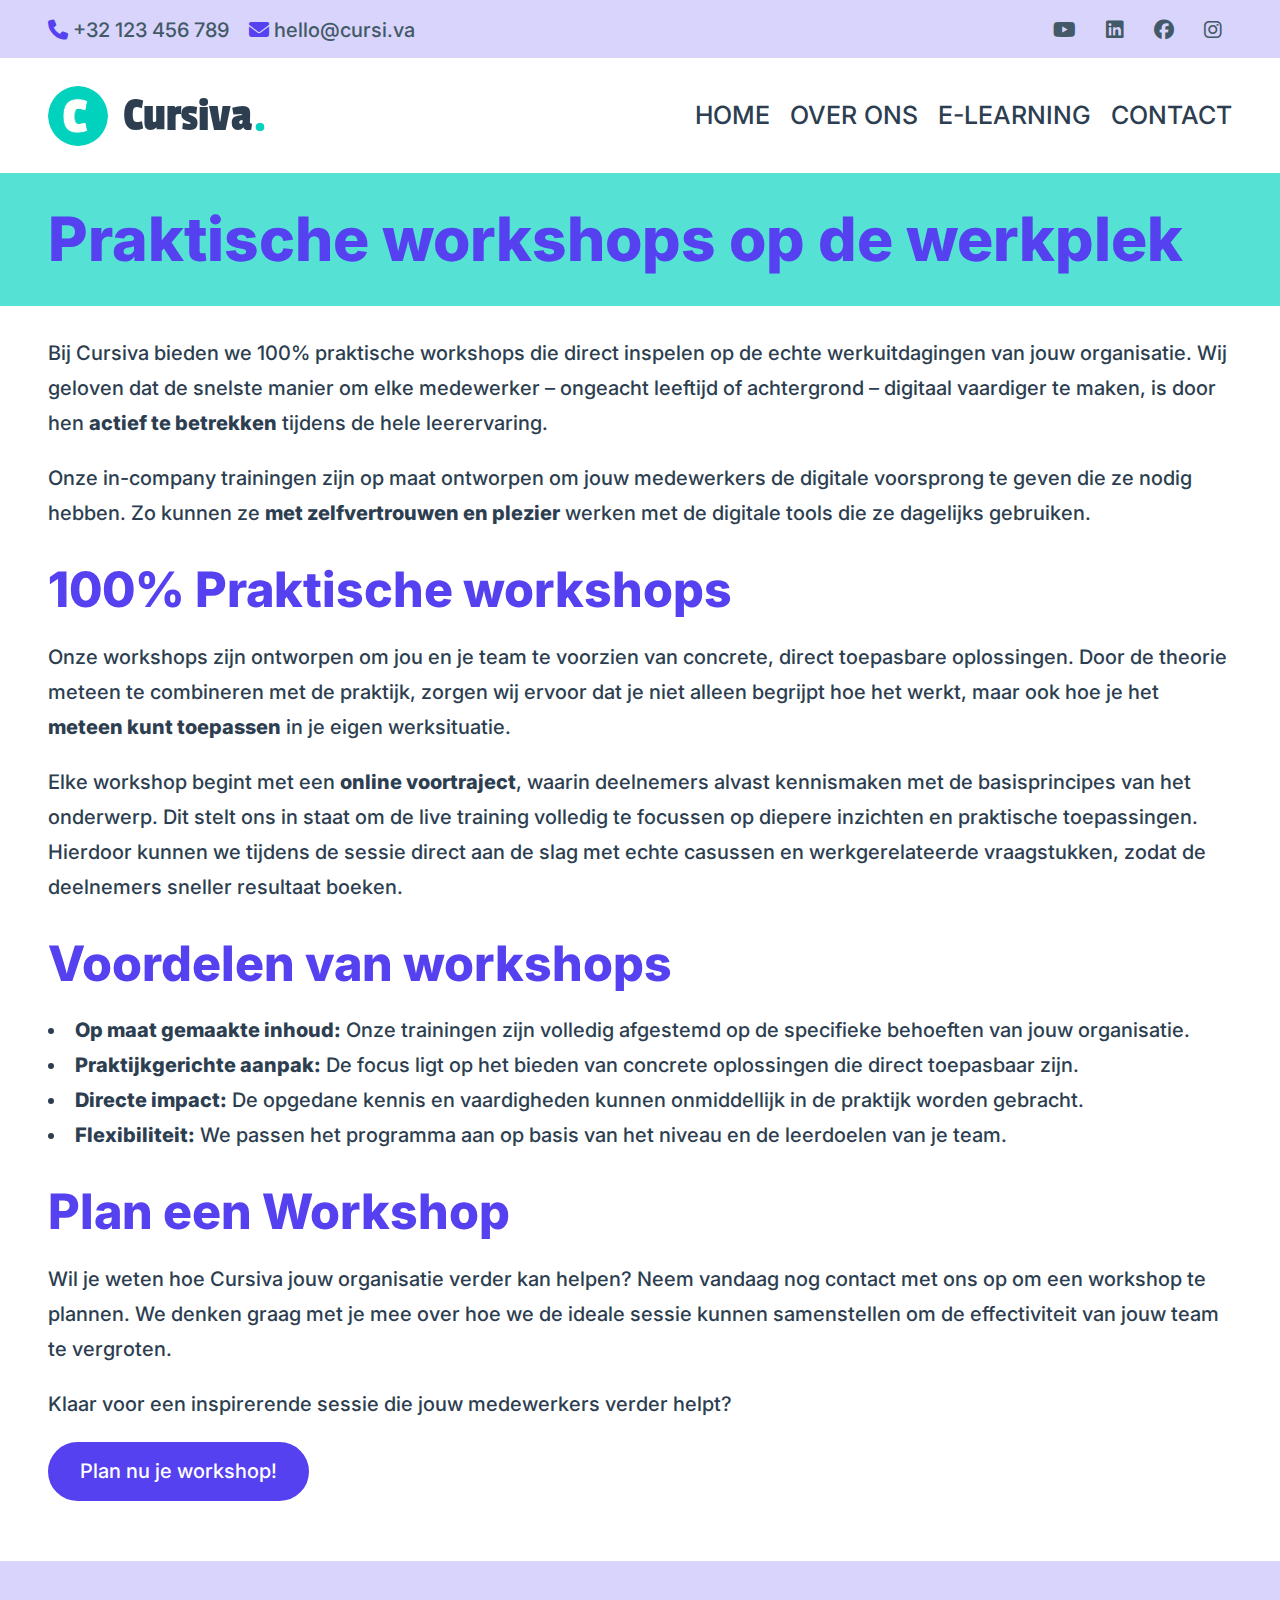
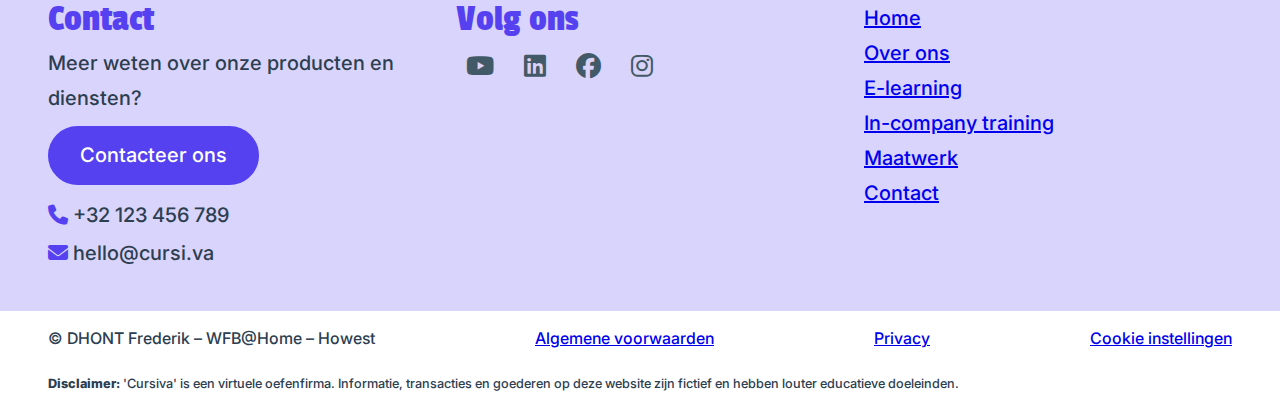
<file: pages/shop-incompany.html>
<!DOCTYPE html>
<html lang="nl">
  <head>
    <meta charset="UTF-8" />
    <meta name="viewport" content="width=device-width, initial-scale=1.0" />
    <title>In-company opleidingen | Cursiva</title>

    <link rel="icon" type="image/svg+xml" href="/favicon.svg" />
    <link
      rel="icon"
      type="image/png"
      href="../favicon/favicon-192x192.png"
      sizes="192x192"
    />
    <link
      rel="icon"
      type="image/png"
      href="../favicon/favicon-96x96.png"
      sizes="96x96"
    />
    <link rel="icon" href="../favicon/favicon.ico" type="image/x-icon" />
    <link rel="apple-touch-icon" href="../favicon/apple-touch-icon.png" />

    <link rel="stylesheet" href="../css/reset.css" />
    <link rel="stylesheet" href="../css/fonts.css" />
    <link rel="stylesheet" href="../css/global.css" />
    <link rel="stylesheet" href="../css/1_composition.css" />
    <link rel="stylesheet" href="../css/2_utility.css" />
    <link rel="stylesheet" href="../css/3_block.css" />
    <link
      rel="stylesheet"
      href="https://cdnjs.cloudflare.com/ajax/libs/font-awesome/6.6.0/css/all.min.css"
    />
  </head>
  <body>
    <header class="content-width">
      <div
        id="header-secondary"
        class="full-width | u-bg-primary-7 u-padding-block-xxs u-color-grey"
      >
        <div class="cluster | u-space-between">
          <ul id="header-contact" class="cluster | u-gap-s | b-contact-info">
            <li>
              <a href="tel:+32123456789"
                ><i class="fas fa-phone"></i> +32&nbsp;123&nbsp;456&nbsp;789</a
              >
            </li>
            <li>
              <a href="mailto:hello@cursi.va"
                ><i class="fa-solid fa-envelope"></i> hello@cursi.va</a
              >
            </li>
          </ul>
          <ul id="header-socials" class="cluster | u-gap-xxs | b-social-icons">
            <li>
              <a href="https://www.youtube.com" target="_blank">
                <i class="fab fa-youtube"></i>
              </a>
            </li>
            <li>
              <a href="https://linkedin.com" target="_blank"
                ><i class="fab fa-linkedin"></i
              ></a>
            </li>

            <li>
              <a href="https://facebook.com" target="_blank"
                ><i class="fab fa-facebook"></i
              ></a>
            </li>
            <li>
              <a href="https://instagram.com" target="_blank"
                ><i class="fab fa-instagram"></i
              ></a>
            </li>
          </ul>
        </div>
      </div>
      <div id="header-primary" class="cluster | u-bg-white u-space-between">
        <a href="../index.html" id="header-brand" class="b-logo-grid">
          <div class="u-inline-size-xl u-border-radius-50pct">
            <img src="../assets/icons/Cursiva-logo.png" alt="Cursiva logo" />
          </div>
          <div class="u-ff-heading u-fs-step-4 u-padding-block-l">
            Cursiva<span class="u-color-secondary">.</span>
          </div>
        </a>
        <nav
          id="header-nav"
          class="cluster | u-padding-block-s u-fs-step-1 u-uppercase"
        >
          <ul class="cluster u-align-center u-gap-s">
            <li><a href="../index.html">Home</a></li>
            <li><a href="about.html">Over ons</a></li>
            <li>
              <a href="shop-elearning.html">E-learning</a>
            </li>
            <li><a href="contact.html">Contact</a></li>
          </ul>
        </nav>
      </div>
    </header>

    <main class="content-width">
      <header class="full-width u-bg-secondary-3 | u-margin-bottom-m">
        <h1 class="u-margin-block-m">Praktische workshops op de werkplek</h1>
      </header>
      <div class="stack-m">
        <section class="stack-s">
          <p>
            Bij Cursiva bieden we 100% praktische workshops die direct inspelen
            op de echte werkuitdagingen van jouw organisatie. Wij geloven dat de
            snelste manier om elke medewerker – ongeacht leeftijd of achtergrond
            – digitaal vaardiger te maken, is door hen
            <strong>actief te betrekken</strong>
            tijdens de hele leerervaring.
          </p>
          <p>
            Onze in-company trainingen zijn op maat ontworpen om jouw
            medewerkers de digitale voorsprong te geven die ze nodig hebben. Zo
            kunnen ze <strong>met zelfvertrouwen en plezier</strong> werken met
            de digitale tools die ze dagelijks gebruiken.
          </p>
        </section>
        <section class="stack-s">
          <h2>100% Praktische workshops</h2>
          <p>
            Onze workshops zijn ontworpen om jou en je team te voorzien van
            concrete, direct toepasbare oplossingen. Door de theorie meteen te
            combineren met de praktijk, zorgen wij ervoor dat je niet alleen
            begrijpt hoe het werkt, maar ook hoe je het
            <strong>meteen kunt toepassen</strong> in je eigen werksituatie.
          </p>
          <p>
            Elke workshop begint met een <strong>online voortraject</strong>,
            waarin deelnemers alvast kennismaken met de basisprincipes van het
            onderwerp. Dit stelt ons in staat om de live training volledig te
            focussen op diepere inzichten en praktische toepassingen. Hierdoor
            kunnen we tijdens de sessie direct aan de slag met echte casussen en
            werkgerelateerde vraagstukken, zodat de deelnemers sneller resultaat
            boeken.
          </p>
        </section>
        <section class="stack-s">
          <h2>Voordelen van workshops</h2>
          <ul>
            <li>
              <strong>Op maat gemaakte inhoud:</strong> Onze trainingen zijn
              volledig afgestemd op de specifieke behoeften van jouw
              organisatie.
            </li>
            <li>
              <strong>Praktijkgerichte aanpak:</strong> De focus ligt op het
              bieden van concrete oplossingen die direct toepasbaar zijn.
            </li>
            <li>
              <strong>Directe impact:</strong> De opgedane kennis en
              vaardigheden kunnen onmiddellijk in de praktijk worden gebracht.
            </li>
            <li>
              <strong>Flexibiliteit:</strong> We passen het programma aan op
              basis van het niveau en de leerdoelen van je team.
            </li>
          </ul>
        </section>
        <section class="stack-s">
          <h2>Plan een Workshop</h2>
          <p>
            Wil je weten hoe Cursiva jouw organisatie verder kan helpen? Neem
            vandaag nog contact met ons op om een workshop te plannen. We denken
            graag met je mee over hoe we de ideale sessie kunnen samenstellen om
            de effectiviteit van jouw team te vergroten.
          </p>
          <p>
            Klaar voor een inspirerende sessie die jouw medewerkers verder
            helpt?
          </p>
          <a href="contact.html" class="btn-primary">Plan nu je workshop!</a>
        </section>
      </div>
    </main>

    <footer class="content-width | u-margin-top-xl">
      <div class="full-width | u-bg-primary-7 u-padding-block-m-l">
        <div id="footer-primary" class="switcher | u-gap-l">
          <div class="stack-xxs">
            <div class="u-ff-heading u-fs-step-3 u-color-primary">Contact</div>
            <div>Meer weten over onze producten en diensten?</div>
            <a class="btn-primary" href="contact.html">Contacteer ons</a>

            <ul class="b-contact-info">
              <li>
                <a href="tel:+32123456789"
                  ><i class="fas fa-phone"></i>
                  +32&nbsp;123&nbsp;456&nbsp;789</a
                >
              </li>
              <li>
                <a href="mailto:hello@cursi.va"
                  ><i class="fa-solid fa-envelope"></i> hello@cursi.va</a
                >
              </li>
            </ul>
          </div>
          <div class="stack-xxs">
            <div class="u-ff-heading u-fs-step-3 u-color-primary">Volg ons</div>
            <ul
              id="footer-socials"
              class="cluster | u-gap-xxs u-fs-step-1 | b-social-icons"
            >
              <li>
                <a href="https://www.youtube.com" target="_blank">
                  <i class="fab fa-youtube"></i>
                </a>
              </li>
              <li>
                <a href="https://linkedin.com" target="_blank"
                  ><i class="fab fa-linkedin"></i
                ></a>
              </li>

              <li>
                <a href="https://facebook.com" target="_blank"
                  ><i class="fab fa-facebook"></i
                ></a>
              </li>
              <li>
                <a href="https://instagram.com" target="_blank"
                  ><i class="fab fa-instagram"></i
                ></a>
              </li>
            </ul>
          </div>
          <nav>
            <ul>
              <li><a href="../index.html">Home</a></li>
              <li><a href="about.html">Over ons</a></li>
              <li><a href="shop-elearning.html">E-learning</a></li>
              <li>
                <a href="shop-incompany.html">In-company training</a>
              </li>
              <li><a href="shop-custom.html">Maatwerk</a></li>
              <li><a href="contact.html">Contact</a></li>
            </ul>
          </nav>
        </div>
      </div>
      <div
        id="footer-secondary"
        class="cluster | u-space-between u-padding-block-xxs"
      >
        <small>&copy; DHONT Frederik – WFB@Home – Howest</small>
        <small><a href="terms.html">Algemene voorwaarden</a></small>
        <small><a href="privacy.html">Privacy</a></small>
        <small><a href="cookies.html">Cookie instellingen</a></small>
      </div>
      <small
        id="footer-tertiary"
        class="u-fs-step--2 u-line-height-s u-padding-block-xxs"
      >
        <strong>Disclaimer:</strong> 'Cursiva' is een virtuele oefenfirma.
        Informatie, transacties en goederen op deze website zijn fictief en
        hebben louter educatieve doeleinden.</small
      >
    </footer>
  </body>
</html>
</file>
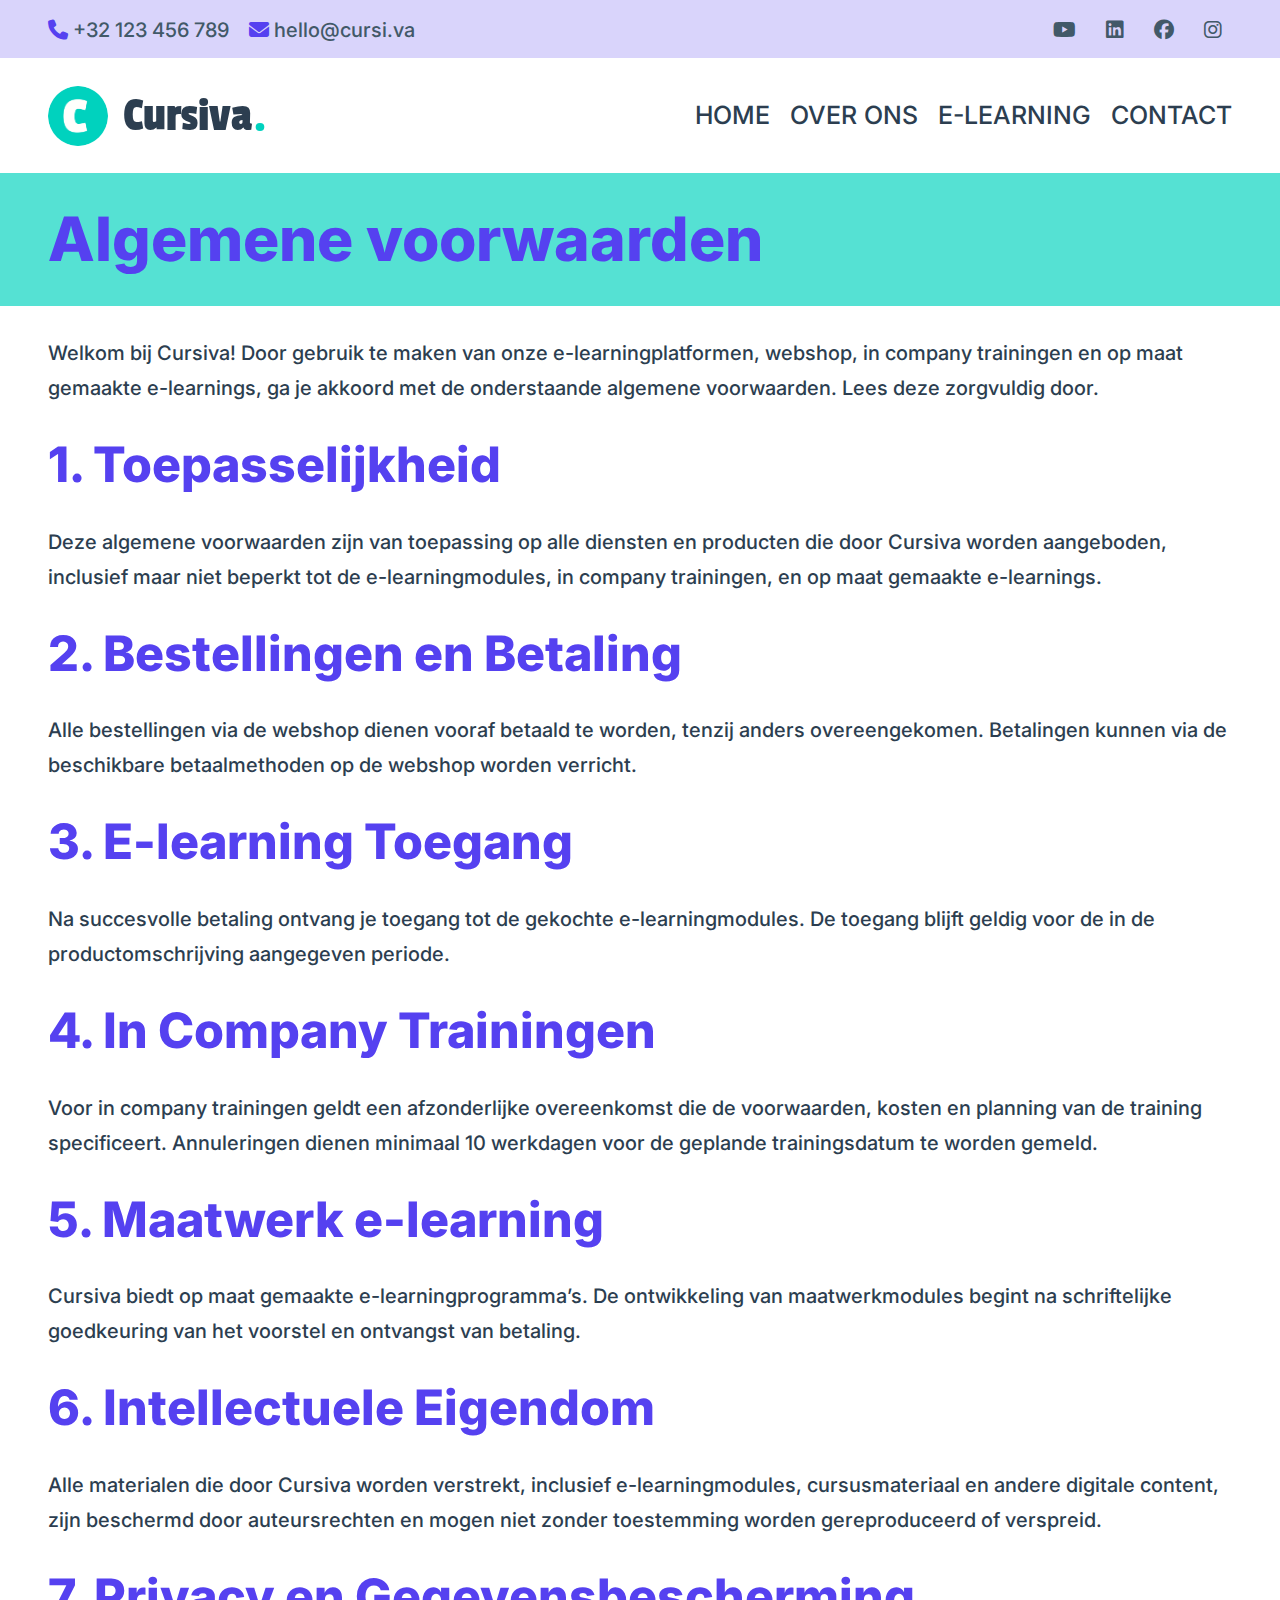
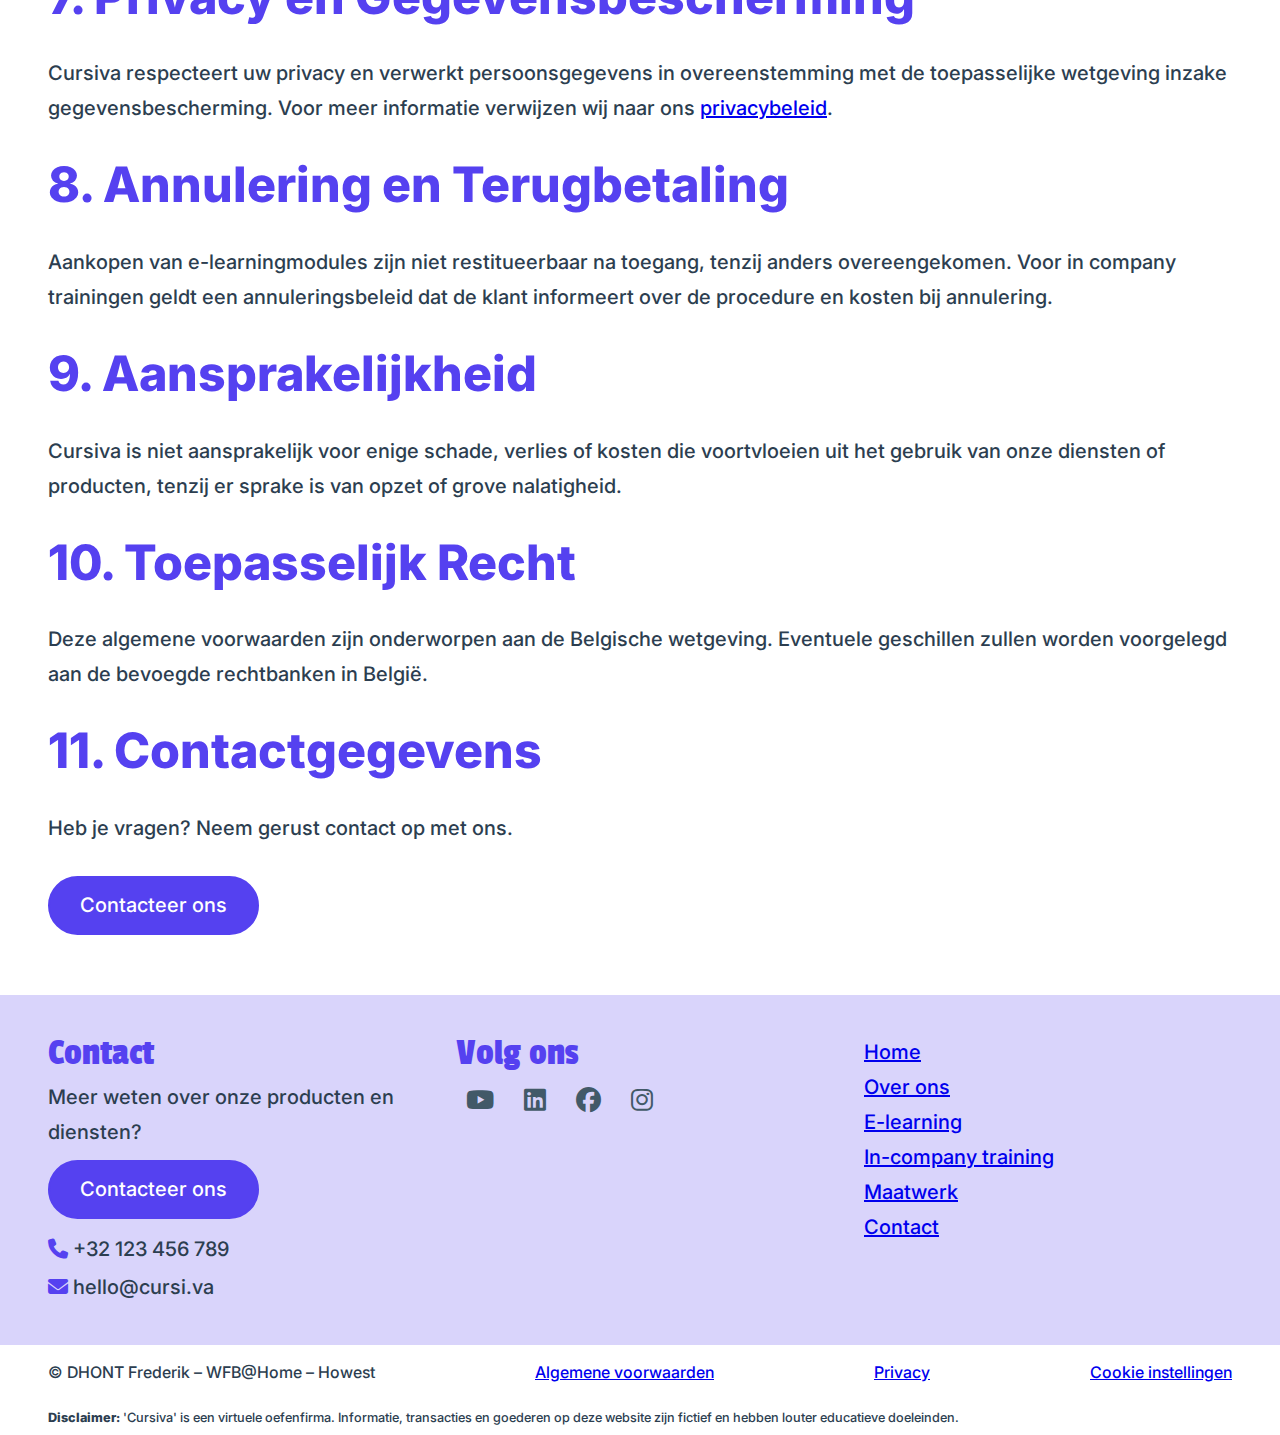
<file: pages/terms.html>
<!DOCTYPE html>
<html lang="nl">
  <head>
    <meta charset="UTF-8" />
    <meta name="viewport" content="width=device-width, initial-scale=1.0" />
    <title>Voorwaarden | Cursiva</title>

    <link rel="icon" type="image/svg+xml" href="/favicon.svg" />
    <link
      rel="icon"
      type="image/png"
      href="../favicon/favicon-192x192.png"
      sizes="192x192"
    />
    <link
      rel="icon"
      type="image/png"
      href="../favicon/favicon-96x96.png"
      sizes="96x96"
    />
    <link rel="icon" href="../favicon/favicon.ico" type="image/x-icon" />
    <link rel="apple-touch-icon" href="../favicon/apple-touch-icon.png" />

    <link rel="stylesheet" href="../css/reset.css" />
    <link rel="stylesheet" href="../css/fonts.css" />
    <link rel="stylesheet" href="../css/global.css" />
    <link rel="stylesheet" href="../css/1_composition.css" />
    <link rel="stylesheet" href="../css/2_utility.css" />
    <link rel="stylesheet" href="../css/3_block.css" />
    <link
      rel="stylesheet"
      href="https://cdnjs.cloudflare.com/ajax/libs/font-awesome/6.6.0/css/all.min.css"
    />
  </head>
  <body>
    <header class="content-width">
      <div
        id="header-secondary"
        class="full-width | u-bg-primary-7 u-padding-block-xxs u-color-grey"
      >
        <div class="cluster | u-space-between">
          <ul id="header-contact" class="cluster | u-gap-s | b-contact-info">
            <li>
              <a href="tel:+32123456789"
                ><i class="fas fa-phone"></i> +32&nbsp;123&nbsp;456&nbsp;789</a
              >
            </li>
            <li>
              <a href="mailto:hello@cursi.va"
                ><i class="fa-solid fa-envelope"></i> hello@cursi.va</a
              >
            </li>
          </ul>
          <ul id="header-socials" class="cluster | u-gap-xxs | b-social-icons">
            <li>
              <a href="https://www.youtube.com" target="_blank">
                <i class="fab fa-youtube"></i>
              </a>
            </li>
            <li>
              <a href="https://linkedin.com" target="_blank"
                ><i class="fab fa-linkedin"></i
              ></a>
            </li>

            <li>
              <a href="https://facebook.com" target="_blank"
                ><i class="fab fa-facebook"></i
              ></a>
            </li>
            <li>
              <a href="https://instagram.com" target="_blank"
                ><i class="fab fa-instagram"></i
              ></a>
            </li>
          </ul>
        </div>
      </div>
      <div id="header-primary" class="cluster | u-bg-white u-space-between">
        <a href="../index.html" id="header-brand" class="b-logo-grid">
          <div class="u-inline-size-xl u-border-radius-50pct">
            <img src="../assets/icons/Cursiva-logo.png" alt="Cursiva logo" />
          </div>
          <div class="u-ff-heading u-fs-step-4 u-padding-block-l">
            Cursiva<span class="u-color-secondary">.</span>
          </div>
        </a>
        <nav
          id="header-nav"
          class="cluster | u-padding-block-s u-fs-step-1 u-uppercase"
        >
          <ul class="cluster u-align-center u-gap-s">
            <li><a href="../index.html">Home</a></li>
            <li><a href="about.html">Over ons</a></li>
            <li>
              <a href="shop-elearning.html">E-learning</a>
            </li>
            <li><a href="contact.html">Contact</a></li>
          </ul>
        </nav>
      </div>
    </header>

    <main class="content-width">
      <header class="full-width u-bg-secondary-3 | u-margin-bottom-m">
        <h1 class="u-margin-block-m">Algemene voorwaarden</h1>
      </header>
      <div class="stack-m">
        <p>
          Welkom bij Cursiva! Door gebruik te maken van onze
          e-learningplatformen, webshop, in company trainingen en op maat
          gemaakte e-learnings, ga je akkoord met de onderstaande algemene
          voorwaarden. Lees deze zorgvuldig door.
        </p>
        <h2>1. Toepasselijkheid</h2>
        <p>
          Deze algemene voorwaarden zijn van toepassing op alle diensten en
          producten die door Cursiva worden aangeboden, inclusief maar niet
          beperkt tot de e-learningmodules, in company trainingen, en op maat
          gemaakte e-learnings.
        </p>
        <h2>2. Bestellingen en Betaling</h2>
        <p>
          Alle bestellingen via de webshop dienen vooraf betaald te worden,
          tenzij anders overeengekomen. Betalingen kunnen via de beschikbare
          betaalmethoden op de webshop worden verricht.
        </p>
        <h2>3. E-learning Toegang</h2>
        <p>
          Na succesvolle betaling ontvang je toegang tot de gekochte
          e-learningmodules. De toegang blijft geldig voor de in de
          productomschrijving aangegeven periode.
        </p>
        <h2>4. In Company Trainingen</h2>
        <p>
          Voor in company trainingen geldt een afzonderlijke overeenkomst die de
          voorwaarden, kosten en planning van de training specificeert.
          Annuleringen dienen minimaal 10 werkdagen voor de geplande
          trainingsdatum te worden gemeld.
        </p>
        <h2>5. Maatwerk e-learning</h2>
        <p>
          Cursiva biedt op maat gemaakte e-learningprogramma’s. De ontwikkeling
          van maatwerkmodules begint na schriftelijke goedkeuring van het
          voorstel en ontvangst van betaling.
        </p>
        <h2>6. Intellectuele Eigendom</h2>
        <p>
          Alle materialen die door Cursiva worden verstrekt, inclusief
          e-learningmodules, cursusmateriaal en andere digitale content, zijn
          beschermd door auteursrechten en mogen niet zonder toestemming worden
          gereproduceerd of verspreid.
        </p>
        <h2>7. Privacy en Gegevensbescherming</h2>
        <p>
          Cursiva respecteert uw privacy en verwerkt persoonsgegevens in
          overeenstemming met de toepasselijke wetgeving inzake
          gegevensbescherming. Voor meer informatie verwijzen wij naar ons
          <a href="privacybeleid.html">privacybeleid</a>.
        </p>
        <h2>8. Annulering en Terugbetaling</h2>
        <p>
          Aankopen van e-learningmodules zijn niet restitueerbaar na toegang,
          tenzij anders overeengekomen. Voor in company trainingen geldt een
          annuleringsbeleid dat de klant informeert over de procedure en kosten
          bij annulering.
        </p>
        <h2>9. Aansprakelijkheid</h2>
        <p>
          Cursiva is niet aansprakelijk voor enige schade, verlies of kosten die
          voortvloeien uit het gebruik van onze diensten of producten, tenzij er
          sprake is van opzet of grove nalatigheid.
        </p>
        <h2>10. Toepasselijk Recht</h2>
        <p>
          Deze algemene voorwaarden zijn onderworpen aan de Belgische wetgeving.
          Eventuele geschillen zullen worden voorgelegd aan de bevoegde
          rechtbanken in België.
        </p>
        <h2>11. Contactgegevens</h2>
        <p>Heb je vragen? Neem gerust contact op met ons.</p>
        <a href="contact.html" class="btn-primary">Contacteer ons</a>
      </div>
    </main>

    <footer class="content-width | u-margin-top-xl">
      <div class="full-width | u-bg-primary-7 u-padding-block-m-l">
        <div id="footer-primary" class="switcher | u-gap-l">
          <div class="stack-xxs">
            <div class="u-ff-heading u-fs-step-3 u-color-primary">Contact</div>
            <div>Meer weten over onze producten en diensten?</div>
            <a class="btn-primary" href="contact.html">Contacteer ons</a>

            <ul class="b-contact-info">
              <li>
                <a href="tel:+32123456789"
                  ><i class="fas fa-phone"></i>
                  +32&nbsp;123&nbsp;456&nbsp;789</a
                >
              </li>
              <li>
                <a href="mailto:hello@cursi.va"
                  ><i class="fa-solid fa-envelope"></i> hello@cursi.va</a
                >
              </li>
            </ul>
          </div>
          <div class="stack-xxs">
            <div class="u-ff-heading u-fs-step-3 u-color-primary">Volg ons</div>
            <ul
              id="footer-socials"
              class="cluster | u-gap-xxs u-fs-step-1 | b-social-icons"
            >
              <li>
                <a href="https://www.youtube.com" target="_blank">
                  <i class="fab fa-youtube"></i>
                </a>
              </li>
              <li>
                <a href="https://linkedin.com" target="_blank"
                  ><i class="fab fa-linkedin"></i
                ></a>
              </li>

              <li>
                <a href="https://facebook.com" target="_blank"
                  ><i class="fab fa-facebook"></i
                ></a>
              </li>
              <li>
                <a href="https://instagram.com" target="_blank"
                  ><i class="fab fa-instagram"></i
                ></a>
              </li>
            </ul>
          </div>
          <nav>
            <ul>
              <li><a href="../index.html">Home</a></li>
              <li><a href="about.html">Over ons</a></li>
              <li><a href="shop-elearning.html">E-learning</a></li>
              <li>
                <a href="shop-incompany.html">In-company training</a>
              </li>
              <li><a href="shop-custom.html">Maatwerk</a></li>
              <li><a href="contact.html">Contact</a></li>
            </ul>
          </nav>
        </div>
      </div>
      <div
        id="footer-secondary"
        class="cluster | u-space-between u-padding-block-xxs"
      >
        <small>&copy; DHONT Frederik – WFB@Home – Howest</small>
        <small><a href="terms.html">Algemene voorwaarden</a></small>
        <small><a href="privacy.html">Privacy</a></small>
        <small><a href="cookies.html">Cookie instellingen</a></small>
      </div>
      <small
        id="footer-tertiary"
        class="u-fs-step--2 u-line-height-s u-padding-block-xxs"
      >
        <strong>Disclaimer:</strong> 'Cursiva' is een virtuele oefenfirma.
        Informatie, transacties en goederen op deze website zijn fictief en
        hebben louter educatieve doeleinden.</small
      >
    </footer>
  </body>
</html>
</file>
<file: css/fonts.css>
/*
This is a stylesheet for self-hosted Google Fonts.
Read more: https://fonts.google.com/knowledge/using_type/using_web_fonts
 */

/** MAIN **/
/* -- Inter (500 normal) */
@font-face {
  font-family: "Inter";
  src: url("../assets/fonts/Inter18pt-Medium-500.woff2") format("woff2"),
    url("../assets/fonts/Inter18pt-Medium-500.woff") format("woff");
  font-weight: 500;
  font-style: normal;
  font-display: swap;
}

/* -- Inter (500 italic) */
@font-face {
  font-family: "Inter";
  src: url("../assets/fonts/Inter18pt-Medium-500-Italic.woff2") format("woff2"),
    url("../assets/fonts/Inter18pt-Medium-500-Italic.woff") format("woff");
  font-weight: 500;
  font-style: italic;
  font-display: swap;
}

/* -- Inter (800 normal) */
@font-face {
  font-family: "Inter";
  src: url("../assets/fonts/Inter18pt-ExtraBold-800.woff2") format("woff2"),
    url("../assets/fonts/Inter18pt-ExtraBold-800.woff") format("woff");
  font-weight: 800;
  font-style: normal;
  font-display: swap;
}

/* -- Inter (800 italic) */
@font-face {
  font-family: "Inter";
  src: url("../assets/fonts/Inter18pt-ExtraBold-800.woff2") format("woff2"),
    url("../assets/fonts/Inter18pt-ExtraBold-800.woff") format("woff");
  font-weight: 800;
  font-style: italic;
  font-display: swap;
}

/** HEADING **/
/* -- Passion One Regular (400 normal) */
@font-face {
  font-family: "Passion One";
  src: url("../assets/fonts/PassionOne-Regular-400.woff2") format("woff2"),
    url("../assets/fonts/PassionOne-Regular-400.woff") format("woff");
  font-weight: 400;
  font-style: normal;
  font-display: swap;
}

/** TAGLINE **/
/* -- Inter Tight (200 normal) */
@font-face {
  font-family: "Inter Tight";
  src: url("../assets/fonts/InterTight-ExtraLight-200.woff2") format("woff2"),
    url("../assets/fonts/InterTight-ExtraLight-200.woff") format("woff");
  font-weight: 200;
  font-style: normal;
  font-display: swap;
}
</file>
<file: css/global.css>
/*** VARIABLES (CUSTOM PROPERTIES) ***/

/** TYPE **/

:root {
  /* Font stacks */
  --ff-main: "Inter", system-ui, sans-serif;
  --ff-heading: "Passion One", system-ui, sans-serif;
  --ff-tagline: "Inter Tight", system-ui, sans-serif;

  /* Font weights */
  --fw-extralight: 200;
  --fw-regular: 400;
  --fw-medium: 500;
  --fw-extrabold: 800;

  /* Font sizes */
  /* Fluid type calculator: https://utopia.fyi/type/calculator?c=320,18,1.2,1240,20,1.25,5,2,&s=0.75|0.5|0.25,1.5|2|3|4|6,s-l&g=s,l,xl,12 */
  --fs-step--2: clamp(0.7813rem, 0.7747rem + 0.0326vw, 0.8rem);
  --fs-step--1: clamp(0.9375rem, 0.9158rem + 0.1087vw, 1rem);
  --fs-step-0: clamp(1.125rem, 1.0815rem + 0.2174vw, 1.25rem);
  --fs-step-1: clamp(1.35rem, 1.2761rem + 0.3696vw, 1.5625rem);
  --fs-step-2: clamp(1.62rem, 1.5041rem + 0.5793vw, 1.9531rem);
  --fs-step-3: clamp(1.944rem, 1.771rem + 0.8651vw, 2.4414rem);
  --fs-step-4: clamp(2.3328rem, 2.0827rem + 1.2504vw, 3.0518rem);
  --fs-step-5: clamp(2.7994rem, 2.4462rem + 1.7658vw, 3.8147rem);

  /* Letter spacing */
  --ls-body: 0;
  --ls-heading-tight: -0.011rem;
  --ls-heading-wide: 0.055rem;

  /* Line heights */
  --lh-body: 1.75em;
  --lh-heading: 1.2em;
}

/** SPACE **/
/* Fluid space calculator: https://utopia.fyi/space/calculator?c=320,16,1.2,1240,20,1.25,5,2,&s=0.75|0.5,1.5|2|3|4,s-l|m-xl&g=s,l,xl,12 */
:root {
  /* Space values */
  --space-xxs: clamp(0.5rem, 0.4565rem + 0.2174vw, 0.625rem);
  --space-xs: clamp(0.75rem, 0.6848rem + 0.3261vw, 0.9375rem);
  --space-s: clamp(1rem, 0.913rem + 0.4348vw, 1.25rem);
  --space-m: clamp(1.5rem, 1.3696rem + 0.6522vw, 1.875rem);
  --space-l: clamp(2rem, 1.8261rem + 0.8696vw, 2.5rem);
  --space-xl: clamp(3rem, 2.7391rem + 1.3043vw, 3.75rem);
  --space-xxl: clamp(4rem, 3.6522rem + 1.7391vw, 5rem);

  /* One-up pairs */
  --space-xxs-xs: clamp(0.5rem, 0.3478rem + 0.7609vw, 0.9375rem);
  --space-xs-s: clamp(0.75rem, 0.5761rem + 0.8696vw, 1.25rem);
  --space-s-m: clamp(1rem, 0.6957rem + 1.5217vw, 1.875rem);
  --space-m-l: clamp(1.5rem, 1.1522rem + 1.7391vw, 2.5rem);
  --space-l-xl: clamp(2rem, 1.3913rem + 3.0435vw, 3.75rem);
  --space-xl-xxl: clamp(3rem, 2.3043rem + 3.4783vw, 5rem);

  /* Custom pairs */
  --space-s-l: clamp(1rem, 0.4783rem + 2.6087vw, 2.5rem);
  --space-m-xl: clamp(1.5rem, 0.7174rem + 3.913vw, 3.75rem);

  /* Measure (width of a line of text in characters) */
  --measure-min: 45ch;
  --measure-max: 75ch;
}

/** COLOR **/
:root {
  --color-primary-step--8: #09071a; /* darker, step -8 */
  --color-primary-step--7: #120e35; /* darker, step -7 */
  --color-primary-step--6: #1c1550; /* darker, step -6 */
  --color-primary-step--5: #251c6a; /* darker, step -5 */
  --color-primary-step--4: #2f2485; /* darker, step -4 */
  --color-primary-step--3: #382ba0; /* darker, step -3 */
  --color-primary-step--2: #4232ba; /* darker, step -2 */
  --color-primary-step--1: #4b39d5; /* darker, step -1 */
  --color-primary: #5541f0; /* primary color */
  --color-primary-step-1: #6756f1; /* lighter, step 1 */
  --color-primary-step-2: #7a6bf3; /* lighter, step 2 */
  --color-primary-step-3: #8d80f5; /* lighter, step 3 */
  --color-primary-step-4: #a095f6; /* lighter, step 4 */
  --color-primary-step-5: #b3aaf8; /* lighter, step 5 */
  --color-primary-step-6: #c6bffa; /* lighter, step 6 */
  --color-primary-step-7: #d9d4fb; /* lighter, step 7 */
  --color-primary-step-8: #ece9fd; /* lighter, step 8 */

  --color-secondary-step--8: #001715; /* darker, step -8 */
  --color-secondary-step--7: #002e2a; /* darker, step -7 */
  --color-secondary-step--6: #00463f; /* darker, step -6 */
  --color-secondary-step--5: #005d54; /* darker, step -5 */
  --color-secondary-step--4: #007469; /* darker, step -4 */
  --color-secondary-step--3: #008c7e; /* darker, step -3 */
  --color-secondary-step--2: #00a393; /* darker, step -2 */
  --color-secondary-step--1: #00baa8; /* darker, step -1 */
  --color-secondary: #00d2be; /* secondary color */
  --color-secondary-step-1: #1cd7c5; /* lighter, step 1 */
  --color-secondary-step-2: #38dccc; /* lighter, step 2 */
  --color-secondary-step-3: #55e1d3; /* lighter, step 3 */
  --color-secondary-step-4: #71e6da; /* lighter, step 4 */
  --color-secondary-step-5: #8debe2; /* lighter, step 5 */
  --color-secondary-step-6: #aaf0e9; /* lighter, step 6 */
  --color-secondary-step-7: #c6f5f0; /* lighter, step 7 */
  --color-secondary-step-8: #e2faf7; /* lighter, step 8 */

  --color-black: #2c3e50;
  --color-white: #fff;
  --color-grey-light: #dae1e2;
  --color-grey: #425968;
  --color-grey-dark: #25333a;

  --color-error-red: #ee0000;

  --color-red: #cc2455;
  --color-blue: #1e6b9c;
  --color-teal: #397f79;
  --color-yellow: #ffda69;
  --color-purple: #a9439a;
  --color-orange: #e67300;
}

/*** GLOBAL STYLING ***/

/** ELEMENTS **/

/* Typography */

body {
  font-family: var(--ff-main);
  font-size: var(--fs-step-0);
  line-height: var(--lh-body);
  color: var(--color-black);
}

h1,
h2,
h3,
h4,
h5,
h6,
button,
input,
label {
  line-height: var(--lh-heading);
}

h1 {
  font-size: var(--fs-step-5);
}
h2 {
  font-size: var(--fs-step-4);
}
h3 {
  font-size: var(--fs-step-3);
}
h4 {
  font-size: var(--fs-step-2);
}

small {
  font-size: var(--fs-step--1);
}

strong {
  font-weight: var(--fw-extrabold);
}

address {
  font-style: normal;
}

/* Color */
h1,
h2 {
  color: var(--color-primary);
}

h3,
h4 {
  color: var(--color-secondary-step--2);
}

a:visited {
  color: var(--color-primary);
}
</file>
<file: css/1_composition.css>
/*
This 'Composition' stylesheet defines the main layout, by providing "skeletons" for arranging elements consistently.
>> Read more: https://cube.fyi/composition.html
*/

/** GRID LAYOUT **/
/* >> Inspired by Kevin Powell: https://youtu.be/c13gpBrnGEw?si=5LKf1b92VNG9ePHB */

.content-width,
.full-width {
  --padding-inline: var(--space-s-m);
  --content-max-width: 1184px;

  display: grid;
  grid-template-columns:
    [full-start] minmax(var(--padding-inline), 1fr)
    [content-start] min(
      100% - var(--padding-inline) * 2,
      var(--content-max-width)
    )
    [content-end]
    minmax(var(--padding-inline), 1fr) [full-end];
}

.content-width > :not(.full-width),
.full-width > :not(.full-width) {
  grid-column: content;
}

.content-width > .full-width {
  grid-column: full;
}

/** LAYOUTS **/
/* Flex */
.flex {
  display: flex;
}

/* Cluster */
.cluster {
  display: flex;
  flex-wrap: wrap;
}

/* Stack */
.stack-xxs,
.stack-xs,
.stack-s,
.stack-m,
.stack-l,
.stack-xl,
.stack-xxl {
  display: flex;
  flex-direction: column;
  justify-content: flex-start;
}

.stack-xxs > * + * {
  margin-block-start: var(--space-xxs);
}
.stack-xs > * + * {
  margin-block-start: var(--space-xs);
}
.stack-s > * + * {
  margin-block-start: var(--space-s);
}
.stack-m > * + * {
  margin-block-start: var(--space-m);
}
.stack-l > * + * {
  margin-block-start: var(--space-xxs);
}
.stack-xl > * + * {
  margin-block-start: var(--space-xxs);
}
.stack-xxl > * + * {
  margin-block-start: var(--space-xxs);
}

/* Switcher */
.switcher {
  display: flex;
  flex-wrap: wrap;
  --switcher-gap: var(--space-l);
  gap: var(--switcher-gap);
}

.switcher > * {
  flex-grow: 1;
  flex-basis: calc((60ch - 100%) * 999);
}

/* Center */
.center {
  box-sizing: content-box;
  margin-inline: auto;
  text-align: center;
  max-inline-size: var(--measure-max);
  display: flex;
  flex-direction: column;
  align-items: center;
}

/* Sidebar */
.with-sidebar {
  display: flex;
  flex-wrap: wrap;
  gap: var(--space-xl);
}

.with-sidebar > div {
  flex-basis: 0;
  flex-grow: 999;
  min-inline-size: 66%;
} /* Not sidebar */

.with-sidebar > aside {
  flex-basis: 18rem;
  flex-grow: 1;
  position: sticky;
  top: var(--space-s);
  align-self: start;
} /* Sidebar */
</file>
<file: css/2_utility.css>
/*
This file contains reusable, single-purpose styles (utilities) that do one job and do that job well.
E.g. spacing, text alignment, color.
>> Read more: https://cube.fyi/utility.html
*/

/** TYPOGRAPHY **/
.u-ff-heading {
  font-family: var(--ff-heading);
}
.u-ff-tagline {
  font-family: var(--ff-tagline);
}

.u-fs-step--2 {
  font-size: var(--fs-step--2);
}
.u-fs-step--1 {
  font-size: var(--fs-step--1);
}
.u-fs-step-0 {
  font-size: var(--fs-step-0);
}
.u-fs-step-1 {
  font-size: var(--fs-step-1);
}
.u-fs-step-2 {
  font-size: var(--fs-step-2);
}
.u-fs-step-3 {
  font-size: var(--fs-step-3);
}
.u-fs-step-4 {
  font-size: var(--fs-step-4);
}
.u-fs-step-5 {
  font-size: var(--fs-step-5);
}

.u-uppercase {
  text-transform: uppercase;
}

.u-line-height-s {
  line-height: var(--lh-heading);
}
.u-line-height-m {
  line-height: var(--lh-body);
}

/** COLOR **/
.u-color-primary {
  color: var(--color-primary);
}
.u-color-secondary {
  color: var(--color-secondary);
}
.u-color-lightgrey {
  color: var(--color-grey-light);
}
.u-color-grey {
  color: var(--color-grey);
}

/* Primary background classes */
.u-bg-primary {
  background-color: var(--color-primary);
}
.u-bg-primary-8 {
  background-color: var(--color-primary-step-8);
}
.u-bg-primary-7 {
  background-color: var(--color-primary-step-7);
}
.u-bg-primary-6 {
  background-color: var(--color-primary-step-6);
}
.u-bg-primary-5 {
  background-color: var(--color-primary-step-5);
}
.u-bg-primary-4 {
  background-color: var(--color-primary-step-4);
}
.u-bg-primary-3 {
  background-color: var(--color-primary-step-3);
}
.u-bg-primary-2 {
  background-color: var(--color-primary-step-2);
}
.u-bg-primary-1 {
  background-color: var(--color-primary-step-1);
}
.u-bg-primary--1 {
  background-color: var(--color-primary-step--1);
}
.u-bg-primary--2 {
  background-color: var(--color-primary-step--2);
}
.u-bg-primary--3 {
  background-color: var(--color-primary-step--3);
}
.u-bg-primary--4 {
  background-color: var(--color-primary-step--4);
}
.u-bg-primary--5 {
  background-color: var(--color-primary-step--5);
}
.u-bg-primary--6 {
  background-color: var(--color-primary-step--6);
}
.u-bg-primary--7 {
  background-color: var(--color-primary-step--7);
}
.u-bg-primary--8 {
  background-color: var(--color-primary-step--8);
}

/* Secondary background classes */
.u-bg-secondary {
  background-color: var(--color-secondary);
}
.u-bg-secondary-8 {
  background-color: var(--color-secondary-step-8);
}
.u-bg-secondary-7 {
  background-color: var(--color-secondary-step-7);
}
.u-bg-secondary-6 {
  background-color: var(--color-secondary-step-6);
}
.u-bg-secondary-5 {
  background-color: var(--color-secondary-step-5);
}
.u-bg-secondary-4 {
  background-color: var(--color-secondary-step-4);
}
.u-bg-secondary-3 {
  background-color: var(--color-secondary-step-3);
}
.u-bg-secondary-2 {
  background-color: var(--color-secondary-step-2);
}
.u-bg-secondary-1 {
  background-color: var(--color-secondary-step-1);
}
.u-bg-secondary--1 {
  background-color: var(--color-secondary-step--1);
}
.u-bg-secondary--2 {
  background-color: var(--color-secondary-step--2);
}
.u-bg-secondary--3 {
  background-color: var(--color-secondary-step--3);
}
.u-bg-secondary--4 {
  background-color: var(--color-secondary-step--4);
}
.u-bg-secondary--5 {
  background-color: var(--color-secondary-step--5);
}
.u-bg-secondary--6 {
  background-color: var(--color-secondary-step--6);
}
.u-bg-secondary--7 {
  background-color: var(--color-secondary-step--7);
}
.u-bg-secondary--8 {
  background-color: var(--color-secondary-step--8);
}

/** ALIGNMENT **/
.u-space-between {
  justify-content: space-between;
}

.u-justify-center {
  justify-content: center;
}

.u-align-center {
  align-items: center;
}

.u-align-self-end {
  align-self: flex-end;
}

/** SPACING **/
.u-inline-size-xl {
  inline-size: var(--space-xl);
}

.u-gap-xxs {
  gap: var(--space-xxs);
}
.u-gap-xs {
  gap: var(--space-xs);
}
.u-gap-s {
  gap: var(--space-s);
}
.u-gap-m {
  gap: var(--space-m);
}
.u-gap-l {
  gap: var(--space-l);
}
.u-gap-xl {
  gap: var(--space-xl);
}
.u-gap-xxl {
  gap: var(--space-xxl);
}

.u-padding-block-xxs {
  padding-block: var(--space-xxs);
}
.u-padding-block-xs {
  padding-block: var(--space-xs);
}
.u-padding-block-s {
  padding-block: var(--space-s);
}
.u-padding-block-m {
  padding-block: var(--space-m);
}
.u-padding-block-m-l {
  padding-block: var(--space-m-l);
}
.u-padding-block-l {
  padding-block: var(--space-l);
}
.u-padding-block-xl {
  padding-block: var(--space-xl);
}

.u-padding-inline-xxs {
  padding-inline: var(--space-xxs);
}
.u-padding-inline-xs {
  padding-inline: var(--space-xs);
}
.u-padding-inline-s {
  padding-inline: var(--space-s);
}
.u-padding-inline-m {
  padding-inline: var(--space-m);
}
.u-padding-inline-m-l {
  padding-inline: var(--space-m-l);
}
.u-padding-inline-l {
  padding-inline: var(--space-l);
}

.u-margin-top-xs {
  margin-block-start: var(--space-xs);
}
.u-margin-top-s {
  margin-block-start: var(--space-s);
}
.u-margin-top-m {
  margin-block-start: var(--space-m);
}
.u-margin-top-l {
  margin-block-start: var(--space-l);
}
.u-margin-top-xl {
  margin-block-start: var(--space-xl);
}
.u-margin-top-xxl {
  margin-block-start: var(--space-xxl);
}

.u-margin-bottom-s {
  margin-block-end: var(--space-s);
}
.u-margin-bottom-m {
  margin-block-end: var(--space-m);
}
.u-margin-bottom-l {
  margin-block-end: var(--space-l);
}
.u-margin-bottom-xl {
  margin-block-end: var(--space-xl);
}
.u-margin-bottom-xxl {
  margin-block-end: var(--space-xxl);
}

.u-margin-block-s {
  margin-block: var(--space-s);
}
.u-margin-block-m {
  margin-block: var(--space-m);
}
.u-margin-block-l {
  margin-block: var(--space-l);
}
.u-margin-block-xl {
  margin-block: var(--space-xl);
}
.u-margin-block-xxl {
  margin-block: var(--space-xxl);
}

.u-table-wrapper {
  overflow-x: auto;
}
.u-table-wrapper table {
  width: 100%;
}

/** BORDER **/
.u-border-radius-50pct {
  border-radius: 50%;
  overflow: hidden;
}

.u-border-light {
  border: 1px solid var(--color-primary-step-6);
}

.u-border-round {
  border-radius: 1rem;
}

/* LISTS */
ul.outside > li {
  list-style-position: outside;
}
ul.no-bullets > li {
  list-style-type: none;
}
</file>
<file: css/3_block.css>
/*
This stylesheet creates a light, but specific groups of rules that only apply in that context.
E.g. card element, button element.
>> Read more: https://cube.fyi/block.html
*/

/* HEADER AND FOOTER */
.b-logo-grid {
  display: grid;
  grid-template-columns:
    var(--space-xl)
    max-content
    var(--space-xl);
  place-items: center start;
  gap: var(--space-xs);
}

.b-logo-grid:hover img {
  transform: scale(1.1);
  transition: transform 0.5s cubic-bezier(0.25, 0.46, 0.45, 0.94);
}

.b-active-page,
header nav a:hover {
  text-decoration: underline var(--color-secondary) 0.125em;
  text-underline-offset: var(--space-xxs);
}
nav a:hover {
  color: var(--color-primary);
  transition: color 0.5s cubic-bezier(0.25, 0.46, 0.45, 0.94);
}

.b-contact-info a {
  color: inherit;
  text-decoration: none;
  display: inline-block;
  padding-top: 0.15em;
}
.b-contact-info i {
  color: var(--color-primary);
}

.b-social-icons a {
  color: var(--color-grey);
  padding-inline: var(--space-xxs);
  display: inline-block;
  padding-top: 0.125em;
}
.b-social-icons li:hover {
  border-radius: var(--space-xxs);
  background-color: rgba(255, 255, 255, 0.66);
  transition: background-color 0.25s cubic-bezier(0.25, 0.46, 0.45, 0.94);
}

.b-contact-info a:hover,
.b-social-icons li:hover a {
  color: var(--color-primary);
  transition: color 0.25s cubic-bezier(0.25, 0.46, 0.45, 0.94);
}

/* SECTIONS */
.b-prefix {
  font-weight: var(--fw-extrabold);
}

/* BUTTONS */
a.btn-primary,
a.btn-secondary,
.btn-tertiary {
  color: var(--color-white);
  text-decoration: none;
}

.btn-primary,
.btn-secondary,
.btn-tertiary {
  cursor: pointer;

  text-align: center;

  display: inline-block;
  max-inline-size: fit-content;
  padding-block: var(--space-xxs);
  padding-inline: var(--space-s-m);
  border-radius: 100vw;

  color: var(--color-white);
  --btn-color: var(--color-primary);
  border: 0.125em solid var(--btn-color);
  background-color: var(--btn-color);
}
.btn-primary:hover,
.btn-secondary:hover {
  background-color: var(--color-white);
  color: var(--btn-color);
}

.btn-secondary {
  --btn-color: var(--color-secondary-step--2);
}

.btn-tertiary {
  color: var(--color-secondary-step--2);
  background-color: var(--color-white);
  --btn-color: var(--color-secondary-step--2);
}
.btn-tertiary:hover {
  background-color: var(--color-secondary-step--2);
  color: var(--color-white);
}

/* CARDS */
.b-card-img {
  max-inline-size: 35ch;
  --border-radius: var(--space-m);
  border-radius: var(--border-radius) var(--border-radius) var(--border-radius)
    0;
  overflow: hidden;

  --shadow-size: var(--space-xxs);
  box-shadow: rgba(0, 0, 0, 0.15) 0px calc(var(--shadow-size) / 3)
    var(--shadow-size);
}

.b-card:hover img {
  transform: scale(1.1);
  transition: transform 0.5s cubic-bezier(0.25, 0.46, 0.45, 0.94);
}

.b-card-meta {
  margin-block-start: var(--space-s);
  color: var(--color-primary-step--1);
}

.b-card h3 {
  font-size: var(--fs-step-2);
}

.b-card > a {
  text-decoration: unset;
}

.b-card p {
  color: var(--color-grey);
}

.b-card > a:hover h3 {
  text-decoration: underline;
  text-underline-offset: 0.25rem;
}

/* TABLE */
/* Text */
.icon-check,
.icon-cross {
  font-size: var(--fs-step-1);
}

.b-comparison-table th:nth-of-type(3) {
  font-size: var(--fs-step-2);
  padding-block: var(--space-s);
}

.b-comparison-table td {
  text-align: center;
}
.b-comparison-table tr td:first-child {
  text-align: end;
}

.b-comparison-table td * + * {
  line-height: 1.4em;
}

/* Space */
.b-comparison-table th,
.b-comparison-table tr td {
  padding-block: var(--space-xxs);
  padding-inline: var(--space-xs);
}

.b-comparison-table tr:not(:first-child) > *:not(:first-child) {
  min-inline-size: 20ch;
}

/* Color */
.icon-check {
  color: var(--color-secondary);
}

.icon-cross {
  color: var(--color-error-red);
}

.b-comparison-table th:first-of-type {
  background: var(--color-white);
}
.b-comparison-table col.first-row,
.b-comparison-table col.brand-row {
  background: linear-gradient(
    135deg,
    var(--color-primary-step-3),
    var(--color-primary-step-1)
  );
}
.b-comparison-table col.compare-row {
  background: var(--color-primary-step-8);
}

.b-comparison-table th:nth-of-type(3),
.b-comparison-table tr td:nth-of-type(3),
.b-comparison-table tr td:first-of-type {
  color: var(--color-white);
}

/* Border */
.b-comparison-table {
  border-collapse: collapse;
  --border-radius: var(--space-m);
}

.b-comparison-table th:not(:first-of-type) {
  border-radius: var(--border-radius) var(--border-radius) 0 0;
}
.b-comparison-table tr:first-of-type td:first-of-type {
  border-radius: var(--border-radius) 0 0 0;
}
.b-comparison-table tr:last-of-type td:last-of-type {
  border-radius: 0 0 var(--border-radius) 0;
}
.b-comparison-table tr:last-of-type td:first-of-type {
  border-radius: 0 0 0 var(--border-radius);
}

.b-comparison-table tr {
  border-bottom: 1px solid var(--color-white);
}

/* Table rows hovering effect */
.b-comparison-table tr {
  position: relative;
}

.b-comparison-table tbody:hover tr:not(:hover)::after {
  content: "";
  position: absolute;
  top: 0;
  left: 0;
  right: 0;
  bottom: 0;
  z-index: 1;
  background-color: rgb(85, 65, 240, 0.125);
  transition: background-color 0.5s cubic-bezier(0.25, 0.46, 0.45, 0.94);
}

.b-comparison-table tbody:hover tr:first-of-type:not(:hover)::after {
  border-radius: var(--border-radius) 0 0 0;
}
.b-comparison-table tbody:hover tr:last-of-type:not(:hover)::after {
  border-radius: 0 0 var(--border-radius) var(--border-radius);
}

/* Custom scrollbar */
article *::-webkit-scrollbar {
  height: 1.5rem;
}
article *::-webkit-scrollbar-track {
  background: var(--color-grey-light);
  border-radius: 100vw;
}
article *::-webkit-scrollbar-thumb {
  background-color: var(--color-secondary);
  border-radius: 100vw;
  border: 0.33rem solid var(--color-grey-light);
}
article *::-webkit-scrollbar-thumb:hover {
  background-color: var(--color-secondary-step--1);
}

/* FORM */
label {
  color: var(--color-white);
}

fieldset,
input,
select,
textarea {
  border: none;
  padding: var(--space-xxs);
}

input,
select,
textarea {
  background-color: var(--color-primary-step-8);
  color: var(--color-black);
  border-radius: var(--space-xxs);
}

/* CONTACT PAGE */
/* Grid */
.b-contact-details {
  display: grid;
  grid-template-columns: auto 1fr;
  gap: var(--space-m);
  align-items: center;
}

/* WEBSHOP PAGE */
/* Sidebar */
.with-sidebar aside a {
  text-decoration: none;
}

/* Course card */
/* Expert level */
.b-course-card-meta {
  color: var(--color-primary-step-1);
}

/* # Duration icon */
.b-duration-icon {
  width: 0.75em;
  width: 1cap;
  height: 0.75em;
  height: 1cap;
}

.b-with-icon {
  display: inline-flex;
  align-items: baseline;
  color: var(--color-primary-step-1);
}

.b-with-icon .b-duration-icon {
  margin-inline-end: 1rem;
}

/* Chat support button */
.chat-support {
  position: fixed;
  bottom: 1.25rem;
  right: 1.25rem;
  padding: 1.5rem;
  background-color: var(--color-primary);
  border-radius: 50%;
  box-shadow: 0px 4px 8px 2px #22222232;
  z-index: 100;
  display: flex;
  justify-content: center;
  align-items: center;
  transition: transform 0.3s ease-in-out;
}

.chat-support:hover {
  background-color: var(--color-white);
  transform: scale(1.1);
}

.chat-support i {
  font-size: 3rem;
  color: var(--color-white);
}

.chat-support:hover i {
  color: var(--color-primary);
  transition: color 0.3s ease-in-out;
}
</file>
